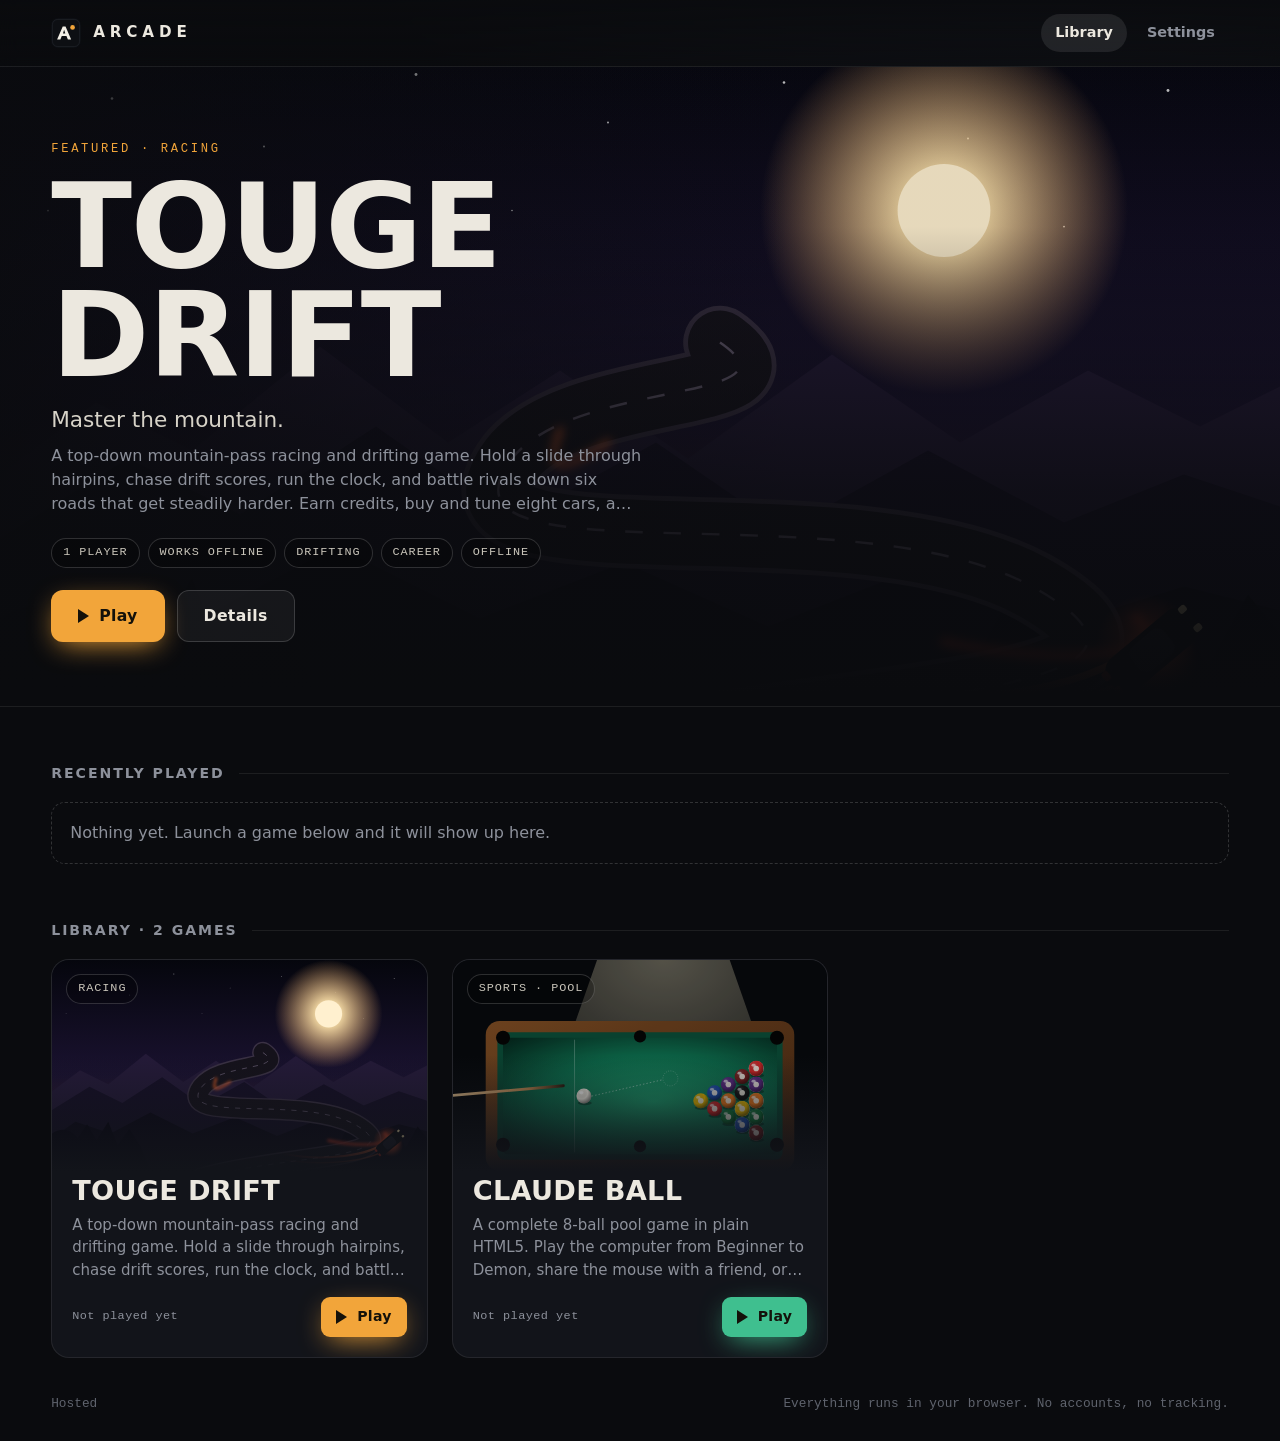
<file: index.html>
<!doctype html>
<html lang="en">
<head>
  <meta charset="utf-8">
  <title>Arcade</title>
  <meta name="viewport" content="width=device-width, initial-scale=1, viewport-fit=cover">
  <meta name="description" content="A personal arcade of browser games that work offline: Touge Drift and Claude Ball.">
  <meta name="theme-color" content="#0a0b0e">
  <meta name="color-scheme" content="dark">
  <link rel="manifest" href="manifest.webmanifest">
  <link rel="icon" type="image/svg+xml" href="assets/icons/arcade.svg">
  <link rel="apple-touch-icon" href="assets/icons/arcade-180.png">
  <link rel="stylesheet" href="launcher.css">
</head>
<body>
  <a class="skip" href="#main">Skip to content</a>
  <header class="bar">
    <a class="brand" href="#/" aria-label="Arcade home">
      <img src="assets/icons/arcade.svg" alt="" width="30" height="30">
      <span>ARCADE</span>
    </a>
    <nav aria-label="Main">
      <a href="#/" data-nav="home">Library</a>
      <a href="#/settings" data-nav="settings">Settings</a>
    </nav>
  </header>

  <main id="main" tabindex="-1"></main>

  <footer class="foot">
    <span id="foot-mode"></span>
    <span>Everything runs in your browser. No accounts, no tracking.</span>
  </footer>

  <dialog id="dlg"><form method="dialog"><h3 id="dlg-title"></h3><p id="dlg-text"></p><div class="dlg-actions"><button class="btn ghost" value="cancel" id="dlg-cancel">Cancel</button><button class="btn solid" value="ok" id="dlg-ok">OK</button></div></form></dialog>
  <div class="toast" id="toast" role="status" hidden></div>

  <script src="registry.js"></script>
  <script src="launcher.js"></script>
</body>
</html>
</file>
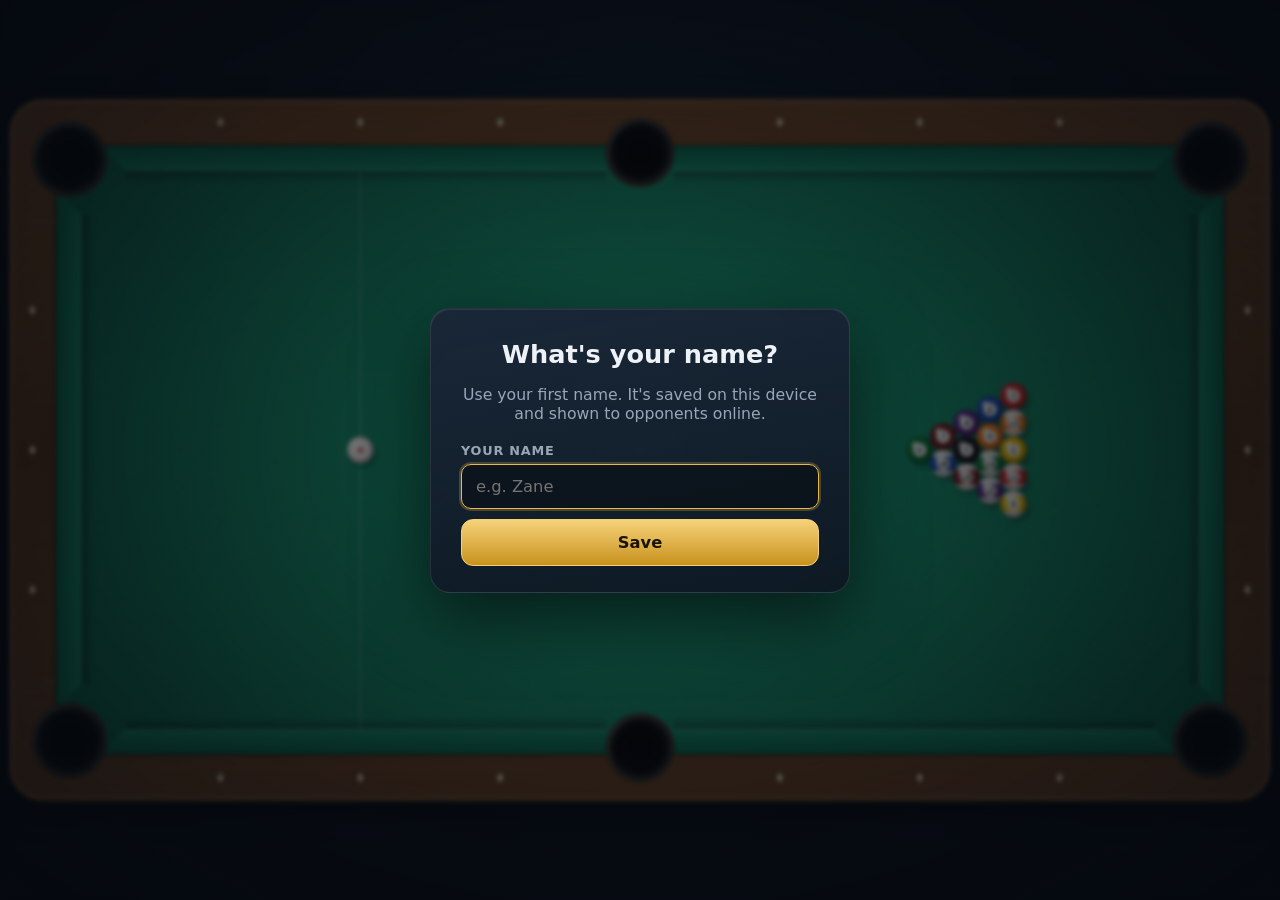
<file: games/claudeball/index.html>
<!DOCTYPE html>
<html lang="en">
<head>
<meta charset="UTF-8">
<meta name="viewport" content="width=device-width, initial-scale=1, maximum-scale=1, user-scalable=no, viewport-fit=cover">
<meta name="library-url" content="../../index.html">
<meta name="theme-color" content="#070b12">
<meta name="mobile-web-app-capable" content="yes">
<meta name="apple-mobile-web-app-capable" content="yes">
<meta name="apple-mobile-web-app-status-bar-style" content="black-translucent">
<meta name="apple-mobile-web-app-title" content="Claude Ball">
<meta name="format-detection" content="telephone=no">
<link rel="manifest" href="manifest.webmanifest">
<link rel="apple-touch-icon" href="icons/icon-180.png">
<link rel="icon" type="image/svg+xml" sizes="any" href="icons/favicon.svg">
<link rel="icon" type="image/png" sizes="32x32" href="icons/favicon-32.png">
<link rel="icon" type="image/png" sizes="64x64" href="icons/favicon-64.png">
<title>Claude Ball</title>
<style>
:root{--bg:#070b12;--panel:rgba(14,22,34,0.92);--line:rgba(255,255,255,0.1);--text:#eef2f7;--muted:#98a6b8;--gold:#e9b949;--gold-2:#c8921d;--green:#2fbf8a;--red:#ff6b5e;--font:"Segoe UI",system-ui,-apple-system,"Helvetica Neue",Roboto,Arial,sans-serif}*{box-sizing:border-box;margin:0;padding:0}[hidden]{display:none !important}html,body{height:100%;overscroll-behavior:none;-webkit-text-size-adjust:100%}html{overflow:hidden;position:fixed;inset:0;width:100%}body{-webkit-touch-callout:none;-webkit-tap-highlight-color:transparent;touch-action:manipulation;background:radial-gradient(ellipse at 50% 30%,#14202f 0%,#0a1018 55%,var(--bg) 100%);color:var(--text);font-family:var(--font);overflow:hidden;-webkit-user-select:none;user-select:none}#app{display:grid;grid-template-rows:auto minmax(0,1fr) auto;height:100vh;height:100dvh;height:var(--app-h,100dvh);padding:env(safe-area-inset-top) env(safe-area-inset-right) env(safe-area-inset-bottom) env(safe-area-inset-left)}#hud{grid-row:1;display:grid;grid-template-columns:minmax(0,1fr) minmax(0,1.1fr) minmax(0,1fr);gap:12px;align-items:stretch;padding:10px 14px 4px}.player-card{background:linear-gradient(160deg,rgba(255,255,255,0.07),rgba(255,255,255,0.02));border:1px solid var(--line);border-radius:12px;padding:8px 12px;min-width:0;transition:border-color .25s,box-shadow .25s,background .25s,opacity .25s;opacity:0.7}.player-card.active{opacity:1;border-color:var(--gold);box-shadow:0 0 0 1px var(--gold),0 6px 22px rgba(233,185,73,0.22);background:linear-gradient(160deg,rgba(233,185,73,0.16),rgba(255,255,255,0.03))}#card-1{text-align:right}#card-1 .mini-balls{justify-content:flex-end}.pname{font-weight:700;font-size:1.02rem;display:flex;gap:8px;align-items:center}#card-1 .pname{justify-content:flex-end}.badge{font-size:.68rem;text-transform:uppercase;letter-spacing:.08em;color:#0c1119;background:var(--gold);border-radius:999px;padding:1px 8px;font-weight:700}.badge:empty{display:none}.pgroup{color:var(--muted);font-size:.82rem;margin:2px 0 6px;white-space:nowrap;overflow:hidden;text-overflow:ellipsis}.mini-balls{display:flex;gap:4px;flex-wrap:wrap;min-height:20px}.mini-ball{width:20px;height:20px;border-radius:50%;position:relative;flex:none;font-size:10px;font-weight:800;line-height:20px;text-align:center;color:#111;box-shadow:inset -2px -3px 4px rgba(0,0,0,.35),inset 2px 2px 3px rgba(255,255,255,.4),0 1px 3px rgba(0,0,0,.5);transition:opacity .3s,transform .3s}.mini-ball span{display:inline-block;width:11px;height:11px;line-height:11px;border-radius:50%;background:#fbfaf3}.mini-ball.pocketed{opacity:0.18;transform:scale(.8)}.mini-ball.unknown{background:rgba(255,255,255,0.12);box-shadow:none;color:transparent}#status{display:flex;align-items:center;justify-content:center;text-align:center;font-size:1.05rem;font-weight:600;padding:6px 10px;line-height:1.25;border-radius:12px;background:rgba(0,0,0,0.28);border:1px solid var(--line)}#stage{grid-row:2;position:relative;min-height:0;min-width:0;overflow:hidden}#table{position:absolute;inset:0;display:block;cursor:crosshair;touch-action:none}#stage-info{position:absolute;top:6px;right:8px;z-index:5;display:flex;gap:6px;pointer-events:none}#stage-info span{padding:3px 10px;border-radius:999px;font-size:.85rem;font-weight:700;background:rgba(0,0,0,0.45);border:1px solid var(--line);font-variant-numeric:tabular-nums}#turn-timer.warn{color:#fff;background:rgba(150,28,20,0.9);border-color:var(--red)}#net-ping{font-weight:600;opacity:.75}#toast{position:absolute;left:50%;top:14px;transform:translateX(-50%);max-width:min(92%,640px);text-align:center;pointer-events:none;padding:10px 20px;border-radius:10px;font-weight:700;font-size:1.02rem;background:rgba(12,18,28,0.92);border:1px solid var(--gold);color:var(--text);box-shadow:0 8px 28px rgba(0,0,0,.5);animation:toast-in .25s ease}#toast.foul{border-color:var(--red);background:rgba(70,18,14,0.94)}#toast.good{border-color:var(--green)}@keyframes toast-in{from{opacity:0;transform:translate(-50%,-10px)}to{opacity:1;transform:translate(-50%,0)}}.overlay{position:absolute;inset:0;display:flex;align-items:center;justify-content:center;background:radial-gradient(ellipse at center,rgba(5,9,15,.45),rgba(5,9,15,.82));backdrop-filter:blur(2px);padding:16px;overflow-y:auto;animation:fade .3s ease}@keyframes fade{from{opacity:0}to{opacity:1}}.panel{width:min(420px,100%);margin:auto;padding:30px 30px 26px;text-align:center;background:linear-gradient(170deg,rgba(26,38,56,.97),var(--panel));border:1px solid var(--line);border-radius:20px;box-shadow:0 24px 70px rgba(0,0,0,.6),inset 0 1px 0 rgba(255,255,255,.08)}.panel.wide{width:min(760px,100%);text-align:left}.panel.wide h2{text-align:center}.logo{display:block;width:88px;height:88px;margin:0 auto 10px;border-radius:22%;box-shadow:0 10px 26px rgba(0,0,0,.55)}.logo-ball{width:74px;height:74px;border-radius:50%;margin:0 auto 10px;display:grid;place-items:center;font-size:2.1rem;font-weight:900;color:#111;background:radial-gradient(circle at 34% 30%,#4a4a4a 0%,#151515 45%,#000 100%);box-shadow:0 10px 26px rgba(0,0,0,.6),inset -4px -6px 10px rgba(0,0,0,.6);position:relative}.logo-ball::before{content:"8";position:absolute;inset:22px;border-radius:50%;background:#fbfaf3;display:grid;place-items:center;font-size:1.55rem;font-weight:900;color:#111}.logo-ball{color:transparent}h1{font-size:2.3rem;letter-spacing:.02em;font-weight:800;background:linear-gradient(180deg,#fff,#cfd8e6);-webkit-background-clip:text;background-clip:text;color:transparent}h2{font-size:1.6rem;font-weight:800;margin-bottom:16px}h3{color:var(--gold);font-size:.95rem;text-transform:uppercase;letter-spacing:.08em;margin-bottom:8px}.tagline{color:var(--muted);margin:6px 0 20px;font-size:.98rem}#over-reason{margin-top:-6px}.help-grid{display:grid;grid-template-columns:1fr 1fr;gap:22px;margin-bottom:18px}.help-grid ul{padding-left:18px;color:#d3dbe6;font-size:.93rem;line-height:1.5}.help-grid li{margin-bottom:5px}.btn{display:block;width:100%;padding:13px 18px;margin:10px 0 0;font:inherit;font-weight:700;font-size:1.02rem;color:var(--text);background:linear-gradient(180deg,rgba(255,255,255,.11),rgba(255,255,255,.04));border:1px solid rgba(255,255,255,.16);border-radius:12px;cursor:pointer;transition:transform .12s ease,box-shadow .2s,background .2s,border-color .2s}.btn:hover{transform:translateY(-2px);border-color:rgba(255,255,255,.4);box-shadow:0 8px 20px rgba(0,0,0,.4)}.btn:active{transform:translateY(0)}.btn:focus-visible{outline:2px solid var(--gold);outline-offset:2px}.btn.primary{color:#1a1204;border-color:#f4cf7a;background:linear-gradient(180deg,#f6d27a,var(--gold-2))}.btn.primary:hover{box-shadow:0 8px 24px rgba(233,185,73,.35)}.btn.ghost{background:transparent;color:var(--muted);font-weight:600;font-size:.92rem}.btn.diff{display:flex;flex-direction:column;gap:2px;text-align:left;padding:12px 18px}.btn.diff b{font-size:1.1rem}.btn.diff span{font-weight:500;font-size:.85rem;color:var(--muted)}.btn.diff[data-diff="easy"]:hover{border-color:#5fd39a}.btn.diff[data-diff="medium"]:hover{border-color:var(--gold)}.btn.diff[data-diff="hard"]:hover{border-color:var(--red)}.btn.diff[data-diff="beginner"]:hover{border-color:#8fd3ff}.btn.diff[data-diff="professional"]:hover{border-color:#ff4d3d}.btn.diff.demon{background:linear-gradient(180deg,rgba(120,10,10,.55),rgba(40,0,0,.65));border-color:rgba(255,60,50,.55)}.btn.diff.demon b{color:#ff6b5e;letter-spacing:.12em;text-transform:uppercase}.btn.diff.demon:hover{border-color:#ff2d1f;box-shadow:0 8px 26px rgba(255,45,31,.35)}#menu-diff .panel{padding-top:22px;padding-bottom:20px}#menu-diff .btn.diff{padding:9px 16px;margin-top:8px}#controls{grid-row:3;display:flex;align-items:center;gap:16px;padding:8px 14px 12px;flex-wrap:wrap;justify-content:space-between}.power-wrap{display:flex;align-items:center;gap:10px;flex:1 1 280px;min-width:220px;max-width:460px}.power-label{font-weight:700;color:var(--muted);font-size:.85rem;text-transform:uppercase;letter-spacing:.08em}#power-slider{touch-action:none;--thumb-w:26px;--thumb-h:30px;-webkit-appearance:none;appearance:none;flex:1;height:20px;border-radius:10px;margin:0;cursor:pointer;--fill:0%;background:linear-gradient(90deg,#2fbf8a,#e9d34a 60%,#ff5a45) 0 0 / 100% 100% no-repeat;-webkit-mask:none;border:1px solid var(--line);box-shadow:inset 0 2px 4px rgba(0,0,0,.5);position:relative;opacity:.95}#power-slider:disabled{cursor:not-allowed;filter:grayscale(1) brightness(.55);opacity:.7}#power-slider::-webkit-slider-thumb{-webkit-appearance:none;appearance:none;width:var(--thumb-w);height:var(--thumb-h);border-radius:8px;cursor:grab;background:linear-gradient(180deg,#fff,#cfd6e0);border:2px solid var(--gold);box-shadow:0 3px 10px rgba(0,0,0,.6)}#power-slider:active::-webkit-slider-thumb{cursor:grabbing}#power-slider::-moz-range-thumb{width:22px;height:28px;border-radius:8px;background:#fff;border:2px solid var(--gold)}.power-wrap.armed .power-label{color:var(--gold)}#power-pct{width:3.2em;text-align:right;font-variant-numeric:tabular-nums;font-weight:700}.hint{color:var(--muted);font-size:.85rem;flex:1 1 260px;text-align:center}.buttons{display:flex;gap:8px}.btn.small{width:auto;margin:0;padding:8px 14px;font-size:.88rem;border-radius:9px}@media (max-width:760px){#hud{grid-template-columns:1fr 1fr;gap:8px;padding:8px 10px 2px}#status{grid-column:1 / -1;grid-row:1;font-size:.95rem;padding:4px 8px}.mini-ball{width:17px;height:17px;line-height:17px;font-size:9px}.mini-ball span{width:10px;height:10px;line-height:10px}.hint{display:none}#controls{padding:6px 10px 10px}.help-grid{grid-template-columns:1fr}h1{font-size:1.9rem}.panel{padding:22px 18px}}@media (max-height:560px){.logo,.logo-ball{display:none}.tagline{margin-bottom:8px}.btn{padding:9px 14px;margin-top:7px}.panel{padding:16px 20px}}.nudge{display:none;gap:8px}@media (pointer:coarse){.nudge{display:flex}.hint{display:none}#power-slider{height:28px;border-radius:14px;--thumb-w:40px;--thumb-h:46px}.btn.small{padding:11px 14px;min-height:44px;font-size:.95rem}.btn{min-height:46px}#table{cursor:default}}@media (max-width:520px),(max-height:500px){#stage-info{top:3px;right:5px;gap:4px}#stage-info span{padding:1px 8px;font-size:.74rem}}@media (max-width:520px){#hud{grid-template-columns:1fr 1fr;gap:6px;padding:6px 8px 2px}#status{grid-column:1 / -1;grid-row:1;font-size:.88rem;padding:3px 8px;min-height:28px;line-height:1.2}.player-card{padding:4px 8px}.pname{font-size:.92rem}.pgroup{font-size:.7rem;margin:0 0 3px}.mini-ball{width:15px;height:15px;line-height:15px;font-size:8px}.mini-ball span{width:9px;height:9px;line-height:9px}.mini-balls{gap:3px;min-height:15px}#controls{padding:4px 8px 6px;gap:6px}.power-wrap{flex:1 1 100%;max-width:none}.power-label{display:none}.nudge{flex:1}.nudge .btn.small{flex:1;min-height:40px;padding:6px 10px}.btn.small{min-height:40px;padding:6px 10px}.buttons{gap:6px}#toast{top:6px;font-size:.92rem;padding:8px 14px}.panel{padding:22px 18px}.btn.diff span{font-size:.8rem}}@media (max-height:500px) and (orientation:landscape){#app{grid-template-columns:138px minmax(0,1fr);grid-template-rows:minmax(0,1fr) auto}#hud{grid-row:1;grid-column:1;display:flex;flex-direction:column;gap:6px;padding:6px 0 0 8px;overflow:hidden}#hud[hidden] + #stage{grid-column:1 / -1;grid-row:1}#stage{grid-row:1;grid-column:2}#controls{grid-row:2;grid-column:1 / -1;padding:2px 10px 4px;gap:8px;flex-wrap:nowrap}#status{order:-1;font-size:.78rem;padding:4px 6px;line-height:1.2;min-height:0}#card-1{text-align:left}#card-1 .pname,#card-1 .mini-balls{justify-content:flex-start}.player-card{padding:5px 7px}.pname{font-size:.82rem;flex-wrap:wrap;gap:4px}.badge{font-size:.58rem;padding:0 6px}.pgroup{font-size:.68rem;margin:1px 0 3px}.mini-balls{gap:2px;min-height:12px}.mini-ball{width:13px;height:13px;line-height:13px;font-size:7px}.mini-ball span{width:8px;height:8px;line-height:8px}.power-wrap{flex:1 1 auto;max-width:none}.power-label{display:none}#power-slider{height:24px;--thumb-w:36px;--thumb-h:34px}.btn.small{padding:4px 10px;min-height:34px;font-size:.8rem}#toast{top:4px;padding:5px 12px;font-size:.85rem}.overlay{align-items:flex-start}}.btn.ghost{text-align:center;text-decoration:none}.install-tip{margin-top:14px;color:var(--gold);font-size:.85rem}.panel.wide-ish{width:min(520px,100%)}.field{display:block;text-align:left;margin:10px 0 0}.field>span{display:block;font-size:.8rem;font-weight:700;letter-spacing:.06em;text-transform:uppercase;color:var(--muted);margin-bottom:6px}.field>span i{text-transform:none;letter-spacing:0;font-weight:500}input[type="text"]{width:100%;padding:12px 14px;font:inherit;font-size:1.02rem;color:var(--text);background:rgba(0,0,0,.35);border:1px solid rgba(255,255,255,.18);border-radius:10px;outline:none;-webkit-user-select:text;user-select:text}input[type="text"]:focus{border-color:var(--gold);box-shadow:0 0 0 2px rgba(233,185,73,.25)}.err{color:var(--red);font-size:.88rem;margin-top:8px;text-align:left}.fineprint{margin-top:14px;color:var(--muted);font-size:.78rem}.btn.online{background:linear-gradient(180deg,#e9906f,#c4623f);border-color:#f0a98d;color:#fff}.btn.online:hover{box-shadow:0 8px 24px rgba(217,119,87,.4)}.switch-row{display:flex;align-items:center;justify-content:space-between;gap:12px;margin:14px 0 4px;padding:10px 12px;border-radius:10px;background:rgba(255,255,255,.05);border:1px solid var(--line);cursor:pointer;text-align:left}.switch-text b{display:block;font-size:1rem}.switch-text small{color:var(--muted);font-size:.8rem}.switch{position:relative;width:50px;height:28px;flex:none}.switch input{position:absolute;inset:0;opacity:0;width:100%;height:100%;margin:0;cursor:pointer;z-index:2}.switch .slider{position:absolute;inset:0;border-radius:999px;background:#3b4452;transition:background .2s}.switch .slider::after{content:"";position:absolute;top:3px;left:3px;width:22px;height:22px;border-radius:50%;background:#fff;transition:transform .2s;box-shadow:0 2px 6px rgba(0,0,0,.4)}.switch input:checked + .slider{background:#d97757}.switch input:checked + .slider::after{transform:translateX(22px)}.switch input:focus-visible + .slider{outline:2px solid var(--gold);outline-offset:2px}.pin{font-size:3.4rem;font-weight:800;letter-spacing:.18em;padding-left:.18em;margin:2px 0 6px;color:#f6d27a;text-shadow:0 4px 18px rgba(233,185,73,.35);font-variant-numeric:tabular-nums}.join-row{display:flex;gap:10px;align-items:stretch}.join-row input{flex:1;text-align:center;font-size:1.4rem;letter-spacing:.3em;font-variant-numeric:tabular-nums}.join-row .btn{width:120px;margin:0}.list-head{display:flex;align-items:center;justify-content:space-between;margin:18px 0 8px}.list-head h3{margin:0}.table-list{display:flex;flex-direction:column;gap:8px;max-height:36vh;overflow-y:auto;text-align:left}.list-note{color:var(--muted);font-size:.92rem;padding:10px 2px}.table-row{display:grid;grid-template-columns:1fr auto;grid-template-areas:"n s" "h s";gap:2px 12px;align-items:center;width:100%;padding:10px 14px;font:inherit;text-align:left;color:var(--text);background:rgba(255,255,255,.06);border:1px solid var(--line);border-radius:10px;cursor:pointer}.table-row:hover:not(:disabled){border-color:#d97757;background:rgba(217,119,87,.12)}.table-row:disabled{opacity:.5;cursor:not-allowed}.tr-name{grid-area:n;font-weight:700}.tr-sub{grid-area:h;color:var(--muted);font-size:.8rem}.tr-seats{grid-area:s;font-weight:700;color:#f6d27a}@media (max-width:520px){.pin{font-size:2.8rem}.join-row .btn{width:96px}}@media (max-height:500px) and (orientation:landscape){.pin{font-size:2.2rem}.table-list{max-height:28vh}}.diag{margin-top:10px;padding:10px 12px;border-radius:10px;font-size:.88rem;line-height:1.4;text-align:left;background:rgba(255,255,255,.06);border:1px solid var(--line)}.diag.ok{border-color:var(--green)}.diag.bad{border-color:var(--red)}.flip{background:radial-gradient(ellipse at center,rgba(5,9,15,.55),rgba(5,9,15,.9))}.flip-panel{padding-top:26px}.coin-wrap{perspective:700px;height:130px;display:grid;place-items:center;margin-bottom:8px}.coin{position:relative;width:104px;height:104px;transform-style:preserve-3d;animation:coin-spin 2.4s cubic-bezier(.2,.7,.25,1) forwards}.coin .face{position:absolute;inset:0;border-radius:50%;display:grid;place-items:center;font-weight:900;letter-spacing:.08em;font-size:.95rem;color:#3a2a05;backface-visibility:hidden;background:radial-gradient(circle at 35% 30%,#fff3bf,#e9b949 55%,#a8730f);border:4px solid #f6d27a;box-shadow:0 10px 24px rgba(0,0,0,.55),inset 0 0 14px rgba(120,80,0,.5)}.coin .back{transform:rotateY(180deg)}@keyframes coin-spin{from{transform:translateY(40px) rotateY(0deg) scale(.8)}35%{transform:translateY(-34px) rotateY(calc(var(--end) * .5)) scale(1.1)}to{transform:translateY(0) rotateY(var(--end)) scale(1)}}@media (prefers-reduced-motion:reduce){.coin{animation-duration:.01s}}.btn.danger{border-color:rgba(255,107,94,.55);color:#ffb3ab}.btn.danger:hover{border-color:var(--red);box-shadow:0 8px 22px rgba(255,107,94,.25)}.qr-box{display:block;width:100%;margin:6px 0 4px;padding:12px;cursor:pointer;font:inherit;color:var(--text);background:rgba(255,255,255,.05);border:1px dashed rgba(255,255,255,.28);border-radius:14px}.qr-box:hover{border-color:var(--gold)}.qr-box svg{width:168px;height:168px;display:block;margin:0 auto 6px;border-radius:10px;background:#fff}.qr-box small,.qr-big small{display:block;color:var(--muted);font-size:.82rem}.qr-full{background:rgba(5,9,15,.96)}.qr-big{all:unset;display:flex;flex-direction:column;align-items:center;gap:12px;cursor:pointer;width:100%;height:100%;justify-content:center;text-align:center;color:var(--text)}.qr-big svg{width:min(88vw,78vh);height:min(88vw,78vh);border-radius:18px;background:#fff;box-shadow:0 20px 60px rgba(0,0,0,.6)}.qr-big small{font-size:1rem}@media (max-height:500px) and (orientation:landscape){.qr-box svg{width:120px;height:120px}}.name-chip{display:inline-flex;align-items:center;gap:8px;margin:0 auto 14px;padding:7px 14px;font:inherit;font-weight:700;color:var(--text);cursor:pointer;background:rgba(255,255,255,.07);border:1px solid var(--line);border-radius:999px;max-width:100%}.name-chip:hover{border-color:var(--gold);background:rgba(233,185,73,.12)}.name-chip .who{overflow:hidden;text-overflow:ellipsis;white-space:nowrap;max-width:14em}.name-chip .who::before{content:"\1F464 "}.name-chip .edit{font-size:.72rem;font-weight:600;color:var(--muted);text-transform:uppercase;letter-spacing:.08em}.name-chip.empty .who{color:var(--gold)}#menu-online .name-chip{display:flex;justify-content:center;margin-bottom:8px}#coach{position:absolute;left:50%;top:10px;transform:translateX(-50%);z-index:6;width:min(94%,520px);padding:12px 16px 14px;text-align:left;background:rgba(12,18,28,.94);border:1px solid var(--gold);border-radius:14px;box-shadow:0 12px 34px rgba(0,0,0,.55);animation:toast-in .25s ease}.coach-top{display:flex;align-items:center;justify-content:space-between;gap:10px;margin-bottom:6px}#coach-step{font-size:.74rem;font-weight:800;letter-spacing:.1em;text-transform:uppercase;color:var(--gold)}.coach-skip{font:inherit;font-size:.82rem;font-weight:700;color:var(--muted);background:none;border:1px solid var(--line);border-radius:999px;padding:4px 12px;cursor:pointer}.coach-skip:hover{color:var(--text);border-color:var(--gold)}#coach-text{font-size:1.04rem;font-weight:600;line-height:1.35}#coach .btn.small{margin-top:10px}#power-slider.pulse{animation:slider-pulse 1.1s ease-in-out infinite}.power-wrap.pulse{border-radius:12px;animation:wrap-pulse 1.1s ease-in-out infinite}@keyframes wrap-pulse{0%,100%{box-shadow:0 0 0 0 rgba(233,185,73,0)}50%{box-shadow:0 0 0 5px rgba(233,185,73,.55)}}@media (max-width:520px){#coach{top:6px;padding:9px 12px 11px}#coach-text{font-size:.94rem}}@media (max-height:500px) and (orientation:landscape){#coach{top:4px;padding:6px 12px 8px}#coach-text{font-size:.85rem}.coach-top{margin-bottom:2px}}.field.vol{margin:14px 0 10px}.field.vol span{display:block;margin-bottom:8px}#vol{width:100%;height:34px;-webkit-appearance:none;appearance:none;background:transparent;touch-action:none}#vol::-webkit-slider-runnable-track{height:12px;border-radius:6px;background:linear-gradient(to right,var(--gold) var(--fill,70%),rgba(255,255,255,.16) var(--fill,70%))}#vol::-moz-range-track{height:12px;border-radius:6px;background:rgba(255,255,255,.16)}#vol::-moz-range-progress{height:12px;border-radius:6px;background:var(--gold)}#vol::-webkit-slider-thumb{-webkit-appearance:none;width:28px;height:28px;margin-top:-8px;border-radius:50%;background:#fff;border:3px solid var(--gold)}#vol::-moz-range-thumb{width:22px;height:22px;border-radius:50%;background:#fff;border:3px solid var(--gold)}#menu-settings .name-chip{display:flex;justify-content:center;margin-bottom:6px}.name-chip.static{cursor:default}.name-chip.static:hover{border-color:inherit;background:inherit}
</style>
</head>
<body>
<div id="app">
<header id="hud" hidden>
<div class="player-card" id="card-0">
<div class="pname"><span class="name"></span><span class="badge"></span></div>
<div class="pgroup"></div>
<div class="mini-balls"></div>
</div>
<div id="status" aria-live="polite"></div>
<div class="player-card" id="card-1">
<div class="pname"><span class="name"></span><span class="badge"></span></div>
<div class="pgroup"></div>
<div class="mini-balls"></div>
</div>
</header>
<main id="stage">
<canvas id="table" aria-label="Pool table"></canvas>
<div id="stage-info"><span id="turn-timer" hidden></span><span id="net-ping" hidden title="Round trip to your opponent"></span></div>
<div id="toast" role="status" hidden></div>
<div id="coach" hidden role="dialog" aria-live="polite">
<div class="coach-top"><span id="coach-step">Step 1 of 3</span><button class="coach-skip" id="btn-coach-skip" type="button">Skip tutorial</button></div>
<p id="coach-text"></p>
<button class="btn small primary" id="btn-coach-done" type="button" hidden>Start playing</button>
</div>
<section class="overlay" id="menu-main">
<div class="panel">
<img class="logo" src="icons/icon.svg" alt="" width="96" height="96">
<h1>Claude Ball</h1>
<p class="tagline">Offline 8-ball pool for one or two players</p>
<button class="btn primary" id="btn-play">Play</button>
<button class="btn" id="btn-help">How to Play</button>
<button class="btn" id="btn-settings">Settings</button>
<a class="btn ghost" id="btn-library" href="#" hidden>&larr; Back to Library</a>
<p class="install-tip" id="install-tip" hidden>Install: tap <b>Share</b> &rarr; <b>Add to Home Screen</b></p>
</div>
</section>
<section class="overlay" id="menu-play" hidden>
<div class="panel">
<h2>Play</h2>
<button class="btn primary" id="btn-single">Single Player</button>
<button class="btn primary" id="btn-two">Local Two Player</button>
<button class="btn primary online" id="btn-online">Online</button>
<button class="btn ghost" id="btn-play-back">Back</button>
</div>
</section>
<section class="overlay" id="menu-settings" hidden>
<div class="panel">
<h2>Settings</h2>
<button class="name-chip" id="name-chip" type="button" title="Change your name"><span class="who">Set your name</span><span class="edit">edit</span></button>
<label class="field vol"><span>Sound volume: <b id="vol-pct">70%</b></span>
<input id="vol" type="range" min="0" max="100" step="1" value="70"></label>
<button class="btn ghost" id="btn-settings-back">Back</button>
</div>
</section>
<section class="overlay" id="menu-diff" hidden>
<div class="panel">
<h2>Choose Difficulty</h2>
<button class="btn diff" data-diff="beginner"><b>Beginner</b><span>Barely knows what it's doing</span></button>
<button class="btn diff" data-diff="easy"><b>Easy</b><span>Wobbly aim, frequent mistakes</span></button>
<button class="btn diff" data-diff="medium"><b>Medium</b><span>Decent shots, beatable</span></button>
<button class="btn diff" data-diff="hard"><b>Hard</b><span>Plans shots, avoids fouls</span></button>
<button class="btn diff" data-diff="professional"><b>Professional</b><span>Near-perfect aim, plays for position</span></button>
<button class="btn diff demon" data-diff="demon"><b>Demon</b><span>Flawless. You are not meant to win.</span></button>
<button class="btn ghost" id="btn-diff-back">Back</button>
</div>
</section>
<section class="overlay" id="menu-help" hidden>
<div class="panel wide">
<h2>How to Play</h2>
<div class="help-grid">
<div>
<h3>Controls</h3>
<ul>
<li><b>Move the mouse</b> to aim the cue.</li>
<li><b>Click the table</b> to lock the aim (click again, right-click or <b>Esc</b> to unlock).</li>
<li><b>Drag the Power slider</b> at the bottom, then <b>release</b> to shoot.</li>
<li><b>Arrow keys</b> (or the on-screen &#9664; &#9654; on touch screens) fine-tune aim.</li>
<li><b>Touch:</b> drag on the table to aim, lift your finger to lock, then drag the slider.</li>
<li>With <b>ball in hand</b>, click to place the cue ball behind the head string (left two diamonds).</li>
<li><b>M</b> toggles sound.</li>
</ul>
</div>
<div>
<h3>Rules (simplified WPA)</h3>
<ul>
<li>Break: pocket a ball, or drive at least 4 balls to a rail. An 8-ball pocketed on the break is re-spotted.</li>
<li>The first ball legally pocketed after the break decides who plays <b>solids (1-7)</b> and who plays <b>stripes (9-15)</b>.</li>
<li>Keep shooting while you pocket your own balls.</li>
<li>Fouls (a scratch, hitting the wrong ball first, or hitting no ball) give your opponent <b>ball in hand</b> behind the head string.</li>
<li>Clear your group, then pocket the <b>8-ball</b> to win. Sinking it early, or fouling while you sink it, loses.</li>
</ul>
</div>
</div>
<button class="btn" id="btn-help-tutorial">Replay the tutorial</button>
<button class="btn primary" id="btn-help-back">Back</button>
</div>
</section>
<section class="overlay" id="menu-online" hidden>
<div class="panel">
<h2>Play Online</h2>
<div class="name-chip static" id="name-chip-online"><span class="who">Set your name</span></div>
<button class="btn primary" id="btn-join-invite" hidden>Join table <b id="invite-pin"></b></button>
<button class="btn primary" id="btn-host-table">Host a Table</button>
<button class="btn primary" id="btn-find-table">Find a Table</button>
<button class="btn" id="btn-diag">Test my connection</button>
<p class="diag" id="diag-out" hidden></p>
<button class="btn ghost" id="btn-online-back">Back</button>
<p class="fineprint">&#128274; Games are end-to-end encrypted. Online play needs an internet connection; local and computer games stay fully offline.</p>
</div>
</section>
<section class="overlay" id="menu-host" hidden>
<div class="panel">
<h2>Host a Table</h2>
<label class="field"><span>Table name</span>
<input id="host-name" type="text" maxlength="24" autocomplete="off" spellcheck="false"></label>
<label class="field"><span>Password <i>(optional)</i></span>
<input id="host-pass" type="text" maxlength="20" autocomplete="off" spellcheck="false" placeholder="Leave empty for none"></label>
<label class="switch-row">
<span class="switch-text"><b id="vis-label">Public</b><small id="vis-hint">Listed in Find a Table</small></span>
<span class="switch"><input type="checkbox" id="host-public" checked><span class="slider"></span></span>
</label>
<p class="err" id="host-err" hidden></p>
<button class="btn primary" id="btn-create-table">Create Table</button>
<button class="btn ghost" id="btn-host-back">Back</button>
</div>
</section>
<section class="overlay" id="menu-wait" hidden>
<div class="panel">
<h2 id="wait-name">Your table</h2>
<p class="tagline">Table number</p>
<div class="pin" id="wait-pin">----</div>
<p class="tagline" id="wait-status">Waiting for an opponent&hellip;</p>
<button class="qr-box" id="qr-box" type="button" hidden aria-label="Show the QR code larger"><span id="qr-svg"></span><small>Scan to join &middot; tap to enlarge</small></button>
<button class="btn" id="btn-copy-pin">Copy invite</button>
<button class="btn ghost" id="btn-wait-cancel">Close table</button>
</div>
</section>
<section class="overlay" id="menu-find" hidden>
<div class="panel wide-ish">
<h2>Find a Table</h2>
<div class="join-row">
<input id="find-pin" type="text" inputmode="numeric" pattern="[0-9]*" maxlength="4" autocomplete="off" placeholder="Table #">
<button class="btn primary" id="btn-join-pin">Join</button>
</div>
<p class="err" id="find-err" hidden></p>
<div class="list-head"><h3>Public tables</h3><button class="btn small" id="btn-refresh">Refresh</button></div>
<div id="table-list" class="table-list"></div>
<button class="btn ghost" id="btn-find-back">Back</button>
</div>
</section>
<section class="overlay" id="menu-pass" hidden>
<div class="panel">
<h2 id="pass-title">Password needed</h2>
<label class="field"><span>Password</span>
<input id="pass-input" type="text" maxlength="20" autocomplete="off" spellcheck="false"></label>
<p class="err" id="pass-err" hidden></p>
<button class="btn primary" id="btn-pass-join">Join</button>
<button class="btn ghost" id="btn-pass-cancel">Cancel</button>
</div>
</section>
<section class="overlay" id="menu-name" hidden>
<div class="panel">
<h2 id="name-title">What's your name?</h2>
<p class="tagline" id="name-sub">Use your first name. It's saved on this device and shown to opponents online.</p>
<label class="field"><span>Your name</span>
<input id="nick" type="text" maxlength="16" autocomplete="off" autocapitalize="words" spellcheck="false" placeholder="e.g. Zane"></label>
<p class="err" id="nick-err" hidden></p>
<button class="btn primary" id="btn-name-save">Save</button>
<button class="btn ghost" id="btn-name-cancel">Cancel</button>
</div>
</section>
<section class="overlay" id="menu-pause" hidden>
<div class="panel">
<h2>Menu</h2>
<button class="btn primary" id="btn-resume">Resume</button>
<button class="btn" id="btn-pause-restart">Restart game</button>
<button class="btn" id="btn-sound-pause">Sound: On</button>
<button class="btn" id="btn-pause-library" hidden>Back to Library</button>
<button class="btn danger" id="btn-pause-main">Return to main menu</button>
</div>
</section>
<section class="overlay" id="menu-confirm" hidden>
<div class="panel">
<h2 id="confirm-title">Leave this match?</h2>
<p class="tagline" id="confirm-text">Your opponent will be told you left and the game will end.</p>
<button class="btn danger" id="btn-leave-yes">Leave match</button>
<button class="btn primary" id="btn-leave-no">Stay</button>
</div>
</section>
<section class="overlay qr-full" id="menu-qr" hidden>
<button class="qr-big" id="qr-big" type="button" aria-label="Close the QR code"><span id="qr-svg-big"></span><small>Tap anywhere to go back</small></button>
</section>
<section class="overlay flip" id="flip" hidden>
<div class="panel flip-panel">
<div class="coin-wrap"><div class="coin" id="coin"><span class="face front">HEADS</span><span class="face back">TAILS</span></div></div>
<h2 id="flip-title">Coin toss</h2>
<p class="tagline" id="flip-sub"></p>
</div>
</section>
<section class="overlay" id="menu-over" hidden>
<div class="panel">
<h2 id="over-title">Game Over</h2>
<p id="over-reason" class="tagline"></p>
<button class="btn primary" id="btn-again">Play Again</button>
<button class="btn" id="btn-over-menu">Main Menu</button>
</div>
</section>
</main>
<footer id="controls" hidden>
<div class="power-wrap">
<span class="power-label">Power</span>
<input type="range" id="power-slider" min="0" max="1000" value="0" step="1" disabled
aria-label="Shot power: drag, then release to shoot" tabindex="-1">
<span id="power-pct">0%</span>
</div>
<div class="hint" id="hint">Move the mouse to aim &middot; click the table to lock the aim</div>
<div class="nudge" aria-label="Fine-tune aim">
<button class="btn small" id="btn-nudge-l" aria-label="Rotate aim left">&#9664;</button>
<button class="btn small" id="btn-nudge-r" aria-label="Rotate aim right">&#9654;</button>
</div>
<div class="buttons">
<button class="btn small" id="btn-menu">Menu</button>
</div>
</footer>
</div>
<noscript><p style="color:#fff;padding:2em">This game needs JavaScript enabled.</p></noscript>
<script>
!function(){"use strict";const x=globalThis.Pool=globalThis.Pool||{},y=1e3,n=500,a=Math.SQRT1_2,E=[{x:-10,y:-10,r:27,kind:"corner",ax:a,ay:a},{x:1010,y:-10,r:27,kind:"corner",ax:-a,ay:a},{x:-10,y:510,r:27,kind:"corner",ax:a,ay:-a},{x:1010,y:510,r:27,kind:"corner",ax:-a,ay:-a},{x:500,y:-16,r:24,kind:"side",ax:0,ay:1},{x:500,y:516,r:24,kind:"side",ax:0,ay:-1}],r=[{x1:40,y1:0,x2:470,y2:0,nx:0,ny:-1},{x1:530,y1:0,x2:960,y2:0,nx:0,ny:-1},{x1:40,y1:n,x2:470,y2:n,nx:0,ny:1},{x1:530,y1:n,x2:960,y2:n,nx:0,ny:1},{x1:0,y1:40,x2:0,y2:460,nx:-1,ny:0},{x1:y,y1:40,x2:y,y2:460,nx:1,ny:0}];x.CONFIG={W:y,H:n,R:12,RAIL:64,CUSHION:22,HEAD_X:250,FOOT_X:750,POCKETS:E,SEGMENTS:r,DT:1/300,MAX_SPEED:2300,DECEL:110,DRAG:.55,STOP_SPEED:4,BALL_E:.95,CUSHION_E:.74,CUSHION_FRICTION:.98,POWER_EXPONENT:1.5,CHARGE_TIME:1.7,MIN_POWER:.04,TURN_SECONDS:30,TURN_GRACE:1.5,BALL_COLORS:{1:"#f2c200",2:"#1b4fb5",3:"#d62828",4:"#5b2a86",5:"#f07a1a",6:"#0f7a3a",7:"#7a1f1f",8:"#141414"}}}();
</script>
<script>
!function(){"use strict";const t=globalThis.Pool=globalThis.Pool||{},o=t.CONFIG,n=o.R,e=2*n;function c(t,o,n){return{id:t,x:o,y:n,vx:0,vy:0,pocketed:!1,pocketIdx:-1,pocketTime:0}}function i(t,o){for(let n=t.length-1;n>0;n--){const e=Math.floor(o()*(n+1));[t[n],t[e]]=[t[e],t[n]]}return t}function r(t){return t.balls[0]}function s(t,o){return t.balls.find(t=>t.id===o)}function l(t,o,n,e,c){t.events&&t.events.push({type:o,speed:n,a:e,b:c})}function f(t,o,n){o.pocketed=!0,o.pocketIdx=n,o.pocketTime=t.time,o.vx=o.vy=0,0===o.id?t.shot.cuePocketed=!0:t.shot.pocketed.push(o.id),l(t,"pocket",0,o.id)}function u(t){const n=t.balls,c=t.shot;for(let i=0;i<n.length;i++){const r=n[i];if(!r.pocketed)for(let s=i+1;s<n.length;s++){const i=n[s];if(i.pocketed)continue;let f=i.x-r.x,u=i.y-r.y;const a=f*f+u*u;if(a>=e*e)continue;let h=Math.sqrt(a);h<1e-6&&(f=1,u=0,h=1e-6);const x=f/h,y=u/h,d=(e-h)/2+1e-4;r.x-=x*d,r.y-=y*d,i.x+=x*d,i.y+=y*d;const p=(i.vx-r.vx)*x+(i.vy-r.vy)*y;if(p>=0)continue;const v=-(1+o.BALL_E)*p/2;r.vx-=v*x,r.vy-=v*y,i.vx+=v*x,i.vy+=v*y,null!==c.firstContact||0!==r.id&&0!==i.id||(c.firstContact=0===r.id?i.id:r.id),l(t,"ball",-p,r.id,i.id)}}}function a(t){const e=t.shot;for(const c of t.balls)if(!c.pocketed)for(const i of o.SEGMENTS){const r=i.x2-i.x1,s=i.y2-i.y1,f=r*r+s*s;let u=((c.x-i.x1)*r+(c.y-i.y1)*s)/f;u=u<0?0:u>1?1:u;const a=i.x1+r*u,h=i.y1+s*u;let x=c.x-a,y=c.y-h;const d=x*x+y*y;if(d>=n*n)continue;let p,v,E=Math.sqrt(d);E<1e-6?(p=-i.nx,v=-i.ny,E=0):(p=x/E,v=y/E),c.x+=p*(n-E),c.y+=v*(n-E);const M=c.vx*p+c.vy*v;if(M>=0)continue;const k=c.vx-M*p,C=c.vy-M*v;c.vx=k*o.CUSHION_FRICTION-M*o.CUSHION_E*p,c.vy=C*o.CUSHION_FRICTION-M*o.CUSHION_E*v,e.cushionBalls.indexOf(c.id)<0&&e.cushionBalls.push(c.id),null!==e.firstContact&&(e.cushionAfterContact=!0),l(t,"cushion",-M,c.id)}}function h(t,e){e=e||o.DT,t.time+=e;for(const n of t.balls){if(n.pocketed)continue;n.x+=n.vx*e,n.y+=n.vy*e;const c=Math.hypot(n.vx,n.vy);if(c>0){const i=c-(o.DECEL+o.DRAG*c)*e;if(i<=o.STOP_SPEED){n.vx=n.vy=0;for(let e=0;e<o.POCKETS.length;e++){const c=o.POCKETS[e];if(Math.hypot(n.x-c.x,n.y-c.y)<c.r+20){f(t,n,e);break}}}else{const t=i/c;n.vx*=t,n.vy*=t}}}u(t),u(t),a(t),u(t),a(t),function(t){for(const e of t.balls){if(e.pocketed)continue;let c=-1,i=1/0;for(let n=0;n<o.POCKETS.length;n++){const r=o.POCKETS[n],s=e.x-r.x,l=e.y-r.y,u=Math.sqrt(s*s+l*l);if(u<r.r){f(t,e,n),c=-2;break}u<i&&(i=u,c=n)}if(-2!==c&&!e.pocketed&&(e.x<0||e.x>o.W||e.y<0||e.y>o.H)){if(i<70){f(t,e,c);continue}const r=Math.min(o.W-n,Math.max(n,e.x)),s=Math.min(o.H-n,Math.max(n,e.y));r!==e.x&&(e.vx=Math.abs(e.vx)*(r>e.x?1:-1)*o.CUSHION_E),s!==e.y&&(e.vy=Math.abs(e.vy)*(s>e.y?1:-1)*o.CUSHION_E),e.x=r,e.y=s}}}(t)}function x(t){for(const o of t.balls)if(!o.pocketed&&(0!==o.vx||0!==o.vy))return!0;return!1}function y(t){return o.MAX_SPEED*Math.pow(Math.max(0,Math.min(1,t)),o.POWER_EXPONENT)}function d(t){let n=t,e=0;for(;n>o.STOP_SPEED;)e+=.002*n,n-=.002*(o.DECEL+o.DRAG*n);return e}function p(t){let n=0,e=2*o.MAX_SPEED;for(let o=0;o<40;o++){const o=(n+e)/2;d(o)<t?n=o:e=o}return(n+e)/2}function v(t,c,i,r){if(c<n||c>o.W-n||i<n||i>o.H-n)return!1;if("head"===r&&c>o.HEAD_X)return!1;for(const t of o.POCKETS)if(Math.hypot(c-t.x,i-t.y)<t.r+n)return!1;for(const o of t.balls)if(0!==o.id&&!o.pocketed&&Math.hypot(c-o.x,i-o.y)<e+.5)return!1;return!0}t.Physics={newShotInfo:function(){return{firstContact:null,cushionAfterContact:!1,cushionBalls:[],pocketed:[],cuePocketed:!1}},createBall:c,createWorld:function(t){const r=t||Math.random,s=function(){const t=Math.sqrt(3)*n+.15,c=e+.15,i=[];for(let n=0;n<5;n++)for(let e=0;e<=n;e++)i.push({row:n,j:e,x:o.FOOT_X+n*t,y:o.H/2+(e-n/2)*c});return i}(),l=i([1,2,3,4,5,6,7],r),f=i([9,10,11,12,13,14,15],r),u=new Array(15).fill(null),a=s.findIndex(t=>2===t.row&&1===t.j),h=s.findIndex(t=>4===t.row&&0===t.j),x=s.findIndex(t=>4===t.row&&4===t.j);u[a]=8;const y=r()<.5;u[h]=y?l.pop():f.pop(),u[x]=y?f.pop():l.pop();const d=i(l.concat(f),r);for(let t=0;t<15;t++)null===u[t]&&(u[t]=d.pop());const p=[c(0,o.HEAD_X,o.H/2)];return s.forEach((t,o)=>p.push(c(u[o],t.x,t.y))),{balls:p,time:0,shot:{firstContact:null,cushionAfterContact:!1,cushionBalls:[],pocketed:[],cuePocketed:!1},events:null}},cloneWorld:function(t){return JSON.parse(JSON.stringify(t))},cue:r,ball:s,step:h,isMoving:x,simulate:function(t,n){let e=0;for(n=n||40;e<n&&(h(t,o.DT),e+=o.DT,x(t)););return e},shoot:function(t,o,n){t.shot={firstContact:null,cushionAfterContact:!1,cushionBalls:[],pocketed:[],cuePocketed:!1};const e=r(t),c=y(n);e.vx=Math.cos(o)*c,e.vy=Math.sin(o)*c},castRay:function(t,c,i,r,s,l){let f={type:"none",t:1/0,gx:c,gy:i};for(const o of t.balls){if(o.pocketed||0===o.id||o.id===l)continue;const t=c-o.x,n=i-o.y,u=t*r+n*s,a=u*u-(t*t+n*n-e*e);if(a<0)continue;const h=-u-Math.sqrt(a);h>=0&&h<f.t&&(f={type:"ball",t:h,ball:o,gx:c+r*h,gy:i+s*h})}let u=1/0;return r>1e-9?u=Math.min(u,(o.W-n-c)/r):r<-1e-9&&(u=Math.min(u,(n-c)/r)),s>1e-9?u=Math.min(u,(o.H-n-i)/s):s<-1e-9&&(u=Math.min(u,(n-i)/s)),u<f.t&&(f={type:"cushion",t:Math.max(0,u),gx:c+r*Math.max(0,u),gy:i+s*Math.max(0,u)}),f},powerToSpeed:y,speedToPower:function(t){return Math.min(1,Math.pow(Math.max(0,t)/o.MAX_SPEED,1/o.POWER_EXPONENT))},travelDistance:d,speedForTravel:p,speedBeforeTravel:function(t,o){return p(d(t)+o)},validCuePosition:v,findCueSpot:function(t,e){const c="head"===e?o.HEAD_X:o.W-n;for(let c=o.HEAD_X-40;c>=n;c-=10)for(let i=o.H/2;i<o.H-n;i+=10)for(const n of[i,o.H-i])if(v(t,c,n,e))return{x:c,y:n};for(let i=o.HEAD_X;i<=c;i+=10)for(let c=n;c<=o.H-n;c+=10)if(v(t,i,c,e))return{x:i,y:c};return null},placeCue:function(t,o,n){const e=r(t);e.x=o,e.y=n,e.vx=e.vy=0,e.pocketed=!1,e.pocketIdx=-1},respot8:function(t){const c=s(t,8);let i=o.FOOT_X;const r=n=>t.balls.every(t=>t===c||t.pocketed||Math.hypot(t.x-n,t.y-o.H/2)>=e+.5);for(;!r(i)&&i<o.W-n;)i+=2;c.pocketed=!1,c.pocketIdx=-1,c.x=i,c.y=o.H/2,c.vx=c.vy=0}}}();
</script>
<script>
!function(){"use strict";const e=globalThis.Pool=globalThis.Pool||{},n=e.Physics;function o(e){return 0===e?"cue":8===e?"eight":e<8?"solid":"stripe"}function t(e){return"solid"===e?"stripe":"solid"}e.CONFIG;const l=e=>"You"===e?"are":"is";function r(e){return"solid"===e?"solids":"stripe"===e?"stripes":e}function a(e,n){return e.balls.filter(e=>!e.pocketed&&0!==e.id&&8!==e.id&&o(e.id)===n).length}e.Rules={timeoutFoul:function(e){const o=e.world;return e.breakShot=!1,e.current=1-e.current,e.ballInHand=!0,e.handZone=n.findCueSpot(o,"head")?"head":"any",{fouls:["Out of time"],notes:[],continueTurn:!1,gameOver:!1,winner:null,ownPocketed:0,oppPocketed:0,scratch:!1,assigned:null}},be:l,groupOf:o,other:t,groupName:r,newGame:function(e){const o="single"===(e=e||{}).mode,t="online"===e.mode,l=e.names||["Player 1","Player 2"];return{mode:o?"single":t?"online":"two",difficulty:e.difficulty||"medium",world:n.createWorld(e.rng),players:[{name:o?"You":l[0],group:null,ai:!1},{name:o?"Computer":l[1],group:null,ai:o}],current:1===e.breaker?1:0,openTable:!0,breakShot:!0,ballInHand:!0,handZone:"head",state:"placing",over:!1,winner:null,endReason:""}},cloneGame:function(e){const n=JSON.parse(JSON.stringify(e));return n.world.events=null,n},remaining:a,legalTargetIds:function(e,n){const t=e.players[void 0===n?e.current:n],l=e.world,r=l.balls.filter(e=>!e.pocketed&&0!==e.id);return e.breakShot?r.map(e=>e.id):null===t.group?r.filter(e=>8!==e.id).map(e=>e.id):0===a(l,t.group)?l.balls.some(e=>8===e.id&&!e.pocketed)?[8]:[]:r.filter(e=>o(e.id)===t.group).map(e=>e.id)},targetLabel:function(e,n){const o=e.players[n];return e.breakShot?"Break":null===o.group?"Open table":0===a(e.world,o.group)?"Shoot the 8-ball":"solid"===o.group?"Solids (1-7)":"Stripes (9-15)"},resolveShot:function(e){const u=e.world,s=u.shot,i=e.current,c=1-i,d=e.players[i],p=e.players[c],h={fouls:[],notes:[],continueTurn:!1,gameOver:!1,winner:null,ownPocketed:0,oppPocketed:0,scratch:s.cuePocketed,assigned:null},g=s.pocketed.slice(),f=g.indexOf(8)>=0,b=g.filter(e=>8!==e),k=null===d.group?-1:a(u,d.group)+b.filter(e=>o(e)===d.group).length;var m;if(e.breakShot?(s.cuePocketed&&h.fouls.push("Scratch on the break"),b.length>0||f||s.cushionBalls.length>=4||h.fouls.push("Illegal break (a ball must be pocketed, or at least 4 balls must reach a rail)"),f&&(n.respot8(u),h.notes.push("The 8-ball was re-spotted"))):(null===s.firstContact?h.fouls.push("No ball was hit"):(m=s.firstContact,(null===d.group?8!==m:0===k?8===m:o(m)===d.group)||(null===d.group?h.fouls.push("The 8-ball was hit first on an open table"):0===k?h.fouls.push("The 8-ball must be hit first"):h.fouls.push("Wrong ball hit first (must hit "+r(d.group)+")"))),s.cuePocketed&&h.fouls.push("Scratch (cue ball pocketed)")),f&&!e.breakShot){const n=0===k;return h.gameOver=!0,n&&0===h.fouls.length?(h.winner=i,e.endReason=d.name+" legally pocketed the 8-ball"):(h.winner=c,e.endReason=n?d.name+" fouled while pocketing the 8-ball":d.name+" pocketed the 8-ball too early"),e.over=!0,e.winner=h.winner,e.state="over",e.breakShot=!1,h}if(!e.breakShot&&null===d.group&&0===h.fouls.length&&b.length>0){const n=o(b[0]);d.group=n,p.group=t(n),e.openTable=!1,h.assigned=n,h.notes.push(d.name+" "+l(d.name)+" "+r(n)+", and "+p.name+" "+l(p.name)+" "+r(p.group))}return d.group?(h.ownPocketed=b.filter(e=>o(e)===d.group).length,h.oppPocketed=b.length-h.ownPocketed):h.ownPocketed=b.length,e.breakShot&&f&&(h.ownPocketed+=1),e.breakShot=!1,h.fouls.length?(e.current=c,e.ballInHand=!0,e.handZone=n.findCueSpot(u,"head")?"head":"any"):h.ownPocketed>0?h.continueTurn=!0:(e.current=c,e.ballInHand=!1),h}}}();
</script>
<script>
!function(){"use strict";const e=globalThis.Pool=globalThis.Pool||{},o=e.CONFIG,n=e.Physics,t=e.Rules,r=o.R,a=2*r,l={beginner:{angleSigma:.085,powerSigma:.4,randomShot:.8},easy:{angleSigma:.04,powerSigma:.2,randomShot:.35},medium:{angleSigma:.014,powerSigma:.09,randomShot:0},hard:{angleSigma:.003,powerSigma:.03,randomShot:0},professional:{angleSigma:.0012,powerSigma:.01,randomShot:0},demon:{angleSigma:0,powerSigma:0,randomShot:0}};function s(e){const o=Math.max(1e-9,e()),n=e();return Math.sqrt(-2*Math.log(o))*Math.cos(2*Math.PI*n)}function c(e,o,n,t,r,a){const l=r-n,s=a-t,c=l*l+s*s;let i=c?((e-n)*l+(o-t)*s)/c:0;return i=Math.max(0,Math.min(1,i)),Math.hypot(e-(n+l*i),o-(t+s*i))}function i(e,l,s){const i=e.world,u=t.legalTargetIds(e,l),h=[];for(const e of u){const t=n.ball(i,e);t&&!t.pocketed&&o.POCKETS.forEach((l,u)=>{const f=l.x+.03*(o.W/2-l.x)+6*l.ax,g=l.y+.03*(o.H/2-l.y)+6*l.ay,d=f-t.x,p=g-t.y,m=Math.hypot(d,p);if(m<1)return;const w=d/m,y=p/m,x=-(w*l.ax+y*l.ay);if(x<("side"===l.kind?.5:.35))return;const M=t.x-w*a,b=t.y-y*a;if(M<r||M>o.W-r||b<r||b>o.H-r)return;const S=M-s.x,H=b-s.y,I=Math.hypot(S,H);if(I<1)return;const T=(S*w+H*y)/I;if(T<.25)return;for(const o of i.balls)if(!o.pocketed&&0!==o.id&&o.id!==e){if(c(o.x,o.y,s.x,s.y,M,b)<a-.5)return;if(c(o.x,o.y,t.x,t.y,f,g)<a-.5)return}const P=180*Math.acos(Math.min(1,T))/Math.PI,k=100-.03*I-.05*m-.7*P+20*x,E=n.speedForTravel(m+90)/(Math.max(.3,T)*(1+o.BALL_E)/2),_=n.speedBeforeTravel(E,I);h.push({targetId:e,pocket:u,angle:Math.atan2(H,S),power:Math.min(1,Math.max(.12,n.speedToPower(_))),score:k,cut:P})})}return h.sort((e,o)=>o.score-e.score),h}function u(e,o,n){const t=i(e,o,n);return t.length?t[0].score:0}function h(e){const t=n.cue(e.world);return t.pocketed?{x:o.HEAD_X,y:o.H/2}:{x:t.x,y:t.y}}function f(e,t){const a=[],l=e.handZone,s=e.world,c="head"===l?o.HEAD_X:o.W-r-8;t=t||36;for(let e=r+8;e<=c;e+=t)for(let c=r+8;c<=o.H-r-8;c+=t)n.validCuePosition(s,e,c,l)&&a.push({x:e,y:c});return a}function g(e,o){return Math.atan2(o.y-e.y,o.x-e.x)}function d(e,o,r,a){const l=a||h(e),s=e.world,c=t.legalTargetIds(e);let i=null,u=1/0;for(const e of c){const o=n.ball(s,e),t=Math.hypot(o.x-l.x,o.y-l.y);t<u&&(u=t,i=o)}const f=i?g(l,i):o()*Math.PI*2,d=n.speedToPower(n.speedForTravel((i?u:400)+500*(r||.45)));return{angle:f,power:Math.max(r||.45,Math.min(1,d))}}function p(e,r,a,l){const{g:s,res:c}=function(e,o,r,a){const l=t.cloneGame(e);return o&&n.placeCue(l.world,o.x,o.y),n.shoot(l.world,r,a),n.simulate(l.world,30),{g:l,res:t.resolveShot(l)}}(e,a.cue,a.angle,a.power);if(s.over)return{score:s.winner===r?1e6:-1e6,g:s,res:c};let h=400*-c.fouls.length+120*c.ownPocketed-80*c.oppPocketed;const f=n.cue(s.world),g=f.pocketed?{x:o.HEAD_X,y:o.H/2}:{x:f.x,y:f.y};if(s.current===r)if(h+=60,l){const e=i(s,r,g);h+=.6*(e.length?e[0].score:0)+6*Math.min(5,e.filter(e=>e.score>55).length)}else h+=.6*u(s,r,g);else h-=s.ballInHand?250:.5*u(s,s.current,g);return{score:h,g:s,res:c}}function m(e,o,n){return p(e,o,n,!1).score}function w(e,t,r){const a=o.H/2+60*(r()-.5),l={x:o.HEAD_X-20*r(),y:a},s=n.ball(e.world,e.world.balls[1].id),c="hard"===t||"professional"===t||"demon"===t?1:"medium"===t?.93:"easy"===t?.7:.5;return{cue:l,angle:g(l,{x:o.FOOT_X,y:o.H/2}),power:c,exact:!1,apex:s}}function y(e){const n=f(e);return n.length?n[0]:{x:o.HEAD_X,y:o.H/2}}e.AI={plan:function(e,r,a,c){const x=a||Math.random,M=l[r]||l.medium;let b;try{b=function(e,r,a,s){const c=e.current,x=l[r]||l.medium;if("professional"===r||"demon"===r)return function(e,r,a){const l=e.current,s="demon"===r,c=Date.now(),d=()=>a>0&&Date.now()-c>a;if(e.breakShot)return function(e,t,r,a){const l=r?[-70,-45,-20,0,20,45,70]:[-40,0,40],s=r?[-9,-5,-2,0,2,5,9]:[-5,0,5];let c=null,i=-1/0;for(const r of l)for(const l of s){if(c&&a())return c;const s={x:o.HEAD_X-4,y:o.H/2+r};if(!n.validCuePosition(e.world,s.x,s.y,"head"))continue;const u={cue:s,angle:g(s,{x:o.FOOT_X,y:o.H/2+l}),power:1},h=p(e,t,u,!0).score;h>i&&(i=h,c=u)}return c||w(e,"hard",Math.random)}(e,l,s,d);let m;e.ballInHand?(m=f(e,s?22:30).map(o=>({p:o,s:u(e,l,o)})).sort((e,o)=>o.s-e.s).slice(0,s?8:5).map(e=>e.p),m.length||(m=[y(e)])):m=[h(e)];const x=s?[.8,.9,1,1.1,1.2]:[.88,1,1.12];let M=[];for(const n of m){const t=i(e,l,n).slice(0,m.length>1?3:s?10:8);for(const r of t)for(const t of x)M.push({cue:e.ballInHand?n:null,angle:r.angle,power:Math.min(1,Math.max(3*o.MIN_POWER,r.power*t)),geo:r.score-10*Math.abs(t-1)})}M.sort((e,o)=>o.geo-e.geo),M=M.slice(0,s?60:36);const b=m[0];for(const o of t.legalTargetIds(e,l)){const t=n.ball(e.world,o);if(!t)continue;const r=Math.hypot(t.x-b.x,t.y-b.y);for(const o of s?[90,200,340,520]:[120,320])M.push({cue:e.ballInHand?b:null,angle:g(b,t),power:Math.min(1,n.speedToPower(n.speedForTravel(r+o))),geo:0})}const S=[];for(const o of M){if(S.length&&d())break;const n=p(e,l,o,!0);S.push({c:o,e:n,score:n.score})}if(S.sort((e,o)=>o.score-e.score),s){for(const e of S.slice(0,4)){if(d())break;const o=e.e.g;if(o.over||o.current!==l||o.ballInHand)continue;let n=-1/0;for(const e of i(o,l,h(o)).slice(0,6))if(n=Math.max(n,p(o,l,{cue:null,angle:e.angle,power:e.power},!0).score),d())break;n>-1/0&&(e.score+=.7*n)}S.sort((e,o)=>o.score-e.score)}return S.length?S[0].c:null}(e,r,s);if(e.breakShot)return w(e,r,a);const M="easy"===r||"beginner"===r;let b;if(e.ballInHand){const o=f(e);M?b=[o[Math.floor(a()*o.length)]||y(e)]:(b=o.map(o=>({p:o,s:u(e,c,o)})).sort((e,o)=>o.s-e.s).slice(0,"hard"===r?4:1).map(e=>e.p),b.length||(b=[y(e)]))}else b=[h(e)];let S=[];for(const o of b){const n=i(e,c,o),t="hard"===r?b.length>1?3:8:"medium"===r?1:n.length;n.slice(0,t).forEach(n=>S.push({cue:e.ballInHand?o:null,angle:n.angle,power:n.power,geo:n.score}))}if(M){if(!S.length||a()<x.randomShot){const o=b[0],l=t.legalTargetIds(e,c),s=e.world,i=l[Math.floor(a()*l.length)],u=n.ball(s,i);return{cue:e.ballInHand?o:null,angle:u?g(o,u):6.28*a(),power:("beginner"===r?.1:.25)+a()*("beginner"===r?.9:.7)}}return S[Math.floor(a()*Math.min(S.length,4))]}if("medium"===r){if(S.length)return S[0];const o=d(e,a,.4,b[0]);return{cue:e.ballInHand?b[0]:null,angle:o.angle,power:o.power}}const H=b[0];for(const o of t.legalTargetIds(e,c)){const t=n.ball(e.world,o);if(!t)continue;const r=Math.hypot(t.x-H.x,t.y-H.y);for(const o of[120,320])S.push({cue:e.ballInHand?H:null,angle:g(H,t),power:Math.min(1,n.speedToPower(n.speedForTravel(r+o))),geo:0})}S=S.slice(0,20);let I=null,T=-1/0;for(const o of S){const n=m(e,c,o);n>T&&(T=n,I=o)}return I}(e,r,x,c||0)}catch(e){b=null}if(!b){const o=e.ballInHand?y(e):null,n=d(e,x,.45,o);b={cue:o,angle:n.angle,power:n.power}}return{cue:b.cue||null,angle:b.angle+s(x)*M.angleSigma,power:Math.max(2*o.MIN_POWER,Math.min(1,b.power*(1+s(x)*M.powerSigma)))}},generateShots:i,handCandidates:f,SETTINGS:l}}();
</script>
<script>
!function(){"use strict";const e=globalThis.Pool=globalThis.Pool||{},a=["fuck","shit","bitch","cunt","pussy","whore","slut","bastard","asshole","nigg","fagg","retard","nazi","hitler","porn","dickhead","cocksuck","cumshot","jizz","wank","twat","blowjob","handjob"],n=["ass","sex","fag","gay","kkk","tit","tits","nig","cum","cock","rape","rapist","penis","vagina","boob","boobs","anus","nipple"];function r(e){return e.toLowerCase().replace(/[@4^]/g,"a").replace(/[3]/g,"e").replace(/[1!|]/g,"i").replace(/[0]/g,"o").replace(/[$5]/g,"s").replace(/[7+]/g,"t").replace(/[8]/g,"b").replace(/[9]/g,"g").replace(/[^a-z]/g,"").replace(/(.)\1{2,}/g,"$1$1")}e.Names={validate:function(e){const t=String(null==e?"":e).replace(/\s+/g," ").trim();if(t.length<2)return{ok:!1,reason:"Name must be at least 2 characters."};if(t.length>16)return{ok:!1,reason:"Name can be at most 16 characters."};if(!/^[A-Za-z0-9 ._'-]+$/.test(t))return{ok:!1,reason:"Use only letters, numbers, spaces and . _ - '"};const s=r(t),o=s.replace(/(.)\1/g,"$1");return n.indexOf(s)>=0||n.indexOf(o)>=0||a.some(e=>s.indexOf(e)>=0||o.indexOf(e)>=0)?{ok:!1,reason:"Please choose a friendlier name (try your first name)."}:{ok:!0,name:t}},validateTable:function(e){const t=String(null==e?"":e).replace(/\s+/g," ").trim();if(t.length<2)return{ok:!1,reason:"Table name must be at least 2 characters."};if(t.length>24)return{ok:!1,reason:"Table name can be at most 24 characters."};if(!/^[A-Za-z0-9 ._'!?-]+$/.test(t))return{ok:!1,reason:"Use only letters, numbers, spaces and . _ - ' ! ?"};const s=r(t),o=s.replace(/(.)\1/g,"$1");return n.indexOf(s)>=0||a.some(e=>s.indexOf(e)>=0||o.indexOf(e)>=0)?{ok:!1,reason:"Please choose a friendlier table name."}:{ok:!0,name:t}},normalise:r}}();
</script>
<script>
!function(){"use strict";const e=globalThis.Pool=globalThis.Pool||{};let t=null,n=null,a=null,o=!1,l=.7;try{const e=parseFloat(localStorage.getItem("pool-volume"));e>=0&&e<=1&&(l=e)}catch(e){}try{o="1"===localStorage.getItem("pool-muted")}catch(e){}function c(){if(t)return"suspended"===t.state&&t.resume(),!0;const e=globalThis.AudioContext||globalThis.webkitAudioContext;if(!e)return!1;try{t=new e,n=t.createGain(),n.gain.value=l,n.connect(t.destination),a=t.createBuffer(1,.5*t.sampleRate,t.sampleRate);const o=a.getChannelData(0);for(let e=0;e<o.length;e++)o[e]=2*Math.random()-1}catch(e){return t=null,!1}return!0}function i(e,a,o,l,c,i){const u=t.currentTime+(i||0),r=t.createOscillator(),s=t.createGain();r.type=c||"sine",r.frequency.setValueAtTime(e,u),a&&r.frequency.exponentialRampToValueAtTime(a,u+o),s.gain.setValueAtTime(l,u),s.gain.exponentialRampToValueAtTime(1e-4,u+o),r.connect(s),s.connect(n),r.start(u),r.stop(u+o+.02)}function u(e,o,l,c){const i=t.currentTime+(c||0),u=t.createBufferSource();u.buffer=a;const r=t.createBiquadFilter();r.type="lowpass",r.frequency.value=l;const s=t.createGain();s.gain.setValueAtTime(o,i),s.gain.exponentialRampToValueAtTime(1e-4,i+e),u.connect(r),r.connect(s),s.connect(n),u.start(i),u.stop(i+e+.02)}const r=e=>Math.max(0,Math.min(1,e)),s={cue(e){u(.05,.25+.35*e,3e3),i(180+120*e,90,.08,.3,"triangle")},ball(e){const t=r(e/900);i(1900+500*t,1200,.07,.05+.3*t,"sine"),u(.03,.05+.2*t,6e3)},cushion(e){const t=r(e/700);i(140,70,.12,.08+.3*t,"sine"),u(.06,.04+.12*t,900)},pocket(){i(260,90,.28,.35,"triangle"),u(.18,.18,700,.03),i(120,70,.2,.2,"sine",.2)},foul(){i(220,110,.35,.18,"sawtooth")},win(){[523.25,659.25,783.99,1046.5].forEach((e,t)=>i(e,null,.5,.18,"triangle",.14*t))},lose(){[392,329.6,261.6].forEach((e,t)=>i(e,null,.45,.16,"triangle",.2*t))},click(){i(900,700,.04,.08,"square")}};e.Audio={play:function(e,t){if(!o&&c())try{s[e](t)}catch(e){}},unlock(){c()},isMuted:()=>o,getVolume:()=>l,setVolume(e){l=Math.max(0,Math.min(1,+e||0)),l>0&&o&&this.setMuted(!1),n&&(n.gain.value=l);try{localStorage.setItem("pool-volume",String(l))}catch(e){}},setMuted(e){o=!!e;try{localStorage.setItem("pool-muted",o?"1":"0")}catch(e){}}}}();
</script>
<script>
!function(){"use strict";const t=globalThis.Pool=globalThis.Pool||{},e=t.CONFIG,o=t.Physics,a=e.R,l=e.W,n=e.H,r=e.RAIL,i=l+2*r,s=n+2*r;function c(t){let e=t>>>0;return function(){e=e+1831565813>>>0;let t=e;return t=Math.imul(t^t>>>15,1|t),t^=t+Math.imul(t^t>>>7,61|t),((t^t>>>14)>>>0)/4294967296}}function d(t,e,o,a,l,n){t.beginPath(),t.moveTo(e+n,o),t.arcTo(e+a,o,e+a,o+l,n),t.arcTo(e+a,o+l,e,o+l,n),t.arcTo(e,o+l,e,o,n),t.arcTo(e,o,e+a,o,n),t.closePath()}const h=.47,f=t=>[parseInt(t.slice(1,3),16),parseInt(t.slice(3,5),16),parseInt(t.slice(5,7),16)],y=f("#f6f3ea"),g=f("#fbfaf3"),x=[17,17,17],p=f("#c82828"),b=new Map,S=(t,e,o)=>{const a=Math.max(0,Math.min(1,(o-t)/(e-t)));return a*a*(3-2*a)};const m=[1,0,0,0,1,0,0,0,1];function u(t,e){const o=Math.cos(e),a=Math.sin(e),l=t.slice();for(let e=0;e<3;e++)l[e]=o*t[e]-a*t[3+e],l[3+e]=a*t[e]+o*t[3+e];return l}function T(t,e,o,l){const n=e.x,r=e.y;t.save(),t.globalAlpha=void 0===l?1:l;const i=t.createRadialGradient(n+3,r+4,.3*a,n+3,r+4,1.25*a);i.addColorStop(0,"rgba(0,0,0,0.45)"),i.addColorStop(1,"rgba(0,0,0,0)"),t.fillStyle=i,t.beginPath(),t.arc(n+3,r+4,1.3*a,0,2*Math.PI),t.fill(),t.translate(n,r),t.beginPath(),t.arc(0,0,a,0,2*Math.PI),t.clip();const s=a*o.size/o.pxR/2;t.drawImage(o.canvas,-s,-s,2*s,2*s);const c=t.createRadialGradient(.35*-a,.4*-a,.1*a,0,0,1.05*a);c.addColorStop(0,"rgba(255,255,255,0.55)"),c.addColorStop(.35,"rgba(255,255,255,0)"),c.addColorStop(.75,"rgba(0,0,0,0.12)"),c.addColorStop(1,"rgba(0,0,0,0.5)"),t.fillStyle=c,t.fillRect(-a,-a,2*a,2*a),t.restore(),t.save(),t.globalAlpha=.9*(void 0===l?1:l),t.fillStyle="rgba(255,255,255,0.85)",t.beginPath(),t.ellipse(n-.38*a,r-.42*a,.2*a,.12*a,-.7,0,2*Math.PI),t.fill(),t.restore()}t.Render={create:function(t){const M=t.getContext("2d"),P=document.createElement("canvas"),C={canvas:t,scale:1,ox:0,oy:0,dpr:1,cssW:0,cssH:0},k=new Map;function v(t){let o=k.get(t.id);o||(o={m:C.rot?u(m,-Math.PI/2):m.slice(),x:t.x,y:t.y,sprite:null,sm:null,px:0},k.set(t.id,o));const l=t.x-o.x,n=t.y-o.y,r=Math.hypot(l,n);r>0&&r<60&&(o.m=function(t,e,o,a){const l=Math.cos(a),n=Math.sin(a),r=1-l,i=[r*e*e+l,r*e*o,o*n,r*e*o,r*o*o+l,-e*n,-o*n,e*n,l],s=new Array(9);for(let e=0;e<3;e++)for(let o=0;o<3;o++)s[3*e+o]=i[3*e]*t[o]+i[3*e+1]*t[3+o]+i[3*e+2]*t[6+o];const c=(t,e,o)=>{const a=Math.hypot(t,e,o)||1;return[t/a,e/a,o/a]};let d=c(s[0],s[1],s[2]),h=[s[3],s[4],s[5]];const f=d[0]*h[0]+d[1]*h[1]+d[2]*h[2];h=c(h[0]-f*d[0],h[1]-f*d[1],h[2]-f*d[2]);const y=[d[1]*h[2]-d[2]*h[1],d[2]*h[0]-d[0]*h[2],d[0]*h[1]-d[1]*h[0]];return[d[0],d[1],d[2],h[0],h[1],h[2],y[0],y[1],y[2]]}(o.m,-n/r,l/r,r/a)),o.x=t.x,o.y=t.y;const i=Math.max(4,Math.round(a*C.scale*C.dpr));let s=!o.sprite||o.px!==i;if(!s)for(let t=0;t<9;t++)if(Math.abs(o.m[t]-o.sm[t])>.004){s=!0;break}return s&&(o.sprite=function(t,o,a,l){const n=Math.ceil(2*a)+2;l||(l={canvas:document.createElement("canvas"),size:n});const r=l.canvas;r.width!==n&&(r.width=r.height=n),l.size=n,l.pxR=a;const i=r.getContext("2d"),s=i.createImageData(n,n),c=s.data,d=0===t||t>8?y:f(e.BALL_COLORS[t]),m=t>8?f(e.BALL_COLORS[t-8]):null,u=t>0?function(t){if(b.has(t))return b.get(t);const e=document.createElement("canvas");e.width=e.height=64;const o=e.getContext("2d");o.fillStyle="#000",o.font='bold 44px "Segoe UI", Arial, sans-serif',o.textAlign="center",o.textBaseline="middle",o.fillText(String(t),32,35);const a=o.getImageData(0,0,64,64).data,l=new Uint8Array(4096);for(let t=0;t<l.length;t++)l[t]=a[4*t+3];return b.set(t,l),l}(t):null,T=o[0],M=o[1],P=o[2],C=o[3],k=o[4],v=o[5],I=o[6],w=o[7],R=o[8],W=n/2,L=1.5/a;for(let t=0;t<n;t++)for(let e=0;e<n;e++){const o=(e+.5-W)/a,l=(t+.5-W)/a,r=o*o+l*l;if(r>=1+2*L)continue;const i=Math.sqrt(Math.max(0,1-r)),s=T*o+C*l+I*i,f=M*o+k*l+w*i,y=P*o+v*l+R*i;let b=d[0],A=d[1],E=d[2];if(m){const t=1-S(.49,.55,Math.abs(f));b+=(m[0]-b)*t,A+=(m[1]-A)*t,E+=(m[2]-E)*t}if(u){const t=y>=0?s:-s,e=f,o=Math.sqrt(t*t+e*e);if(Math.abs(y)>.5&&o<.5){const a=1-S(h-.03,.5,o);b+=(g[0]-b)*a,A+=(g[1]-A)*a,E+=(g[2]-E)*a;const l=Math.floor(63.99*(t/h*.5+.5)),n=Math.floor(63.99*(e/h*.5+.5));if(l>=0&&l<64&&n>=0&&n<64){const t=u[64*n+l]/255*a;b+=(x[0]-b)*t,A+=(x[1]-A)*t,E+=(x[2]-E)*t}}}else if(y>.97){const t=S(.97,.985,y);b+=(p[0]-b)*t*.85,A+=(p[1]-A)*t*.85,E+=(p[2]-E)*t*.85}const D=4*(t*n+e),H=r>1?Math.max(0,1-(Math.sqrt(r)-1)/L):1;c[D]=b,c[D+1]=A,c[D+2]=E,c[D+3]=255*H}return i.putImageData(s,0,0),l}(t.id,o.m,i,o.sprite),o.sm=o.m.slice(),o.px=i),o.sprite}return C.resetBalls=function(){k.clear()},C.orientation=t=>(k.get(t)||{}).m||null,C.rot=0,C.setTransform=function(t,e){const o=C.dpr*C.scale;C.rot?t.setTransform(0,o,-o,0,C.dpr*C.ox,C.dpr*C.oy):t.setTransform(o,0,0,o,C.dpr*C.ox,C.dpr*C.oy)},C.resize=function(){const o=t.parentElement,a=Math.max(200,o.clientWidth),h=Math.max(150,o.clientHeight),f=Math.min(globalThis.devicePixelRatio||1,3);C.dpr=f,C.cssW=a,C.cssH=h,t.style.width=a+"px",t.style.height=h+"px",t.width=Math.round(a*f),t.height=Math.round(h*f);const y=C.rot;C.rot=h>1.1*a?1:0,C.rot!==y&&k.forEach(t=>{t.m=u(t.m,C.rot?-Math.PI/2:Math.PI/2)}),C.rot?(C.scale=Math.min(a/(s+16),h/(i+16)),C.ox=(a+n*C.scale)/2,C.oy=(h-l*C.scale)/2):(C.scale=Math.min(a/(i+16),h/(s+16)),C.ox=(a-l*C.scale)/2,C.oy=(h-n*C.scale)/2),P.width=t.width,P.height=t.height;const g=P.getContext("2d");C.setTransform(g),function(t){t.save(),t.shadowColor="rgba(0,0,0,0.55)",t.shadowBlur=28,t.shadowOffsetY=10,d(t,-r,-r,i,s,30);const o=t.createLinearGradient(0,-r,0,n+r);o.addColorStop(0,"#7a4a24"),o.addColorStop(.5,"#5b3516"),o.addColorStop(1,"#6d4220"),t.fillStyle=o,t.fill(),t.restore(),t.save(),d(t,-r,-r,i,s,30),t.clip();const a=c(7);for(let e=0;e<90;e++){const e=-r+a()*s,o=-r+a()*i*.7;t.strokeStyle="rgba("+(a()<.5?"255,220,170":"30,12,0")+","+(.04+.06*a())+")",t.lineWidth=.6+1.4*a(),t.beginPath(),t.moveTo(o,e),t.bezierCurveTo(o+100,e+3,o+220,e-3,o+200+400*a(),e+1),t.stroke()}t.restore(),d(t,3-r,3-r,i-6,s-6,27),t.strokeStyle="rgba(255,230,190,0.22)",t.lineWidth=1.5,t.stroke();const h=e.CUSHION,f=t.createRadialGradient(l/2,n/2,40,l/2,n/2,.62*l);f.addColorStop(0,"#1a9770"),f.addColorStop(.55,"#13805c"),f.addColorStop(1,"#0c6347"),t.fillStyle=f,t.fillRect(-h,-h,l+2*h,n+2*h),t.strokeStyle="rgba(0,0,0,0.5)",t.lineWidth=2,t.strokeRect(-h,-h,l+2*h,n+2*h);const y=c(99);for(let e=0;e<5e3;e++)t.fillStyle=y()<.5?"rgba(255,255,255,0.035)":"rgba(0,0,0,0.05)",t.fillRect(y()*l,y()*n,1+1.5*y(),1+1.5*y());for(const o of e.SEGMENTS){const e=o.x2-o.x1,a=o.y2-o.y1,l=Math.hypot(e,a),n=e/l,r=a/l,i=h,s=o.nx,c=o.ny,d=t.createLinearGradient(o.x1,o.y1,o.x1-12*s,o.y1-12*c);d.addColorStop(0,"rgba(0,0,0,0.32)"),d.addColorStop(1,"rgba(0,0,0,0)"),t.fillStyle=d,t.beginPath(),t.moveTo(o.x1,o.y1),t.lineTo(o.x2,o.y2),t.lineTo(o.x2-12*s,o.y2-12*c),t.lineTo(o.x1-12*s,o.y1-12*c),t.closePath(),t.fill();const f=t.createLinearGradient(o.x1,o.y1,o.x1+s*h,o.y1+c*h);f.addColorStop(0,"#12906a"),f.addColorStop(1,"#0a6b4b"),t.fillStyle=f,t.beginPath(),t.moveTo(o.x1,o.y1),t.lineTo(o.x2,o.y2),t.lineTo(o.x2+n*i+s*h,o.y2+r*i+c*h),t.lineTo(o.x1-n*i+s*h,o.y1-r*i+c*h),t.closePath(),t.fill(),t.strokeStyle="rgba(255,255,255,0.22)",t.lineWidth=1.2,t.beginPath(),t.moveTo(o.x1,o.y1),t.lineTo(o.x2,o.y2),t.stroke(),t.strokeStyle="rgba(0,0,0,0.35)",t.lineWidth=1,t.beginPath(),t.moveTo(o.x1-n*i+s*h,o.y1-r*i+c*h),t.lineTo(o.x2+n*i+s*h,o.y2+r*i+c*h),t.stroke()}for(const o of e.POCKETS){const e=o.r+3;t.save(),t.beginPath(),t.arc(o.x,o.y,e+4,0,2*Math.PI);const a=t.createRadialGradient(o.x-6,o.y-6,.6*e,o.x,o.y,e+5);a.addColorStop(0,"#6b6256"),a.addColorStop(1,"#2b251e"),t.fillStyle=a,t.fill(),t.beginPath(),t.arc(o.x,o.y,e,0,2*Math.PI);const l=t.createRadialGradient(o.x,o.y,2,o.x,o.y,e);l.addColorStop(0,"#000"),l.addColorStop(.75,"#050505"),l.addColorStop(1,"#1a1a1a"),t.fillStyle=l,t.fill(),t.restore()}const g=h+(r-h)/2;t.fillStyle="#efe3c2";const x=(e,o)=>{t.beginPath(),t.moveTo(e,o-4.5),t.lineTo(e+3,o),t.lineTo(e,o+4.5),t.lineTo(e-3,o),t.closePath(),t.fill()};for(let t=1;t<=7;t++)4!==t&&(x(l*t/8,-g),x(l*t/8,n+g));for(let t=1;t<=3;t++)x(-g,n*t/4),x(l+g,n*t/4);t.strokeStyle="rgba(255,255,255,0.22)",t.lineWidth=1.2,t.beginPath(),t.moveTo(e.HEAD_X,0),t.lineTo(e.HEAD_X,n),t.stroke(),t.fillStyle="rgba(255,255,255,0.45)";for(const o of[e.HEAD_X,l/2,e.FOOT_X])t.beginPath(),t.arc(o,n/2,2.4,0,2*Math.PI),t.fill()}(g)},C.toTable=function(e,o){const a=t.getBoundingClientRect(),l=a.width?C.cssW/a.width:1,n=a.height?C.cssH/a.height:1,r=(e-a.left)*l-C.ox,i=(o-a.top)*n-C.oy;return C.rot?{x:i/C.scale,y:-r/C.scale}:{x:r/C.scale,y:i/C.scale}},C.toScreen=function(t,e){return C.rot?{x:C.ox-e*C.scale,y:C.oy+t*C.scale}:{x:C.ox+t*C.scale,y:C.oy+e*C.scale}},C.draw=function(r,i){i=i||{};const s=M;if(C.dpr,s.setTransform(1,0,0,1,0,0),s.clearRect(0,0,t.width,t.height),s.drawImage(P,0,0),!r)return;C.setTransform(s);const c=r.world,d=c.balls;for(const t of d){if(!t.pocketed)continue;const o=(c.time-t.pocketTime)/.3;if(o>=1||o<0)continue;const a=e.POCKETS[t.pocketIdx];if(!a)continue;const l=o*o;T(s,{id:t.id,x:t.x+(a.x-t.x)*l,y:t.y+(a.y-t.y)*l},v({id:t.id,x:t.x,y:t.y}),1-o)}i.hand&&"head"===r.handZone&&(s.fillStyle="rgba(255,255,255,0.06)",s.fillRect(0,0,e.HEAD_X,n),s.strokeStyle="rgba(255,255,255,0.5)",s.lineWidth=1.5,s.setLineDash([6,6]),s.beginPath(),s.moveTo(e.HEAD_X,0),s.lineTo(e.HEAD_X,n),s.stroke(),s.setLineDash([]));for(const t of d)t.pocketed||0===t.id&&i.hand||T(s,t,v(t),1);if(i.hand){const t=i.hand;T(s,{id:0,x:t.x,y:t.y},v({id:0,x:o.cue(c).x,y:o.cue(c).y}),t.valid?.8:.35),s.strokeStyle=t.valid?"rgba(120,255,160,0.95)":"rgba(255,90,90,0.95)",s.lineWidth=2.2,s.beginPath(),s.arc(t.x,t.y,a+3,0,2*Math.PI),s.stroke()}i.aim&&i.aim.show&&!o.cue(c).pocketed&&(i.aim.guide&&function(t,e,n){const r=o.cue(e),i=Math.cos(n.angle),s=Math.sin(n.angle),c=o.castRay(e,r.x,r.y,i,s);if(t.save(),t.lineWidth=n.locked?2.2:1.6,t.setLineDash(n.locked?[]:[7,6]),t.strokeStyle=n.locked?"rgba(255,215,110,0.95)":"rgba(255,255,255,0.8)",t.beginPath(),t.moveTo(r.x+i*a,r.y+s*a),t.lineTo(c.gx,c.gy),t.stroke(),t.setLineDash([]),t.strokeStyle="rgba(255,255,255,0.9)",t.beginPath(),t.arc(c.gx,c.gy,a,0,2*Math.PI),t.stroke(),"ball"===c.type){const e=c.ball,o=(e.x-c.gx)/(2*a),l=(e.y-c.gy)/(2*a);t.strokeStyle="rgba(255,230,120,0.95)",t.lineWidth=2,t.beginPath(),t.moveTo(e.x,e.y),t.lineTo(e.x+90*o,e.y+90*l),t.stroke();const n=i*o+s*l,r=i-n*o,d=s-n*l;t.strokeStyle="rgba(255,255,255,0.55)",t.lineWidth=1.4,t.beginPath(),t.moveTo(c.gx,c.gy),t.lineTo(c.gx+60*r,c.gy+60*d),t.stroke()}else if("cushion"===c.type){let e=i,o=s;c.gx<=a+.01||c.gx>=l-a-.01?e=-i:o=-s,t.setLineDash([4,6]),t.strokeStyle="rgba(255,255,255,0.4)",t.beginPath(),t.moveTo(c.gx,c.gy),t.lineTo(c.gx+70*e,c.gy+70*o),t.stroke()}t.restore()}(s,c,i.aim),function(t,e,o){const l=o.angle+Math.PI,n=a+4+(o.pull||0),r=400;t.save(),t.translate(e.x,e.y),t.rotate(l);const i=e=>{t.beginPath(),t.moveTo(n,-2.3+e),t.lineTo(n+r,-5.4+e),t.lineTo(n+r,5.4+e),t.lineTo(n,2.3+e),t.closePath()};i(7),t.fillStyle="rgba(0,0,0,0.28)",t.fill();const s=t.createLinearGradient(n,0,n+r,0);s.addColorStop(0,"#8fd0e8"),s.addColorStop(.012,"#8fd0e8"),s.addColorStop(.014,"#f2f0e8"),s.addColorStop(.05,"#f2f0e8"),s.addColorStop(.052,"#e6c88e"),s.addColorStop(.6,"#c99a55"),s.addColorStop(.62,"#2a1d14"),s.addColorStop(.7,"#2a1d14"),s.addColorStop(.72,"#5a3a1e"),s.addColorStop(1,"#3a2312"),i(0),t.fillStyle=s,t.fill(),t.strokeStyle="rgba(255,255,255,0.25)",t.lineWidth=.8,t.beginPath(),t.moveTo(n,-1.2),t.lineTo(n+r,-2.6),t.stroke(),t.restore()}(s,o.cue(c),i.aim))},C},TW:i,TH:s}}();
</script>
<script>
//---------------------------------------------------------------------
//
// QR Code Generator for JavaScript
//
// Copyright (c) 2009 Kazuhiko Arase
//
// URL: http://www.d-project.com/
//
// Licensed under the MIT license:
//  http://www.opensource.org/licenses/mit-license.php
//
// The word 'QR Code' is registered trademark of
// DENSO WAVE INCORPORATED
//  http://www.denso-wave.com/qrcode/faqpatent-e.html
//
//---------------------------------------------------------------------
var qrcode = function() {
//---------------------------------------------------------------------
// qrcode
//---------------------------------------------------------------------
/**
* qrcode
* @param typeNumber 1 to 40
* @param errorCorrectionLevel 'L','M','Q','H'
*/
var qrcode = function(typeNumber, errorCorrectionLevel) {
var PAD0 = 0xEC;
var PAD1 = 0x11;
var _typeNumber = typeNumber;
var _errorCorrectionLevel = QRErrorCorrectionLevel[errorCorrectionLevel];
var _modules = null;
var _moduleCount = 0;
var _dataCache = null;
var _dataList = [];
var _this = {};
var makeImpl = function(test, maskPattern) {
_moduleCount = _typeNumber * 4 + 17;
_modules = function(moduleCount) {
var modules = new Array(moduleCount);
for (var row = 0; row < moduleCount; row += 1) {
modules[row] = new Array(moduleCount);
for (var col = 0; col < moduleCount; col += 1) {
modules[row][col] = null;
}
}
return modules;
}(_moduleCount);
setupPositionProbePattern(0, 0);
setupPositionProbePattern(_moduleCount - 7, 0);
setupPositionProbePattern(0, _moduleCount - 7);
setupPositionAdjustPattern();
setupTimingPattern();
setupTypeInfo(test, maskPattern);
if (_typeNumber >= 7) {
setupTypeNumber(test);
}
if (_dataCache == null) {
_dataCache = createData(_typeNumber, _errorCorrectionLevel, _dataList);
}
mapData(_dataCache, maskPattern);
};
var setupPositionProbePattern = function(row, col) {
for (var r = -1; r <= 7; r += 1) {
if (row + r <= -1 || _moduleCount <= row + r) continue;
for (var c = -1; c <= 7; c += 1) {
if (col + c <= -1 || _moduleCount <= col + c) continue;
if ( (0 <= r && r <= 6 && (c == 0 || c == 6) )
|| (0 <= c && c <= 6 && (r == 0 || r == 6) )
|| (2 <= r && r <= 4 && 2 <= c && c <= 4) ) {
_modules[row + r][col + c] = true;
} else {
_modules[row + r][col + c] = false;
}
}
}
};
var getBestMaskPattern = function() {
var minLostPoint = 0;
var pattern = 0;
for (var i = 0; i < 8; i += 1) {
makeImpl(true, i);
var lostPoint = QRUtil.getLostPoint(_this);
if (i == 0 || minLostPoint > lostPoint) {
minLostPoint = lostPoint;
pattern = i;
}
}
return pattern;
};
var setupTimingPattern = function() {
for (var r = 8; r < _moduleCount - 8; r += 1) {
if (_modules[r][6] != null) {
continue;
}
_modules[r][6] = (r % 2 == 0);
}
for (var c = 8; c < _moduleCount - 8; c += 1) {
if (_modules[6][c] != null) {
continue;
}
_modules[6][c] = (c % 2 == 0);
}
};
var setupPositionAdjustPattern = function() {
var pos = QRUtil.getPatternPosition(_typeNumber);
for (var i = 0; i < pos.length; i += 1) {
for (var j = 0; j < pos.length; j += 1) {
var row = pos[i];
var col = pos[j];
if (_modules[row][col] != null) {
continue;
}
for (var r = -2; r <= 2; r += 1) {
for (var c = -2; c <= 2; c += 1) {
if (r == -2 || r == 2 || c == -2 || c == 2
|| (r == 0 && c == 0) ) {
_modules[row + r][col + c] = true;
} else {
_modules[row + r][col + c] = false;
}
}
}
}
}
};
var setupTypeNumber = function(test) {
var bits = QRUtil.getBCHTypeNumber(_typeNumber);
for (var i = 0; i < 18; i += 1) {
var mod = (!test && ( (bits >> i) & 1) == 1);
_modules[Math.floor(i / 3)][i % 3 + _moduleCount - 8 - 3] = mod;
}
for (var i = 0; i < 18; i += 1) {
var mod = (!test && ( (bits >> i) & 1) == 1);
_modules[i % 3 + _moduleCount - 8 - 3][Math.floor(i / 3)] = mod;
}
};
var setupTypeInfo = function(test, maskPattern) {
var data = (_errorCorrectionLevel << 3) | maskPattern;
var bits = QRUtil.getBCHTypeInfo(data);
// vertical
for (var i = 0; i < 15; i += 1) {
var mod = (!test && ( (bits >> i) & 1) == 1);
if (i < 6) {
_modules[i][8] = mod;
} else if (i < 8) {
_modules[i + 1][8] = mod;
} else {
_modules[_moduleCount - 15 + i][8] = mod;
}
}
// horizontal
for (var i = 0; i < 15; i += 1) {
var mod = (!test && ( (bits >> i) & 1) == 1);
if (i < 8) {
_modules[8][_moduleCount - i - 1] = mod;
} else if (i < 9) {
_modules[8][15 - i - 1 + 1] = mod;
} else {
_modules[8][15 - i - 1] = mod;
}
}
// fixed module
_modules[_moduleCount - 8][8] = (!test);
};
var mapData = function(data, maskPattern) {
var inc = -1;
var row = _moduleCount - 1;
var bitIndex = 7;
var byteIndex = 0;
var maskFunc = QRUtil.getMaskFunction(maskPattern);
for (var col = _moduleCount - 1; col > 0; col -= 2) {
if (col == 6) col -= 1;
while (true) {
for (var c = 0; c < 2; c += 1) {
if (_modules[row][col - c] == null) {
var dark = false;
if (byteIndex < data.length) {
dark = ( ( (data[byteIndex] >>> bitIndex) & 1) == 1);
}
var mask = maskFunc(row, col - c);
if (mask) {
dark = !dark;
}
_modules[row][col - c] = dark;
bitIndex -= 1;
if (bitIndex == -1) {
byteIndex += 1;
bitIndex = 7;
}
}
}
row += inc;
if (row < 0 || _moduleCount <= row) {
row -= inc;
inc = -inc;
break;
}
}
}
};
var createBytes = function(buffer, rsBlocks) {
var offset = 0;
var maxDcCount = 0;
var maxEcCount = 0;
var dcdata = new Array(rsBlocks.length);
var ecdata = new Array(rsBlocks.length);
for (var r = 0; r < rsBlocks.length; r += 1) {
var dcCount = rsBlocks[r].dataCount;
var ecCount = rsBlocks[r].totalCount - dcCount;
maxDcCount = Math.max(maxDcCount, dcCount);
maxEcCount = Math.max(maxEcCount, ecCount);
dcdata[r] = new Array(dcCount);
for (var i = 0; i < dcdata[r].length; i += 1) {
dcdata[r][i] = 0xff & buffer.getBuffer()[i + offset];
}
offset += dcCount;
var rsPoly = QRUtil.getErrorCorrectPolynomial(ecCount);
var rawPoly = qrPolynomial(dcdata[r], rsPoly.getLength() - 1);
var modPoly = rawPoly.mod(rsPoly);
ecdata[r] = new Array(rsPoly.getLength() - 1);
for (var i = 0; i < ecdata[r].length; i += 1) {
var modIndex = i + modPoly.getLength() - ecdata[r].length;
ecdata[r][i] = (modIndex >= 0)? modPoly.getAt(modIndex) : 0;
}
}
var totalCodeCount = 0;
for (var i = 0; i < rsBlocks.length; i += 1) {
totalCodeCount += rsBlocks[i].totalCount;
}
var data = new Array(totalCodeCount);
var index = 0;
for (var i = 0; i < maxDcCount; i += 1) {
for (var r = 0; r < rsBlocks.length; r += 1) {
if (i < dcdata[r].length) {
data[index] = dcdata[r][i];
index += 1;
}
}
}
for (var i = 0; i < maxEcCount; i += 1) {
for (var r = 0; r < rsBlocks.length; r += 1) {
if (i < ecdata[r].length) {
data[index] = ecdata[r][i];
index += 1;
}
}
}
return data;
};
var createData = function(typeNumber, errorCorrectionLevel, dataList) {
var rsBlocks = QRRSBlock.getRSBlocks(typeNumber, errorCorrectionLevel);
var buffer = qrBitBuffer();
for (var i = 0; i < dataList.length; i += 1) {
var data = dataList[i];
buffer.put(data.getMode(), 4);
buffer.put(data.getLength(), QRUtil.getLengthInBits(data.getMode(), typeNumber) );
data.write(buffer);
}
// calc num max data.
var totalDataCount = 0;
for (var i = 0; i < rsBlocks.length; i += 1) {
totalDataCount += rsBlocks[i].dataCount;
}
if (buffer.getLengthInBits() > totalDataCount * 8) {
throw 'code length overflow. ('
+ buffer.getLengthInBits()
+ '>'
+ totalDataCount * 8
+ ')';
}
// end code
if (buffer.getLengthInBits() + 4 <= totalDataCount * 8) {
buffer.put(0, 4);
}
// padding
while (buffer.getLengthInBits() % 8 != 0) {
buffer.putBit(false);
}
// padding
while (true) {
if (buffer.getLengthInBits() >= totalDataCount * 8) {
break;
}
buffer.put(PAD0, 8);
if (buffer.getLengthInBits() >= totalDataCount * 8) {
break;
}
buffer.put(PAD1, 8);
}
return createBytes(buffer, rsBlocks);
};
_this.addData = function(data, mode) {
mode = mode || 'Byte';
var newData = null;
switch(mode) {
case 'Numeric' :
newData = qrNumber(data);
break;
case 'Alphanumeric' :
newData = qrAlphaNum(data);
break;
case 'Byte' :
newData = qr8BitByte(data);
break;
case 'Kanji' :
newData = qrKanji(data);
break;
default :
throw 'mode:' + mode;
}
_dataList.push(newData);
_dataCache = null;
};
_this.isDark = function(row, col) {
if (row < 0 || _moduleCount <= row || col < 0 || _moduleCount <= col) {
throw row + ',' + col;
}
return _modules[row][col];
};
_this.getModuleCount = function() {
return _moduleCount;
};
_this.make = function() {
if (_typeNumber < 1) {
var typeNumber = 1;
for (; typeNumber < 40; typeNumber++) {
var rsBlocks = QRRSBlock.getRSBlocks(typeNumber, _errorCorrectionLevel);
var buffer = qrBitBuffer();
for (var i = 0; i < _dataList.length; i++) {
var data = _dataList[i];
buffer.put(data.getMode(), 4);
buffer.put(data.getLength(), QRUtil.getLengthInBits(data.getMode(), typeNumber) );
data.write(buffer);
}
var totalDataCount = 0;
for (var i = 0; i < rsBlocks.length; i++) {
totalDataCount += rsBlocks[i].dataCount;
}
if (buffer.getLengthInBits() <= totalDataCount * 8) {
break;
}
}
_typeNumber = typeNumber;
}
makeImpl(false, getBestMaskPattern() );
};
_this.createTableTag = function(cellSize, margin) {
cellSize = cellSize || 2;
margin = (typeof margin == 'undefined')? cellSize * 4 : margin;
var qrHtml = '';
qrHtml += '<table style="';
qrHtml += ' border-width: 0px; border-style: none;';
qrHtml += ' border-collapse: collapse;';
qrHtml += ' padding: 0px; margin: ' + margin + 'px;';
qrHtml += '">';
qrHtml += '<tbody>';
for (var r = 0; r < _this.getModuleCount(); r += 1) {
qrHtml += '<tr>';
for (var c = 0; c < _this.getModuleCount(); c += 1) {
qrHtml += '<td style="';
qrHtml += ' border-width: 0px; border-style: none;';
qrHtml += ' border-collapse: collapse;';
qrHtml += ' padding: 0px; margin: 0px;';
qrHtml += ' width: ' + cellSize + 'px;';
qrHtml += ' height: ' + cellSize + 'px;';
qrHtml += ' background-color: ';
qrHtml += _this.isDark(r, c)? '#000000' : '#ffffff';
qrHtml += ';';
qrHtml += '"/>';
}
qrHtml += '</tr>';
}
qrHtml += '</tbody>';
qrHtml += '</table>';
return qrHtml;
};
_this.createSvgTag = function(cellSize, margin, alt, title) {
var opts = {};
if (typeof arguments[0] == 'object') {
// Called by options.
opts = arguments[0];
// overwrite cellSize and margin.
cellSize = opts.cellSize;
margin = opts.margin;
alt = opts.alt;
title = opts.title;
}
cellSize = cellSize || 2;
margin = (typeof margin == 'undefined')? cellSize * 4 : margin;
// Compose alt property surrogate
alt = (typeof alt === 'string') ? {text: alt} : alt || {};
alt.text = alt.text || null;
alt.id = (alt.text) ? alt.id || 'qrcode-description' : null;
// Compose title property surrogate
title = (typeof title === 'string') ? {text: title} : title || {};
title.text = title.text || null;
title.id = (title.text) ? title.id || 'qrcode-title' : null;
var size = _this.getModuleCount() * cellSize + margin * 2;
var c, mc, r, mr, qrSvg='', rect;
rect = 'l' + cellSize + ',0 0,' + cellSize +
' -' + cellSize + ',0 0,-' + cellSize + 'z ';
qrSvg += '<svg version="1.1" xmlns="http://www.w3.org/2000/svg"';
qrSvg += !opts.scalable ? ' width="' + size + 'px" height="' + size + 'px"' : '';
qrSvg += ' viewBox="0 0 ' + size + ' ' + size + '" ';
qrSvg += ' preserveAspectRatio="xMinYMin meet"';
qrSvg += (title.text || alt.text) ? ' role="img" aria-labelledby="' +
escapeXml([title.id, alt.id].join(' ').trim() ) + '"' : '';
qrSvg += '>';
qrSvg += (title.text) ? '<title id="' + escapeXml(title.id) + '">' +
escapeXml(title.text) + '</title>' : '';
qrSvg += (alt.text) ? '<description id="' + escapeXml(alt.id) + '">' +
escapeXml(alt.text) + '</description>' : '';
qrSvg += '<rect width="100%" height="100%" fill="white" cx="0" cy="0"/>';
qrSvg += '<path d="';
for (r = 0; r < _this.getModuleCount(); r += 1) {
mr = r * cellSize + margin;
for (c = 0; c < _this.getModuleCount(); c += 1) {
if (_this.isDark(r, c) ) {
mc = c*cellSize+margin;
qrSvg += 'M' + mc + ',' + mr + rect;
}
}
}
qrSvg += '" stroke="transparent" fill="black"/>';
qrSvg += '</svg>';
return qrSvg;
};
_this.createDataURL = function(cellSize, margin) {
cellSize = cellSize || 2;
margin = (typeof margin == 'undefined')? cellSize * 4 : margin;
var size = _this.getModuleCount() * cellSize + margin * 2;
var min = margin;
var max = size - margin;
return createDataURL(size, size, function(x, y) {
if (min <= x && x < max && min <= y && y < max) {
var c = Math.floor( (x - min) / cellSize);
var r = Math.floor( (y - min) / cellSize);
return _this.isDark(r, c)? 0 : 1;
} else {
return 1;
}
} );
};
_this.createImgTag = function(cellSize, margin, alt) {
cellSize = cellSize || 2;
margin = (typeof margin == 'undefined')? cellSize * 4 : margin;
var size = _this.getModuleCount() * cellSize + margin * 2;
var img = '';
img += '<img';
img += '\u0020src="';
img += _this.createDataURL(cellSize, margin);
img += '"';
img += '\u0020width="';
img += size;
img += '"';
img += '\u0020height="';
img += size;
img += '"';
if (alt) {
img += '\u0020alt="';
img += escapeXml(alt);
img += '"';
}
img += '/>';
return img;
};
var escapeXml = function(s) {
var escaped = '';
for (var i = 0; i < s.length; i += 1) {
var c = s.charAt(i);
switch(c) {
case '<': escaped += '&lt;'; break;
case '>': escaped += '&gt;'; break;
case '&': escaped += '&amp;'; break;
case '"': escaped += '&quot;'; break;
default : escaped += c; break;
}
}
return escaped;
};
var _createHalfASCII = function(margin) {
var cellSize = 1;
margin = (typeof margin == 'undefined')? cellSize * 2 : margin;
var size = _this.getModuleCount() * cellSize + margin * 2;
var min = margin;
var max = size - margin;
var y, x, r1, r2, p;
var blocks = {
'██': '█',
'█ ': '▀',
' █': '▄',
'  ': ' '
};
var blocksLastLineNoMargin = {
'██': '▀',
'█ ': '▀',
' █': ' ',
'  ': ' '
};
var ascii = '';
for (y = 0; y < size; y += 2) {
r1 = Math.floor((y - min) / cellSize);
r2 = Math.floor((y + 1 - min) / cellSize);
for (x = 0; x < size; x += 1) {
p = '█';
if (min <= x && x < max && min <= y && y < max && _this.isDark(r1, Math.floor((x - min) / cellSize))) {
p = ' ';
}
if (min <= x && x < max && min <= y+1 && y+1 < max && _this.isDark(r2, Math.floor((x - min) / cellSize))) {
p += ' ';
}
else {
p += '█';
}
// Output 2 characters per pixel, to create full square. 1 character per pixels gives only half width of square.
ascii += (margin < 1 && y+1 >= max) ? blocksLastLineNoMargin[p] : blocks[p];
}
ascii += '\n';
}
if (size % 2 && margin > 0) {
return ascii.substring(0, ascii.length - size - 1) + Array(size+1).join('▀');
}
return ascii.substring(0, ascii.length-1);
};
_this.createASCII = function(cellSize, margin) {
cellSize = cellSize || 1;
if (cellSize < 2) {
return _createHalfASCII(margin);
}
cellSize -= 1;
margin = (typeof margin == 'undefined')? cellSize * 2 : margin;
var size = _this.getModuleCount() * cellSize + margin * 2;
var min = margin;
var max = size - margin;
var y, x, r, p;
var white = Array(cellSize+1).join('██');
var black = Array(cellSize+1).join('  ');
var ascii = '';
var line = '';
for (y = 0; y < size; y += 1) {
r = Math.floor( (y - min) / cellSize);
line = '';
for (x = 0; x < size; x += 1) {
p = 1;
if (min <= x && x < max && min <= y && y < max && _this.isDark(r, Math.floor((x - min) / cellSize))) {
p = 0;
}
// Output 2 characters per pixel, to create full square. 1 character per pixels gives only half width of square.
line += p ? white : black;
}
for (r = 0; r < cellSize; r += 1) {
ascii += line + '\n';
}
}
return ascii.substring(0, ascii.length-1);
};
_this.renderTo2dContext = function(context, cellSize) {
cellSize = cellSize || 2;
var length = _this.getModuleCount();
for (var row = 0; row < length; row++) {
for (var col = 0; col < length; col++) {
context.fillStyle = _this.isDark(row, col) ? 'black' : 'white';
context.fillRect(row * cellSize, col * cellSize, cellSize, cellSize);
}
}
}
return _this;
};
//---------------------------------------------------------------------
// qrcode.stringToBytes
//---------------------------------------------------------------------
qrcode.stringToBytesFuncs = {
'default' : function(s) {
var bytes = [];
for (var i = 0; i < s.length; i += 1) {
var c = s.charCodeAt(i);
bytes.push(c & 0xff);
}
return bytes;
}
};
qrcode.stringToBytes = qrcode.stringToBytesFuncs['default'];
//---------------------------------------------------------------------
// qrcode.createStringToBytes
//---------------------------------------------------------------------
/**
* @param unicodeData base64 string of byte array.
* [16bit Unicode],[16bit Bytes], ...
* @param numChars
*/
qrcode.createStringToBytes = function(unicodeData, numChars) {
// create conversion map.
var unicodeMap = function() {
var bin = base64DecodeInputStream(unicodeData);
var read = function() {
var b = bin.read();
if (b == -1) throw 'eof';
return b;
};
var count = 0;
var unicodeMap = {};
while (true) {
var b0 = bin.read();
if (b0 == -1) break;
var b1 = read();
var b2 = read();
var b3 = read();
var k = String.fromCharCode( (b0 << 8) | b1);
var v = (b2 << 8) | b3;
unicodeMap[k] = v;
count += 1;
}
if (count != numChars) {
throw count + ' != ' + numChars;
}
return unicodeMap;
}();
var unknownChar = '?'.charCodeAt(0);
return function(s) {
var bytes = [];
for (var i = 0; i < s.length; i += 1) {
var c = s.charCodeAt(i);
if (c < 128) {
bytes.push(c);
} else {
var b = unicodeMap[s.charAt(i)];
if (typeof b == 'number') {
if ( (b & 0xff) == b) {
// 1byte
bytes.push(b);
} else {
// 2bytes
bytes.push(b >>> 8);
bytes.push(b & 0xff);
}
} else {
bytes.push(unknownChar);
}
}
}
return bytes;
};
};
//---------------------------------------------------------------------
// QRMode
//---------------------------------------------------------------------
var QRMode = {
MODE_NUMBER :    1 << 0,
MODE_ALPHA_NUM : 1 << 1,
MODE_8BIT_BYTE : 1 << 2,
MODE_KANJI :     1 << 3
};
//---------------------------------------------------------------------
// QRErrorCorrectionLevel
//---------------------------------------------------------------------
var QRErrorCorrectionLevel = {
L : 1,
M : 0,
Q : 3,
H : 2
};
//---------------------------------------------------------------------
// QRMaskPattern
//---------------------------------------------------------------------
var QRMaskPattern = {
PATTERN000 : 0,
PATTERN001 : 1,
PATTERN010 : 2,
PATTERN011 : 3,
PATTERN100 : 4,
PATTERN101 : 5,
PATTERN110 : 6,
PATTERN111 : 7
};
//---------------------------------------------------------------------
// QRUtil
//---------------------------------------------------------------------
var QRUtil = function() {
var PATTERN_POSITION_TABLE = [
[],
[6, 18],
[6, 22],
[6, 26],
[6, 30],
[6, 34],
[6, 22, 38],
[6, 24, 42],
[6, 26, 46],
[6, 28, 50],
[6, 30, 54],
[6, 32, 58],
[6, 34, 62],
[6, 26, 46, 66],
[6, 26, 48, 70],
[6, 26, 50, 74],
[6, 30, 54, 78],
[6, 30, 56, 82],
[6, 30, 58, 86],
[6, 34, 62, 90],
[6, 28, 50, 72, 94],
[6, 26, 50, 74, 98],
[6, 30, 54, 78, 102],
[6, 28, 54, 80, 106],
[6, 32, 58, 84, 110],
[6, 30, 58, 86, 114],
[6, 34, 62, 90, 118],
[6, 26, 50, 74, 98, 122],
[6, 30, 54, 78, 102, 126],
[6, 26, 52, 78, 104, 130],
[6, 30, 56, 82, 108, 134],
[6, 34, 60, 86, 112, 138],
[6, 30, 58, 86, 114, 142],
[6, 34, 62, 90, 118, 146],
[6, 30, 54, 78, 102, 126, 150],
[6, 24, 50, 76, 102, 128, 154],
[6, 28, 54, 80, 106, 132, 158],
[6, 32, 58, 84, 110, 136, 162],
[6, 26, 54, 82, 110, 138, 166],
[6, 30, 58, 86, 114, 142, 170]
];
var G15 = (1 << 10) | (1 << 8) | (1 << 5) | (1 << 4) | (1 << 2) | (1 << 1) | (1 << 0);
var G18 = (1 << 12) | (1 << 11) | (1 << 10) | (1 << 9) | (1 << 8) | (1 << 5) | (1 << 2) | (1 << 0);
var G15_MASK = (1 << 14) | (1 << 12) | (1 << 10) | (1 << 4) | (1 << 1);
var _this = {};
var getBCHDigit = function(data) {
var digit = 0;
while (data != 0) {
digit += 1;
data >>>= 1;
}
return digit;
};
_this.getBCHTypeInfo = function(data) {
var d = data << 10;
while (getBCHDigit(d) - getBCHDigit(G15) >= 0) {
d ^= (G15 << (getBCHDigit(d) - getBCHDigit(G15) ) );
}
return ( (data << 10) | d) ^ G15_MASK;
};
_this.getBCHTypeNumber = function(data) {
var d = data << 12;
while (getBCHDigit(d) - getBCHDigit(G18) >= 0) {
d ^= (G18 << (getBCHDigit(d) - getBCHDigit(G18) ) );
}
return (data << 12) | d;
};
_this.getPatternPosition = function(typeNumber) {
return PATTERN_POSITION_TABLE[typeNumber - 1];
};
_this.getMaskFunction = function(maskPattern) {
switch (maskPattern) {
case QRMaskPattern.PATTERN000 :
return function(i, j) { return (i + j) % 2 == 0; };
case QRMaskPattern.PATTERN001 :
return function(i, j) { return i % 2 == 0; };
case QRMaskPattern.PATTERN010 :
return function(i, j) { return j % 3 == 0; };
case QRMaskPattern.PATTERN011 :
return function(i, j) { return (i + j) % 3 == 0; };
case QRMaskPattern.PATTERN100 :
return function(i, j) { return (Math.floor(i / 2) + Math.floor(j / 3) ) % 2 == 0; };
case QRMaskPattern.PATTERN101 :
return function(i, j) { return (i * j) % 2 + (i * j) % 3 == 0; };
case QRMaskPattern.PATTERN110 :
return function(i, j) { return ( (i * j) % 2 + (i * j) % 3) % 2 == 0; };
case QRMaskPattern.PATTERN111 :
return function(i, j) { return ( (i * j) % 3 + (i + j) % 2) % 2 == 0; };
default :
throw 'bad maskPattern:' + maskPattern;
}
};
_this.getErrorCorrectPolynomial = function(errorCorrectLength) {
var a = qrPolynomial([1], 0);
for (var i = 0; i < errorCorrectLength; i += 1) {
a = a.multiply(qrPolynomial([1, QRMath.gexp(i)], 0) );
}
return a;
};
_this.getLengthInBits = function(mode, type) {
if (1 <= type && type < 10) {
// 1 - 9
switch(mode) {
case QRMode.MODE_NUMBER    : return 10;
case QRMode.MODE_ALPHA_NUM : return 9;
case QRMode.MODE_8BIT_BYTE : return 8;
case QRMode.MODE_KANJI     : return 8;
default :
throw 'mode:' + mode;
}
} else if (type < 27) {
// 10 - 26
switch(mode) {
case QRMode.MODE_NUMBER    : return 12;
case QRMode.MODE_ALPHA_NUM : return 11;
case QRMode.MODE_8BIT_BYTE : return 16;
case QRMode.MODE_KANJI     : return 10;
default :
throw 'mode:' + mode;
}
} else if (type < 41) {
// 27 - 40
switch(mode) {
case QRMode.MODE_NUMBER    : return 14;
case QRMode.MODE_ALPHA_NUM : return 13;
case QRMode.MODE_8BIT_BYTE : return 16;
case QRMode.MODE_KANJI     : return 12;
default :
throw 'mode:' + mode;
}
} else {
throw 'type:' + type;
}
};
_this.getLostPoint = function(qrcode) {
var moduleCount = qrcode.getModuleCount();
var lostPoint = 0;
// LEVEL1
for (var row = 0; row < moduleCount; row += 1) {
for (var col = 0; col < moduleCount; col += 1) {
var sameCount = 0;
var dark = qrcode.isDark(row, col);
for (var r = -1; r <= 1; r += 1) {
if (row + r < 0 || moduleCount <= row + r) {
continue;
}
for (var c = -1; c <= 1; c += 1) {
if (col + c < 0 || moduleCount <= col + c) {
continue;
}
if (r == 0 && c == 0) {
continue;
}
if (dark == qrcode.isDark(row + r, col + c) ) {
sameCount += 1;
}
}
}
if (sameCount > 5) {
lostPoint += (3 + sameCount - 5);
}
}
};
// LEVEL2
for (var row = 0; row < moduleCount - 1; row += 1) {
for (var col = 0; col < moduleCount - 1; col += 1) {
var count = 0;
if (qrcode.isDark(row, col) ) count += 1;
if (qrcode.isDark(row + 1, col) ) count += 1;
if (qrcode.isDark(row, col + 1) ) count += 1;
if (qrcode.isDark(row + 1, col + 1) ) count += 1;
if (count == 0 || count == 4) {
lostPoint += 3;
}
}
}
// LEVEL3
for (var row = 0; row < moduleCount; row += 1) {
for (var col = 0; col < moduleCount - 6; col += 1) {
if (qrcode.isDark(row, col)
&& !qrcode.isDark(row, col + 1)
&&  qrcode.isDark(row, col + 2)
&&  qrcode.isDark(row, col + 3)
&&  qrcode.isDark(row, col + 4)
&& !qrcode.isDark(row, col + 5)
&&  qrcode.isDark(row, col + 6) ) {
lostPoint += 40;
}
}
}
for (var col = 0; col < moduleCount; col += 1) {
for (var row = 0; row < moduleCount - 6; row += 1) {
if (qrcode.isDark(row, col)
&& !qrcode.isDark(row + 1, col)
&&  qrcode.isDark(row + 2, col)
&&  qrcode.isDark(row + 3, col)
&&  qrcode.isDark(row + 4, col)
&& !qrcode.isDark(row + 5, col)
&&  qrcode.isDark(row + 6, col) ) {
lostPoint += 40;
}
}
}
// LEVEL4
var darkCount = 0;
for (var col = 0; col < moduleCount; col += 1) {
for (var row = 0; row < moduleCount; row += 1) {
if (qrcode.isDark(row, col) ) {
darkCount += 1;
}
}
}
var ratio = Math.abs(100 * darkCount / moduleCount / moduleCount - 50) / 5;
lostPoint += ratio * 10;
return lostPoint;
};
return _this;
}();
//---------------------------------------------------------------------
// QRMath
//---------------------------------------------------------------------
var QRMath = function() {
var EXP_TABLE = new Array(256);
var LOG_TABLE = new Array(256);
// initialize tables
for (var i = 0; i < 8; i += 1) {
EXP_TABLE[i] = 1 << i;
}
for (var i = 8; i < 256; i += 1) {
EXP_TABLE[i] = EXP_TABLE[i - 4]
^ EXP_TABLE[i - 5]
^ EXP_TABLE[i - 6]
^ EXP_TABLE[i - 8];
}
for (var i = 0; i < 255; i += 1) {
LOG_TABLE[EXP_TABLE[i] ] = i;
}
var _this = {};
_this.glog = function(n) {
if (n < 1) {
throw 'glog(' + n + ')';
}
return LOG_TABLE[n];
};
_this.gexp = function(n) {
while (n < 0) {
n += 255;
}
while (n >= 256) {
n -= 255;
}
return EXP_TABLE[n];
};
return _this;
}();
//---------------------------------------------------------------------
// qrPolynomial
//---------------------------------------------------------------------
function qrPolynomial(num, shift) {
if (typeof num.length == 'undefined') {
throw num.length + '/' + shift;
}
var _num = function() {
var offset = 0;
while (offset < num.length && num[offset] == 0) {
offset += 1;
}
var _num = new Array(num.length - offset + shift);
for (var i = 0; i < num.length - offset; i += 1) {
_num[i] = num[i + offset];
}
return _num;
}();
var _this = {};
_this.getAt = function(index) {
return _num[index];
};
_this.getLength = function() {
return _num.length;
};
_this.multiply = function(e) {
var num = new Array(_this.getLength() + e.getLength() - 1);
for (var i = 0; i < _this.getLength(); i += 1) {
for (var j = 0; j < e.getLength(); j += 1) {
num[i + j] ^= QRMath.gexp(QRMath.glog(_this.getAt(i) ) + QRMath.glog(e.getAt(j) ) );
}
}
return qrPolynomial(num, 0);
};
_this.mod = function(e) {
if (_this.getLength() - e.getLength() < 0) {
return _this;
}
var ratio = QRMath.glog(_this.getAt(0) ) - QRMath.glog(e.getAt(0) );
var num = new Array(_this.getLength() );
for (var i = 0; i < _this.getLength(); i += 1) {
num[i] = _this.getAt(i);
}
for (var i = 0; i < e.getLength(); i += 1) {
num[i] ^= QRMath.gexp(QRMath.glog(e.getAt(i) ) + ratio);
}
// recursive call
return qrPolynomial(num, 0).mod(e);
};
return _this;
};
//---------------------------------------------------------------------
// QRRSBlock
//---------------------------------------------------------------------
var QRRSBlock = function() {
var RS_BLOCK_TABLE = [
// L
// M
// Q
// H
// 1
[1, 26, 19],
[1, 26, 16],
[1, 26, 13],
[1, 26, 9],
// 2
[1, 44, 34],
[1, 44, 28],
[1, 44, 22],
[1, 44, 16],
// 3
[1, 70, 55],
[1, 70, 44],
[2, 35, 17],
[2, 35, 13],
// 4
[1, 100, 80],
[2, 50, 32],
[2, 50, 24],
[4, 25, 9],
// 5
[1, 134, 108],
[2, 67, 43],
[2, 33, 15, 2, 34, 16],
[2, 33, 11, 2, 34, 12],
// 6
[2, 86, 68],
[4, 43, 27],
[4, 43, 19],
[4, 43, 15],
// 7
[2, 98, 78],
[4, 49, 31],
[2, 32, 14, 4, 33, 15],
[4, 39, 13, 1, 40, 14],
// 8
[2, 121, 97],
[2, 60, 38, 2, 61, 39],
[4, 40, 18, 2, 41, 19],
[4, 40, 14, 2, 41, 15],
// 9
[2, 146, 116],
[3, 58, 36, 2, 59, 37],
[4, 36, 16, 4, 37, 17],
[4, 36, 12, 4, 37, 13],
// 10
[2, 86, 68, 2, 87, 69],
[4, 69, 43, 1, 70, 44],
[6, 43, 19, 2, 44, 20],
[6, 43, 15, 2, 44, 16],
// 11
[4, 101, 81],
[1, 80, 50, 4, 81, 51],
[4, 50, 22, 4, 51, 23],
[3, 36, 12, 8, 37, 13],
// 12
[2, 116, 92, 2, 117, 93],
[6, 58, 36, 2, 59, 37],
[4, 46, 20, 6, 47, 21],
[7, 42, 14, 4, 43, 15],
// 13
[4, 133, 107],
[8, 59, 37, 1, 60, 38],
[8, 44, 20, 4, 45, 21],
[12, 33, 11, 4, 34, 12],
// 14
[3, 145, 115, 1, 146, 116],
[4, 64, 40, 5, 65, 41],
[11, 36, 16, 5, 37, 17],
[11, 36, 12, 5, 37, 13],
// 15
[5, 109, 87, 1, 110, 88],
[5, 65, 41, 5, 66, 42],
[5, 54, 24, 7, 55, 25],
[11, 36, 12, 7, 37, 13],
// 16
[5, 122, 98, 1, 123, 99],
[7, 73, 45, 3, 74, 46],
[15, 43, 19, 2, 44, 20],
[3, 45, 15, 13, 46, 16],
// 17
[1, 135, 107, 5, 136, 108],
[10, 74, 46, 1, 75, 47],
[1, 50, 22, 15, 51, 23],
[2, 42, 14, 17, 43, 15],
// 18
[5, 150, 120, 1, 151, 121],
[9, 69, 43, 4, 70, 44],
[17, 50, 22, 1, 51, 23],
[2, 42, 14, 19, 43, 15],
// 19
[3, 141, 113, 4, 142, 114],
[3, 70, 44, 11, 71, 45],
[17, 47, 21, 4, 48, 22],
[9, 39, 13, 16, 40, 14],
// 20
[3, 135, 107, 5, 136, 108],
[3, 67, 41, 13, 68, 42],
[15, 54, 24, 5, 55, 25],
[15, 43, 15, 10, 44, 16],
// 21
[4, 144, 116, 4, 145, 117],
[17, 68, 42],
[17, 50, 22, 6, 51, 23],
[19, 46, 16, 6, 47, 17],
// 22
[2, 139, 111, 7, 140, 112],
[17, 74, 46],
[7, 54, 24, 16, 55, 25],
[34, 37, 13],
// 23
[4, 151, 121, 5, 152, 122],
[4, 75, 47, 14, 76, 48],
[11, 54, 24, 14, 55, 25],
[16, 45, 15, 14, 46, 16],
// 24
[6, 147, 117, 4, 148, 118],
[6, 73, 45, 14, 74, 46],
[11, 54, 24, 16, 55, 25],
[30, 46, 16, 2, 47, 17],
// 25
[8, 132, 106, 4, 133, 107],
[8, 75, 47, 13, 76, 48],
[7, 54, 24, 22, 55, 25],
[22, 45, 15, 13, 46, 16],
// 26
[10, 142, 114, 2, 143, 115],
[19, 74, 46, 4, 75, 47],
[28, 50, 22, 6, 51, 23],
[33, 46, 16, 4, 47, 17],
// 27
[8, 152, 122, 4, 153, 123],
[22, 73, 45, 3, 74, 46],
[8, 53, 23, 26, 54, 24],
[12, 45, 15, 28, 46, 16],
// 28
[3, 147, 117, 10, 148, 118],
[3, 73, 45, 23, 74, 46],
[4, 54, 24, 31, 55, 25],
[11, 45, 15, 31, 46, 16],
// 29
[7, 146, 116, 7, 147, 117],
[21, 73, 45, 7, 74, 46],
[1, 53, 23, 37, 54, 24],
[19, 45, 15, 26, 46, 16],
// 30
[5, 145, 115, 10, 146, 116],
[19, 75, 47, 10, 76, 48],
[15, 54, 24, 25, 55, 25],
[23, 45, 15, 25, 46, 16],
// 31
[13, 145, 115, 3, 146, 116],
[2, 74, 46, 29, 75, 47],
[42, 54, 24, 1, 55, 25],
[23, 45, 15, 28, 46, 16],
// 32
[17, 145, 115],
[10, 74, 46, 23, 75, 47],
[10, 54, 24, 35, 55, 25],
[19, 45, 15, 35, 46, 16],
// 33
[17, 145, 115, 1, 146, 116],
[14, 74, 46, 21, 75, 47],
[29, 54, 24, 19, 55, 25],
[11, 45, 15, 46, 46, 16],
// 34
[13, 145, 115, 6, 146, 116],
[14, 74, 46, 23, 75, 47],
[44, 54, 24, 7, 55, 25],
[59, 46, 16, 1, 47, 17],
// 35
[12, 151, 121, 7, 152, 122],
[12, 75, 47, 26, 76, 48],
[39, 54, 24, 14, 55, 25],
[22, 45, 15, 41, 46, 16],
// 36
[6, 151, 121, 14, 152, 122],
[6, 75, 47, 34, 76, 48],
[46, 54, 24, 10, 55, 25],
[2, 45, 15, 64, 46, 16],
// 37
[17, 152, 122, 4, 153, 123],
[29, 74, 46, 14, 75, 47],
[49, 54, 24, 10, 55, 25],
[24, 45, 15, 46, 46, 16],
// 38
[4, 152, 122, 18, 153, 123],
[13, 74, 46, 32, 75, 47],
[48, 54, 24, 14, 55, 25],
[42, 45, 15, 32, 46, 16],
// 39
[20, 147, 117, 4, 148, 118],
[40, 75, 47, 7, 76, 48],
[43, 54, 24, 22, 55, 25],
[10, 45, 15, 67, 46, 16],
// 40
[19, 148, 118, 6, 149, 119],
[18, 75, 47, 31, 76, 48],
[34, 54, 24, 34, 55, 25],
[20, 45, 15, 61, 46, 16]
];
var qrRSBlock = function(totalCount, dataCount) {
var _this = {};
_this.totalCount = totalCount;
_this.dataCount = dataCount;
return _this;
};
var _this = {};
var getRsBlockTable = function(typeNumber, errorCorrectionLevel) {
switch(errorCorrectionLevel) {
case QRErrorCorrectionLevel.L :
return RS_BLOCK_TABLE[(typeNumber - 1) * 4 + 0];
case QRErrorCorrectionLevel.M :
return RS_BLOCK_TABLE[(typeNumber - 1) * 4 + 1];
case QRErrorCorrectionLevel.Q :
return RS_BLOCK_TABLE[(typeNumber - 1) * 4 + 2];
case QRErrorCorrectionLevel.H :
return RS_BLOCK_TABLE[(typeNumber - 1) * 4 + 3];
default :
return undefined;
}
};
_this.getRSBlocks = function(typeNumber, errorCorrectionLevel) {
var rsBlock = getRsBlockTable(typeNumber, errorCorrectionLevel);
if (typeof rsBlock == 'undefined') {
throw 'bad rs block @ typeNumber:' + typeNumber +
'/errorCorrectionLevel:' + errorCorrectionLevel;
}
var length = rsBlock.length / 3;
var list = [];
for (var i = 0; i < length; i += 1) {
var count = rsBlock[i * 3 + 0];
var totalCount = rsBlock[i * 3 + 1];
var dataCount = rsBlock[i * 3 + 2];
for (var j = 0; j < count; j += 1) {
list.push(qrRSBlock(totalCount, dataCount) );
}
}
return list;
};
return _this;
}();
//---------------------------------------------------------------------
// qrBitBuffer
//---------------------------------------------------------------------
var qrBitBuffer = function() {
var _buffer = [];
var _length = 0;
var _this = {};
_this.getBuffer = function() {
return _buffer;
};
_this.getAt = function(index) {
var bufIndex = Math.floor(index / 8);
return ( (_buffer[bufIndex] >>> (7 - index % 8) ) & 1) == 1;
};
_this.put = function(num, length) {
for (var i = 0; i < length; i += 1) {
_this.putBit( ( (num >>> (length - i - 1) ) & 1) == 1);
}
};
_this.getLengthInBits = function() {
return _length;
};
_this.putBit = function(bit) {
var bufIndex = Math.floor(_length / 8);
if (_buffer.length <= bufIndex) {
_buffer.push(0);
}
if (bit) {
_buffer[bufIndex] |= (0x80 >>> (_length % 8) );
}
_length += 1;
};
return _this;
};
//---------------------------------------------------------------------
// qrNumber
//---------------------------------------------------------------------
var qrNumber = function(data) {
var _mode = QRMode.MODE_NUMBER;
var _data = data;
var _this = {};
_this.getMode = function() {
return _mode;
};
_this.getLength = function(buffer) {
return _data.length;
};
_this.write = function(buffer) {
var data = _data;
var i = 0;
while (i + 2 < data.length) {
buffer.put(strToNum(data.substring(i, i + 3) ), 10);
i += 3;
}
if (i < data.length) {
if (data.length - i == 1) {
buffer.put(strToNum(data.substring(i, i + 1) ), 4);
} else if (data.length - i == 2) {
buffer.put(strToNum(data.substring(i, i + 2) ), 7);
}
}
};
var strToNum = function(s) {
var num = 0;
for (var i = 0; i < s.length; i += 1) {
num = num * 10 + chatToNum(s.charAt(i) );
}
return num;
};
var chatToNum = function(c) {
if ('0' <= c && c <= '9') {
return c.charCodeAt(0) - '0'.charCodeAt(0);
}
throw 'illegal char :' + c;
};
return _this;
};
//---------------------------------------------------------------------
// qrAlphaNum
//---------------------------------------------------------------------
var qrAlphaNum = function(data) {
var _mode = QRMode.MODE_ALPHA_NUM;
var _data = data;
var _this = {};
_this.getMode = function() {
return _mode;
};
_this.getLength = function(buffer) {
return _data.length;
};
_this.write = function(buffer) {
var s = _data;
var i = 0;
while (i + 1 < s.length) {
buffer.put(
getCode(s.charAt(i) ) * 45 +
getCode(s.charAt(i + 1) ), 11);
i += 2;
}
if (i < s.length) {
buffer.put(getCode(s.charAt(i) ), 6);
}
};
var getCode = function(c) {
if ('0' <= c && c <= '9') {
return c.charCodeAt(0) - '0'.charCodeAt(0);
} else if ('A' <= c && c <= 'Z') {
return c.charCodeAt(0) - 'A'.charCodeAt(0) + 10;
} else {
switch (c) {
case ' ' : return 36;
case '$' : return 37;
case '%' : return 38;
case '*' : return 39;
case '+' : return 40;
case '-' : return 41;
case '.' : return 42;
case '/' : return 43;
case ':' : return 44;
default :
throw 'illegal char :' + c;
}
}
};
return _this;
};
//---------------------------------------------------------------------
// qr8BitByte
//---------------------------------------------------------------------
var qr8BitByte = function(data) {
var _mode = QRMode.MODE_8BIT_BYTE;
var _data = data;
var _bytes = qrcode.stringToBytes(data);
var _this = {};
_this.getMode = function() {
return _mode;
};
_this.getLength = function(buffer) {
return _bytes.length;
};
_this.write = function(buffer) {
for (var i = 0; i < _bytes.length; i += 1) {
buffer.put(_bytes[i], 8);
}
};
return _this;
};
//---------------------------------------------------------------------
// qrKanji
//---------------------------------------------------------------------
var qrKanji = function(data) {
var _mode = QRMode.MODE_KANJI;
var _data = data;
var stringToBytes = qrcode.stringToBytesFuncs['SJIS'];
if (!stringToBytes) {
throw 'sjis not supported.';
}
!function(c, code) {
// self test for sjis support.
var test = stringToBytes(c);
if (test.length != 2 || ( (test[0] << 8) | test[1]) != code) {
throw 'sjis not supported.';
}
}('\u53cb', 0x9746);
var _bytes = stringToBytes(data);
var _this = {};
_this.getMode = function() {
return _mode;
};
_this.getLength = function(buffer) {
return ~~(_bytes.length / 2);
};
_this.write = function(buffer) {
var data = _bytes;
var i = 0;
while (i + 1 < data.length) {
var c = ( (0xff & data[i]) << 8) | (0xff & data[i + 1]);
if (0x8140 <= c && c <= 0x9FFC) {
c -= 0x8140;
} else if (0xE040 <= c && c <= 0xEBBF) {
c -= 0xC140;
} else {
throw 'illegal char at ' + (i + 1) + '/' + c;
}
c = ( (c >>> 8) & 0xff) * 0xC0 + (c & 0xff);
buffer.put(c, 13);
i += 2;
}
if (i < data.length) {
throw 'illegal char at ' + (i + 1);
}
};
return _this;
};
//=====================================================================
// GIF Support etc.
//
//---------------------------------------------------------------------
// byteArrayOutputStream
//---------------------------------------------------------------------
var byteArrayOutputStream = function() {
var _bytes = [];
var _this = {};
_this.writeByte = function(b) {
_bytes.push(b & 0xff);
};
_this.writeShort = function(i) {
_this.writeByte(i);
_this.writeByte(i >>> 8);
};
_this.writeBytes = function(b, off, len) {
off = off || 0;
len = len || b.length;
for (var i = 0; i < len; i += 1) {
_this.writeByte(b[i + off]);
}
};
_this.writeString = function(s) {
for (var i = 0; i < s.length; i += 1) {
_this.writeByte(s.charCodeAt(i) );
}
};
_this.toByteArray = function() {
return _bytes;
};
_this.toString = function() {
var s = '';
s += '[';
for (var i = 0; i < _bytes.length; i += 1) {
if (i > 0) {
s += ',';
}
s += _bytes[i];
}
s += ']';
return s;
};
return _this;
};
//---------------------------------------------------------------------
// base64EncodeOutputStream
//---------------------------------------------------------------------
var base64EncodeOutputStream = function() {
var _buffer = 0;
var _buflen = 0;
var _length = 0;
var _base64 = '';
var _this = {};
var writeEncoded = function(b) {
_base64 += String.fromCharCode(encode(b & 0x3f) );
};
var encode = function(n) {
if (n < 0) {
// error.
} else if (n < 26) {
return 0x41 + n;
} else if (n < 52) {
return 0x61 + (n - 26);
} else if (n < 62) {
return 0x30 + (n - 52);
} else if (n == 62) {
return 0x2b;
} else if (n == 63) {
return 0x2f;
}
throw 'n:' + n;
};
_this.writeByte = function(n) {
_buffer = (_buffer << 8) | (n & 0xff);
_buflen += 8;
_length += 1;
while (_buflen >= 6) {
writeEncoded(_buffer >>> (_buflen - 6) );
_buflen -= 6;
}
};
_this.flush = function() {
if (_buflen > 0) {
writeEncoded(_buffer << (6 - _buflen) );
_buffer = 0;
_buflen = 0;
}
if (_length % 3 != 0) {
// padding
var padlen = 3 - _length % 3;
for (var i = 0; i < padlen; i += 1) {
_base64 += '=';
}
}
};
_this.toString = function() {
return _base64;
};
return _this;
};
//---------------------------------------------------------------------
// base64DecodeInputStream
//---------------------------------------------------------------------
var base64DecodeInputStream = function(str) {
var _str = str;
var _pos = 0;
var _buffer = 0;
var _buflen = 0;
var _this = {};
_this.read = function() {
while (_buflen < 8) {
if (_pos >= _str.length) {
if (_buflen == 0) {
return -1;
}
throw 'unexpected end of file./' + _buflen;
}
var c = _str.charAt(_pos);
_pos += 1;
if (c == '=') {
_buflen = 0;
return -1;
} else if (c.match(/^\s$/) ) {
// ignore if whitespace.
continue;
}
_buffer = (_buffer << 6) | decode(c.charCodeAt(0) );
_buflen += 6;
}
var n = (_buffer >>> (_buflen - 8) ) & 0xff;
_buflen -= 8;
return n;
};
var decode = function(c) {
if (0x41 <= c && c <= 0x5a) {
return c - 0x41;
} else if (0x61 <= c && c <= 0x7a) {
return c - 0x61 + 26;
} else if (0x30 <= c && c <= 0x39) {
return c - 0x30 + 52;
} else if (c == 0x2b) {
return 62;
} else if (c == 0x2f) {
return 63;
} else {
throw 'c:' + c;
}
};
return _this;
};
//---------------------------------------------------------------------
// gifImage (B/W)
//---------------------------------------------------------------------
var gifImage = function(width, height) {
var _width = width;
var _height = height;
var _data = new Array(width * height);
var _this = {};
_this.setPixel = function(x, y, pixel) {
_data[y * _width + x] = pixel;
};
_this.write = function(out) {
//---------------------------------
// GIF Signature
out.writeString('GIF87a');
//---------------------------------
// Screen Descriptor
out.writeShort(_width);
out.writeShort(_height);
out.writeByte(0x80); // 2bit
out.writeByte(0);
out.writeByte(0);
//---------------------------------
// Global Color Map
// black
out.writeByte(0x00);
out.writeByte(0x00);
out.writeByte(0x00);
// white
out.writeByte(0xff);
out.writeByte(0xff);
out.writeByte(0xff);
//---------------------------------
// Image Descriptor
out.writeString(',');
out.writeShort(0);
out.writeShort(0);
out.writeShort(_width);
out.writeShort(_height);
out.writeByte(0);
//---------------------------------
// Local Color Map
//---------------------------------
// Raster Data
var lzwMinCodeSize = 2;
var raster = getLZWRaster(lzwMinCodeSize);
out.writeByte(lzwMinCodeSize);
var offset = 0;
while (raster.length - offset > 255) {
out.writeByte(255);
out.writeBytes(raster, offset, 255);
offset += 255;
}
out.writeByte(raster.length - offset);
out.writeBytes(raster, offset, raster.length - offset);
out.writeByte(0x00);
//---------------------------------
// GIF Terminator
out.writeString(';');
};
var bitOutputStream = function(out) {
var _out = out;
var _bitLength = 0;
var _bitBuffer = 0;
var _this = {};
_this.write = function(data, length) {
if ( (data >>> length) != 0) {
throw 'length over';
}
while (_bitLength + length >= 8) {
_out.writeByte(0xff & ( (data << _bitLength) | _bitBuffer) );
length -= (8 - _bitLength);
data >>>= (8 - _bitLength);
_bitBuffer = 0;
_bitLength = 0;
}
_bitBuffer = (data << _bitLength) | _bitBuffer;
_bitLength = _bitLength + length;
};
_this.flush = function() {
if (_bitLength > 0) {
_out.writeByte(_bitBuffer);
}
};
return _this;
};
var getLZWRaster = function(lzwMinCodeSize) {
var clearCode = 1 << lzwMinCodeSize;
var endCode = (1 << lzwMinCodeSize) + 1;
var bitLength = lzwMinCodeSize + 1;
// Setup LZWTable
var table = lzwTable();
for (var i = 0; i < clearCode; i += 1) {
table.add(String.fromCharCode(i) );
}
table.add(String.fromCharCode(clearCode) );
table.add(String.fromCharCode(endCode) );
var byteOut = byteArrayOutputStream();
var bitOut = bitOutputStream(byteOut);
// clear code
bitOut.write(clearCode, bitLength);
var dataIndex = 0;
var s = String.fromCharCode(_data[dataIndex]);
dataIndex += 1;
while (dataIndex < _data.length) {
var c = String.fromCharCode(_data[dataIndex]);
dataIndex += 1;
if (table.contains(s + c) ) {
s = s + c;
} else {
bitOut.write(table.indexOf(s), bitLength);
if (table.size() < 0xfff) {
if (table.size() == (1 << bitLength) ) {
bitLength += 1;
}
table.add(s + c);
}
s = c;
}
}
bitOut.write(table.indexOf(s), bitLength);
// end code
bitOut.write(endCode, bitLength);
bitOut.flush();
return byteOut.toByteArray();
};
var lzwTable = function() {
var _map = {};
var _size = 0;
var _this = {};
_this.add = function(key) {
if (_this.contains(key) ) {
throw 'dup key:' + key;
}
_map[key] = _size;
_size += 1;
};
_this.size = function() {
return _size;
};
_this.indexOf = function(key) {
return _map[key];
};
_this.contains = function(key) {
return typeof _map[key] != 'undefined';
};
return _this;
};
return _this;
};
var createDataURL = function(width, height, getPixel) {
var gif = gifImage(width, height);
for (var y = 0; y < height; y += 1) {
for (var x = 0; x < width; x += 1) {
gif.setPixel(x, y, getPixel(x, y) );
}
}
var b = byteArrayOutputStream();
gif.write(b);
var base64 = base64EncodeOutputStream();
var bytes = b.toByteArray();
for (var i = 0; i < bytes.length; i += 1) {
base64.writeByte(bytes[i]);
}
base64.flush();
return 'data:image/gif;base64,' + base64;
};
//---------------------------------------------------------------------
// returns qrcode function.
return qrcode;
}();
// multibyte support
!function() {
qrcode.stringToBytesFuncs['UTF-8'] = function(s) {
// http://stackoverflow.com/questions/18729405/how-to-convert-utf8-string-to-byte-array
function toUTF8Array(str) {
var utf8 = [];
for (var i=0; i < str.length; i++) {
var charcode = str.charCodeAt(i);
if (charcode < 0x80) utf8.push(charcode);
else if (charcode < 0x800) {
utf8.push(0xc0 | (charcode >> 6),
0x80 | (charcode & 0x3f));
}
else if (charcode < 0xd800 || charcode >= 0xe000) {
utf8.push(0xe0 | (charcode >> 12),
0x80 | ((charcode>>6) & 0x3f),
0x80 | (charcode & 0x3f));
}
// surrogate pair
else {
i++;
// UTF-16 encodes 0x10000-0x10FFFF by
// subtracting 0x10000 and splitting the
// 20 bits of 0x0-0xFFFFF into two halves
charcode = 0x10000 + (((charcode & 0x3ff)<<10)
| (str.charCodeAt(i) & 0x3ff));
utf8.push(0xf0 | (charcode >>18),
0x80 | ((charcode>>12) & 0x3f),
0x80 | ((charcode>>6) & 0x3f),
0x80 | (charcode & 0x3f));
}
}
return utf8;
}
return toUTF8Array(s);
};
}();
(function (factory) {
if (typeof define === 'function' && define.amd) {
define([], factory);
} else if (typeof exports === 'object') {
module.exports = factory();
}
}(function () {
return qrcode;
}));
</script>
<script>
!function(){"use strict";const e=globalThis.Pool=globalThis.Pool||{},t="cbp-t-",n="cbp-l-",o=new TextEncoder,r=new TextDecoder,s=function(){try{return new URLSearchParams(globalThis.location?location.search:"")}catch(e){return new URLSearchParams("")}}(),i=()=>globalThis.crypto&&globalThis.crypto.subtle||null;function a(){return"function"==typeof globalThis.WebSocket}function c(){return!!i()}function l(e){return(e<10?"0":"")+e}function u(e,t){const n=new Error(t||e);return n.code=e,n}function h(){return a()?c()?null:u("insecure","Encrypted online play needs a secure connection (https)."):u("offline","Online play is not available in this browser.")}const d=e=>{let t="";for(let n=0;n<e.length;n++)t+=String.fromCharCode(e[n]);return btoa(t)},p=e=>{const t=atob(e),n=new Uint8Array(t.length);for(let e=0;e<t.length;e++)n[e]=t.charCodeAt(e);return n},f=e=>{const t=new Uint8Array(e);return globalThis.crypto.getRandomValues(t),t},y=e=>Array.from(e).map(e=>e.toString(16).padStart(2,"0")).join(""),w=(...e)=>{const t=e.reduce((e,t)=>e+t.length,0),n=new Uint8Array(t);let o=0;for(const t of e)n.set(t,o),o+=t.length;return n};async function m(){const e=await i().generateKey({name:"ECDH",namedCurve:"P-256"},!0,["deriveBits"]);return{priv:e.privateKey,pub:new Uint8Array(await i().exportKey("raw",e.publicKey))}}async function g(e,t){if(!e)return new Uint8Array(32);const n=await i().importKey("raw",o.encode(e),"PBKDF2",!1,["deriveBits"]);return new Uint8Array(await i().deriveBits({name:"PBKDF2",hash:"SHA-256",iterations:1e5,salt:o.encode("claude-ball|"+t)},n,256))}async function b(e,...t){const n=await i().importKey("raw",e,{name:"HMAC",hash:"SHA-256"},!1,["sign"]);return new Uint8Array(await i().sign("HMAC",n,w(...t)))}const k=(e,t)=>{if(e.length!==t.length)return!1;let n=0;for(let o=0;o<e.length;o++)n|=e[o]^t[o];return 0===n};async function v(e,t,n,r,s){const a=await i().importKey("raw",t,{name:"ECDH",namedCurve:"P-256"},!1,[]),c=new Uint8Array(await i().deriveBits({name:"ECDH",public:a},e,256)),l=await i().importKey("raw",c,"HKDF",!1,["deriveKey"]),u=await i().deriveKey({name:"HKDF",hash:"SHA-256",salt:n,info:o.encode("claude-ball-v1|"+r)},l,{name:"AES-GCM",length:256},!1,["encrypt","decrypt"]),h=new Uint8Array(await i().digest("SHA-256",w(c,s)));return{key:u,code:y(h.slice(0,2)).toUpperCase()}}let N=null;class S{constructor(e){this.id=e,this.token=y(f(8)),this.ws=null,this.open=!1,this.closed=!1,this.hb=null,this.tries=0,this.onmessage=null,this.onexpire=null,this.onclose=null,this.onreconnect=null}url(){const e=s.get("peerhost")?{host:s.get("peerhost"),port:+(s.get("peerport")||9e3),path:s.get("peerpath")||"/",secure:"1"===s.get("peersecure"),key:"peerjs"}:{host:"0.peerjs.com",port:443,path:"/",secure:!0,key:"peerjs"};return(e.secure?"wss://":"ws://")+e.host+":"+e.port+e.path+"peerjs?key="+e.key+"&id="+this.id+"&token="+this.token}connect(){return new Promise((e,t)=>{let n,o=!1;try{n=new WebSocket(this.url())}catch(e){return t(u("error",e.message))}this.ws=n;const r=r=>{if(o)return!1;if(o=!0,clearTimeout(s),r){this.closed=!0;try{n.close()}catch(e){}t(r)}else e(this);return!0},s=setTimeout(()=>r(u("timeout","Could not reach the online service.")),1e4);n.onmessage=e=>{let t;try{t=JSON.parse(e.data)}catch(e){return}if("OPEN"===t.type)this.open=!0,this.tries=0,this.startHeartbeat(),r(null);else if("ID-TAKEN"===t.type)r(u("taken","id taken"));else if("ERROR"===t.type||"INVALID-KEY"===t.type||"KEY-TAKEN"===t.type)r(u("error",t.payload&&t.payload.msg||t.type));else if("EXPIRE"===t.type)this.onexpire&&this.onexpire(t.src);else if("CANDIDATE"===t.type){const e=t.payload&&t.payload.candidate&&t.payload.candidate.candidate;if("string"!=typeof e||e.length>14200)return;let n;try{n=JSON.parse(e)}catch(e){return}this.onmessage&&n&&"object"==typeof n&&this.onmessage(t.src,n)}},n.onerror=()=>r(u("error","Connection error")),n.onclose=()=>{this.open=!1,clearInterval(this.hb),o?this.closed||this.reconnect():r(u("error","Connection closed"))}})}startHeartbeat(){clearInterval(this.hb),this.hb=setInterval(()=>{try{this.open&&this.ws.send('{"type":"HEARTBEAT"}')}catch(e){}},5e3)}reconnect(){if(!this.closed)return++this.tries>6?(this.closed=!0,void(this.onclose&&this.onclose())):void setTimeout(()=>{this.closed||this.connect().then(()=>{this.onreconnect&&this.onreconnect()},()=>{this.closed=!1,this.reconnect()})},700*this.tries)}send(e,t){if(!this.open)return!1;const n=JSON.stringify(t);if(n.length>14e3)return!1;N&&N(t);try{return this.ws.send(JSON.stringify({type:"CANDIDATE",dst:e,payload:{candidate:{candidate:n,sdpMid:"0",sdpMLineIndex:0},type:"data",connectionId:"cb"}})),!0}catch(e){return!1}}close(){this.closed=!0,this.open=!1,clearInterval(this.hb);try{this.ws.close()}catch(e){}}}async function C(e,t,n){for(let o=0;o<n;o++){if(e.closed)throw u("closed");const n=t(o);if(null===n)break;const r=new S(n);try{return await r.connect(),e.socks.push(r),{sock:r,id:n}}catch(e){if("taken"!==e.code)throw e}}throw u("full","no free id")}let T=null;function A(e,t){const n=T;n&&!n.closed&&(n.closed=!0,T=null,n.timers.forEach(clearInterval),n.timers.forEach(clearTimeout),n.socks.forEach(e=>e.close()),t&&n.handlers&&n.handlers.onClose&&n.handlers.onClose(e||"closed"))}function P(e,t,n){e.sock=t,e.peerId=n,e.lastRx=Date.now(),e.txSeq=0,e.rxSeq=0,e.rxChain=Promise.resolve(),e.txChain=Promise.resolve();const o=t.onmessage;t.onmessage=(t,s)=>{t===n?"string"==typeof s.e&&(e.rxChain=e.rxChain.then(async()=>{let t;try{t=await async function(e,t){const n=p(t.e),o=n.slice(0,12),s=n.slice(12),a=new Uint8Array(await i().decrypt({name:"AES-GCM",iv:o},e.key,s)),c=JSON.parse(r.decode(a));if(!(c.s>e.rxSeq))throw new Error("replay");return e.rxSeq=c.s,c.m}(e,s)}catch(e){return}if(e.lastRx=Date.now(),t)if("ping"!==t.t){if("pong"===t.t){const n=Date.now()-t.ts;return void(n>=0&&n<3e4&&(e.rtt=null==e.rtt?n:Math.round(.6*e.rtt+.4*n)))}e.internal&&e.internal(t)||e.handlers.onMessage&&e.handlers.onMessage(t)}else"number"==typeof t.ts&&x({t:"pong",ts:t.ts})})):o&&o(t,s)},t.onclose=()=>{T===e&&A("closed",!0)},t.onreconnect=()=>{T===e&&"guest"===e.role&&x({t:"resync"})},e.timers.push(setInterval(()=>{x({t:"ping",ts:Date.now()}),Date.now()-e.lastRx>2e4&&T===e&&A("timeout",!0)},4e3))}function x(e){const t=T;return!!(t&&t.key&&t.sock&&t.sock.open&&t.peerId)&&(t.txChain=t.txChain.then(async()=>{try{t.sock&&t.sock.open&&t.sock.send(t.peerId,await async function(e,t){const n=f(12),r=o.encode(JSON.stringify({s:++e.txSeq,m:t})),s=new Uint8Array(await i().encrypt({name:"AES-GCM",iv:n},e.key,r));return{e:d(w(n,s))}}(t,e))}catch(e){}}),!0)}e.Net={available:a,secureOk:c,host:function(e,r){const s=h();if(s)return Promise.reject(s);A("replaced",!1);const i=T={role:"host",socks:[],sock:null,peerId:null,timers:[],handlers:r,closed:!1,lastRx:0,guestNick:null,key:null,code:"",hs:{},internal:null},a={name:e.tableName,host:e.nick,locked:!!e.password,pin:null};return C(i,()=>t+String(1e3+Math.floor(9e3*Math.random())),25).then(({sock:t,id:s})=>{async function c(n,r){if(i.peerId)return void t.send(n,{t:"denied",reason:"full"});const s=await v(r.kp.priv,r.gPub,r.pw,a.pin,w(r.kp.pub,r.gPub));if(i.peerId)return void t.send(n,{t:"denied",reason:"full"});const c=e.password?d(await b(r.pw,o.encode("host"),r.gPub,r.kp.pub,r.gNonce,r.hNonce)):null;i.key=s.key,i.code=s.code,delete i.hs[n],t.send(n,{t:"welcome",proof:c}),P(i,t,n),x({t:"meta",tableName:e.tableName,hostNick:e.nick,v:2})}return a.pin=s.slice(6),i.tableId=s,i.table=t,i.internal=e=>"join"===e.t&&!i.guestNick&&(i.guestNick=String(e.nick||"Guest").slice(0,16),i.peerV=+e.v||1,r.onGuestJoin&&r.onGuestJoin(i.guestNick,i.peerV),!0),t.onmessage=async(n,r)=>{try{if(i.peerId)return void("hello"===r.t&&n!==i.peerId&&t.send(n,{t:"denied",reason:"full"}));if("hello"===r.t){const o=i.hs[n]={gPub:p(r.pub),gNonce:p(r.n)};if(65!==o.gPub.length||16!==o.gNonce.length)return;o.kp=await m(),o.hNonce=f(16),o.pw=await g(e.password,a.pin),t.send(n,{t:"challenge",pub:d(o.kp.pub),n:d(o.hNonce),locked:!!e.password}),e.password||await c(n,o)}else if("auth"===r.t&&e.password&&i.hs[n]){const e=i.hs[n],s=await b(e.pw,o.encode("guest"),e.gPub,e.kp.pub,e.gNonce,e.hNonce);if(!k(s,p(r.proof)))return void t.send(n,{t:"denied",reason:"password"});await c(n,e)}}catch(e){}},e.isPublic?C(i,e=>e<20?n+l(e+1):null,20).then(({sock:e})=>(e.onmessage=(t,n)=>{n&&"info?"===n.t&&e.send(t,{t:"info",pin:a.pin,name:a.name,host:a.host,locked:a.locked,seats:i.peerId?2:1})},{pin:a.pin,listed:!0}),()=>({pin:a.pin,listed:!1})):{pin:a.pin,listed:!1}})},join:function(e,n,r,s){const i=h();if(i)return Promise.reject(i);A("replaced",!1);const a=T={role:"guest",socks:[],sock:null,peerId:null,timers:[],handlers:s,closed:!1,lastRx:0,key:null,code:"",internal:null},c=t+e;return new Promise((t,s)=>{let i=!1;const l=(e,n)=>{i||(i=!0,clearTimeout(h),e?(A("failed",!1),s(e)):t(n))},h=setTimeout(()=>l(u("timeout","The table did not answer.")),15e3),N=new S("cbp-g-"+y(f(8)));a.socks.push(N),(async()=>{await N.connect();const t=await m(),s=f(16);let h=null,y=null,S=null;N.onexpire=e=>{e===c&&l(u("notfound","no such table"))},a.internal=e=>"meta"===e.t&&!i&&(l(null,{tableName:String(e.tableName||""),hostNick:String(e.hostNick||"Host"),code:a.code,v:+e.v||1}),!0),N.onmessage=async(f,m)=>{try{if(f!==c||i)return;if("challenge"===m.t){if(h=p(m.pub),y=p(m.n),S=await g(n,e),m.locked){if(!n)return l(u("password","needs password"));N.send(c,{t:"auth",proof:d(await b(S,o.encode("guest"),t.pub,h,s,y))})}}else if("welcome"===m.t){if(!h)return;if(n){const e=await b(S,o.encode("host"),t.pub,h,s,y);if(!m.proof||!k(e,p(m.proof)))return l(u("password","host failed authentication"))}const i=await v(t.priv,h,S,e,w(h,t.pub));a.key=i.key,a.code=i.code,P(a,N,c),x({t:"join",nick:r,v:2})}else"denied"===m.t&&l(u("full"===m.reason?"full":"password",m.reason))}catch(e){l(u("error",e.message))}},N.send(c,{t:"hello",pub:d(t.pub),n:d(s)})})().catch(e=>l(e.code?e:u("error",e.message)))})},listPublic:function(){const e=h();return e?Promise.reject(e):new Promise((e,t)=>{const o=new S("cbp-f-"+y(f(8))),r=[],s=new Set,i=new Set;let a=!1;const c=()=>{a||(a=!0,clearTimeout(h),o.close(),e({tables:r.sort((e,t)=>e.name.localeCompare(t.name)),unreachable:0}))},u=()=>{s.size+i.size>=20&&c()},h=setTimeout(c,3500);o.onmessage=(e,t)=>{t&&"info"===t.t&&/^cbp-l-\d+$/.test(e)&&!s.has(e)&&(s.add(e),r.push({pin:String(t.pin),name:String(t.name),host:String(t.host),locked:!!t.locked,seats:+t.seats||1}),u())},o.onexpire=e=>{i.add(e),u()},o.connect().then(()=>{for(let e=1;e<=20;e++)o.send(n+l(e),{t:"info?"})},e=>{clearTimeout(h),a=!0,t(e)})})},diagnose:function(){const e={secure:c(),broker:!1,brokerMs:null,rttMs:null,verdict:"",ok:!1,transport:"relay"},t=h();if(t)return e.verdict="insecure"===t.code?"This page is not on a secure connection (https), so encrypted online play is unavailable.":"Online play is not available in this browser.",Promise.resolve(e);const n=new S("cbp-d-"+y(f(8))),o=Date.now();return n.connect().then(()=>(e.broker=!0,e.brokerMs=Date.now()-o,new Promise(t=>{const o=Date.now(),r=setTimeout(()=>t(),4e3);n.onmessage=()=>{e.rttMs=Date.now()-o,clearTimeout(r),t()},n.send(n.id,{t:"echo"})}))).catch(()=>{}).then(()=>(n.close(),e.broker?null==e.rttMs?e.verdict="Connected, but messages are not being relayed. Try again in a minute, or use another network.":(e.ok=!0,e.verdict="Online play should work: one encrypted web connection (works with a VPN on). Round trip "+e.rttMs+" ms."):e.verdict="Can't reach the online service (0.peerjs.com, port 443). A school/work filter or firewall is probably blocking it - a VPN usually fixes this.",e))},send:x,close:function(){A("left",!1)},closeSoon:function(e){const t=T;t&&(T=null,t.handlers={},t.txChain=t.txChain||Promise.resolve(),t.txChain.then(()=>setTimeout(()=>{t.closed=!0,t.timers.forEach(clearInterval),t.timers.forEach(clearTimeout),t.socks.forEach(e=>e.close())},e||300)))},connected:function(){return!!(T&&T.key&&T.sock&&T.sock.open)},role:function(){return T?T.role:null},guestNick:function(){return T?T.guestNick:null},securityCode:function(){return T?T.code:""},rtt:function(){return T&&null!=T.rtt?T.rtt:null},PROTO:2,_setTap:e=>{N=e}}}();
</script>
<script>
!function(){"use strict";const e=globalThis.Pool,n=e.CONFIG,t=e.Physics,o=e.Rules,i=e.AI,a=e.Audio,l=e.Net,s=e.Names,r=e=>document.getElementById(e),c=function(){try{return new URLSearchParams(location.search)}catch(e){return new URLSearchParams("")}}(),u=c.get("breaker"),d=navigator.webdriver?60:6500,p={canvas:r("table"),stage:r("stage"),hud:r("hud"),controls:r("controls"),status:r("status"),toast:r("toast"),slider:r("power-slider"),powerPct:r("power-pct"),hint:r("hint"),powerWrap:document.querySelector(".power-wrap"),menus:{flip:r("flip"),name:r("menu-name"),pause:r("menu-pause"),confirm:r("menu-confirm"),qr:r("menu-qr"),main:r("menu-main"),play:r("menu-play"),settings:r("menu-settings"),diff:r("menu-diff"),help:r("menu-help"),over:r("menu-over"),online:r("menu-online"),host:r("menu-host"),wait:r("menu-wait"),find:r("menu-find"),pass:r("menu-pass")},cards:[r("card-0"),r("card-1")],clock:r("turn-timer"),ping:r("net-ping")},m=e.Render.create(p.canvas),h={mode:"two",difficulty:"medium",game:null,demo:null,aim:{angle:0,power:0,pull:0,show:!1,guide:!0},hand:null,locked:!1,sliderDrag:!1,strike:null,ai:null,mouse:{x:0,y:0,seen:!1},touchAim:!1,touchPlace:!1,touchLast:null,acc:0,last:0,hudSig:"",toastTimer:0,overTimer:0,shotCount:0,turnLeft:null,clockT:0,clockSig:"",tutorial:null,flipping:!1,paused:!1,online:null};function f(e){for(const n in p.menus)p.menus[n].hidden=n!==e}function g(){clearTimeout(h.overTimer),clearTimeout(h.flipT1),clearTimeout(h.flipT2),h.flipping=!1,function(){h.tutorial=null,r("coach").hidden=!0,r("btn-coach-skip").hidden=!1;const e=document.querySelector(".power-wrap");e&&e.classList.remove("pulse")}(),se(),r("btn-again").hidden=!1,h.paused=!1,h.game=null,h.ai=null,h.strike=null,h.locked=!1,h.sliderDrag=!1,h.hand=null,h.turnLeft=null,h.aim.show=!1,h.aim.power=0,m.resetBalls(),h.demo={world:t.createWorld(),handZone:"head"},p.hud.hidden=!0,p.controls.hidden=!0,p.toast.hidden=!0,f("main"),He()}function b(e,n){clearTimeout(h.overTimer),h.mode=e,h.difficulty=n||h.difficulty,y(o.newGame({mode:e,difficulty:h.difficulty,breaker:k()}))}function k(){return"0"===u||"1"===u?+u:Math.random()<.5?0:1}function y(e,n){if(clearTimeout(h.overTimer),e.world.events=[],m.resetBalls(),h.game=e,h.demo=null,h.ai=null,h.strike=null,h.locked=!1,h.sliderDrag=!1,h.aim.angle=0,h.aim.power=0,h.aim.pull=0,h.aim.show=!1,h.shotCount=0,h.turnLeft=null,h.online){const e=h.online;e.waitingState=!1,e.remoteLocked=!1,e.rematchAsked=!1,e.early=null,e.earlySent=!1,e.tAngle=null,e.tHand=null,e.sid=0,e.appliedSid=null}if(r("btn-again").hidden=!1,p.hud.hidden=!1,p.controls.hidden=!1,p.toast.hidden=!0,He(),n)return h.flipping=!1,f(null),void v();h.flipping=!0,e.state="placing",$(!0),function(e,n){const t=e.current,o=e.players[0].name,i=e.players[1].name,l=r("coin");r("flip-title").textContent="Coin toss",r("flip-sub").textContent="Heads: "+o+"   •   Tails: "+i,l.style.animation="none",l.offsetWidth,l.style.setProperty("--end",(0===t?1800:1980)+"deg"),l.style.animation="",f("flip");const s=Math.round(.4*d);clearTimeout(h.flipT1),clearTimeout(h.flipT2),h.flipT1=setTimeout(()=>{r("flip-title").textContent=(0===t?"Heads":"Tails")+"!",r("flip-sub").textContent=e.players[t].name+("You"===e.players[t].name?" win the toss and break":" wins the toss and breaks"),a.play("click")},s),h.flipT2=setTimeout(n,d)}(e,()=>{h.flipping=!1,f(null),v();const n=e.players[e.current];J(("You"===n.name?"You break":n.name+" breaks")+" — place the cue ball behind the head string"+(h.online&&l.securityCode()?"  •  🔒 encrypted, code "+l.securityCode():""),"",navigator.webdriver?3600:8e3)})}function w(){return h.game.players[h.game.current]}function v(){const e=h.game;if(h.locked=!1,h.sliderDrag=!1,h.strike=null,h.ai=null,h.aim.power=0,h.aim.pull=0,e.over)return void M();const i=t.cue(e.world);if(e.ballInHand){if(e.state="placing",i.pocketed){const o=function(e){return t.findCueSpot(e.world,e.handZone)||t.findCueSpot(e.world,"any")||{x:n.R+30,y:n.H/2}}(e);t.placeCue(e.world,o.x,o.y)}h.hand={x:i.x,y:i.y,valid:t.validCuePosition(e.world,i.x,i.y,e.handZone)},h.aim.show=!1}else e.state="aiming",h.hand=null,h.aim.show=!0,function(e){const n=t.cue(e.world);let i=null,a=1/0;for(const l of o.legalTargetIds(e)){const o=t.ball(e.world,l);if(!o)continue;const s=Math.hypot(o.x-n.x,o.y-n.y);s<a&&(a=s,i=o)}i&&(h.aim.angle=Math.atan2(i.y-n.y,i.x-n.x))}(e);h.turnLeft=h.tutorial||w().ai?null:n.TURN_SECONDS,h.online&&(h.online.tAngle=null,h.online.tHand=null),w().ai&&(h.ai={phase:"think",t:0,total:0,plan:null}),$(!0)}function x(e,i,l){const s=h.game;if(h.strike=null,h.locked=!1,h.sliderDrag=!1,h.aim.show=!1,h.aim.power=0,h.aim.pull=0,h.locked=!1,s.world.events.length=0,h.online&&!l){const n=t.cue(s.world);le({t:"shot",a:e,p:i,cx:n.x,cy:n.y})}t.shoot(s.world,e,i),s.state="moving",h.acc=0,h.shotCount++,h.turnLeft=null,h.online&&"host"===h.online.role&&(h.online.peerV||1)>=2&&function(){const e=h.online,i=h.game;e.earlySent=!1,e.sid=(e.sid||0)+1;try{const a=o.cloneGame(i),l=a.players[a.current].name;let s=0;for(;s++<6e4&&(t.step(a.world,n.DT),t.isMoving(a.world)););if(s>=6e4)return;const r=o.resolveShot(a);le({t:"state",g:a,res:{fouls:r.fouls,notes:r.notes,continueTurn:r.continueTurn},shooter:l,sid:e.sid}),e.earlySent=!0}catch(e){console.error(e)}}(),a.play("cue",i),$(!0)}function C(e,n,t){h.strike||(h.aim.angle=e,h.sliderDrag=!1,h.strike={t:0,dur:.1,angle:e,power:n,pull0:h.aim.pull,remote:!!t},h.locked=!1,h.sliderDrag=!1)}function T(e){return("You"===e?"Your":e+"'s")+" turn"}function L(e,n,t){const o=[];n.fouls.length&&o.push("Foul: "+n.fouls.join(" + ")),n.notes.forEach(e=>o.push(e));const i=e.players[e.current].name;n.fouls.length&&!e.over?o.push(i+("You"===i?" have":" has")+" ball in hand"):e.over||n.continueTurn?!e.over&&n.continueTurn&&o.push(t+("You"===t?" shoot again":" shoots again")):o.push(T(i)),o.length&&J(o.join("  •  "),n.fouls.length?"foul":"good",4200),n.fouls.length&&a.play("foul")}function S(){if(h.tutorial)return void function(){const e=h.tutorial;e&&(e.done=!0,h.aim.show=!1,h.locked=!1,h.game.state="over",te(4),$(!0))}();const e=h.game,n=e.players[e.current];if(h.online&&"guest"===h.online.role){if(h.online.early){const e=h.online.early;return h.online.early=null,void de(e)}return h.online.waitingState=!0,h.online.waitStart=performance.now(),void $(!0)}const t=h.online;t&&(t.earlySent=!1);const i=o.resolveShot(e);L(e,i,n.name),e.over?(e.state="over",h.aim.show=!1,$(!0),h.overTimer=setTimeout(M,1200)):v(),h.online&&le({t:"state",g:o.cloneGame(e),res:{fouls:i.fouls,notes:i.notes,continueTurn:i.continueTurn},shooter:n.name,sid:t.sid})}function M(){const e=h.game;if(!e)return;const n=e.players[e.winner];let t=!n.ai,o=n.name+" wins!";"single"===e.mode&&(o=t?"You win!":"Computer wins"),h.online?(t=e.winner===h.online.me,o=t?"You win!":n.name+" wins",r("btn-again").textContent="host"===h.online.role?"Rematch":"Ask for rematch"):r("btn-again").textContent="Play Again",r("over-title").textContent=o,r("over-reason").textContent=e.endReason+".",a.play(t?"win":"lose"),p.toast.hidden=!0,f("over"),$(!0)}function E(){return t.cue(h.game.world)}function P(){const e=h.game;return!(!e||e.over||h.strike||h.flipping||h.paused||null!=h.turnLeft&&h.turnLeft<=0||(h.online?e.current!==h.online.me||h.online.waitingState:w().ai))}function A(){const e=h.game;if(!e||"aiming"!==e.state||!P()||!h.mouse.seen||h.locked)return;const n=E(),t=h.mouse.x-n.x,o=h.mouse.y-n.y;t*t+o*o>16&&(h.aim.angle=Math.atan2(o,t))}function D(){const e=h.game;if(!e||"placing"!==e.state||!P())return;const o=n.R;let i=Math.max(o,Math.min(n.W-o,h.mouse.x)),a=Math.max(o,Math.min(n.H-o,h.mouse.y));if("head"===e.handZone&&(i=Math.min(i,n.HEAD_X)),h.hand={x:i,y:a,valid:t.validCuePosition(e.world,i,a,e.handZone)},h.online){const e=performance.now();e-(h.online.lastHand||0)>100&&(h.online.lastHand=e,le({t:"hand",x:i,y:a}))}}function I(e){const n=m.toTable(e.clientX,e.clientY);h.mouse.x=n.x,h.mouse.y=n.y,h.mouse.seen=!0,h.game&&("mouse"!==e.pointerType&&e.pointerType?h.touchAim&&P()&&function(e,n){const t=h.touchLast,o=h.game;if(!t||!o||"aiming"!==o.state)return void(h.touchLast={x:e,y:n});const i=E(),a=t.x-i.x,l=t.y-i.y,s=Math.max(120,Math.hypot(a,l)),r=e-t.x,c=(a*(n-t.y)-l*r)/Math.max(1e-6,Math.hypot(a,l));h.aim.angle+=c/s*.5,h.touchLast={x:e,y:n}}(n.x,n.y):A(),D())}function N(){const e=h.game;return!!e&&"aiming"===e.state&&P()}function H(){N()&&!h.locked&&(h.touchLift||A(),h.locked=!0,h.aim.power=0,h.aim.pull=0,a.play("click"))}function q(e){h.locked&&(h.locked=!1,h.sliderDrag=!1,h.aim.power=0,h.aim.pull=0,e||J("Aim unlocked","",800))}function R(){h.locked&&N()?(h.sliderDrag=!0,h.aim.power=p.slider.value/1e3,h.aim.pull=60*h.aim.power):p.slider.value=0}function F(){h.locked&&N()&&(h.sliderDrag=!0)}function Y(){if(!h.sliderDrag)return;h.sliderDrag=!1;const e=p.slider.value/1e3;if(h.locked&&N()){if(e<n.MIN_POWER)return h.aim.power=0,h.aim.pull=0,void(p.slider.value=0);h.aim.power=e,C(h.aim.angle,e)}}function j(e){a.unlock();const n=h.game;if(!n)return;if(2===e.button)return void q();if(0!==e.button)return;I(e);const t="touch"===e.pointerType||"pen"===e.pointerType;if("placing"===n.state&&P())if(D(),t){h.touchPlace=!0;try{p.canvas.setPointerCapture(e.pointerId)}catch(e){}}else O();else if("aiming"===n.state&&P())if(t){h.touchAim=!0,h.locked=!1,h.aim.power=0,h.aim.pull=0;try{p.canvas.setPointerCapture(e.pointerId)}catch(e){}h.touchLast={x:h.mouse.x,y:h.mouse.y}}else h.locked?q(!0):H()}function O(){const e=h.game;e&&"placing"===e.state&&P()&&(D(),h.hand&&h.hand.valid?(t.placeCue(e.world,h.hand.x,h.hand.y),h.online&&le({t:"place",x:h.hand.x,y:h.hand.y}),e.ballInHand=!1,e.state="aiming",h.hand=null,h.aim.show=!0,a.play("click"),A(),$(!0)):J("Cannot place the cue ball there","foul",1200))}function W(e){try{p.canvas.releasePointerCapture(e.pointerId)}catch(e){}h.touchPlace&&(h.touchPlace=!1,O()),h.touchAim&&(h.touchAim=!1,N()&&"pointerup"===e.type&&(h.touchLift=!0,H(),h.touchLift=!1))}function G(e){N()&&(h.aim.angle+=.004*e)}function B(e,n){let t=0;const o=()=>{clearInterval(t),t=0};e.addEventListener("pointerdown",e=>{e.preventDefault(),G(n),o(),t=setInterval(()=>G(n),45)}),["pointerup","pointercancel","pointerleave"].forEach(n=>e.addEventListener(n,o))}function V(e){if("m"!==e.key&&"M"!==e.key)if("Escape"!==e.key){if(N()&&("ArrowLeft"===e.key||"ArrowRight"===e.key)){const n=(e.shiftKey?.002:.012)*("ArrowLeft"===e.key?-1:1);h.aim.angle+=n,e.preventDefault()}}else p.menus.qr.hidden?p.menus.confirm.hidden?p.menus.pause.hidden?h.locked?q():p.menus.help.hidden&&p.menus.play.hidden&&p.menus.settings.hidden?p.menus.diff.hidden&&p.menus.online.hidden?h.game&&!h.flipping&&p.menus.over.hidden&&ie():f("play"):f("main"):ae():f("pause"):f("wait");else Ie()}function _(e){const n=e.events;if(!n||!n.length)return;let t=0,o=0,i=!1;for(const e of n)"ball"===e.type?t=Math.max(t,e.speed):"cushion"===e.type?o=Math.max(o,e.speed):"pocket"===e.type&&(i=!0);n.length=0,t>15&&a.play("ball",t),o>25&&a.play("cushion",o),i&&a.play("pocket")}function U(e){const a=h.game;if(a&&!h.paused){if(h.strike){const n=h.strike;n.t+=e;const t=Math.min(1,n.t/n.dur);h.aim.pull=n.pull0*(1-t*t),t>=1&&x(n.angle,n.power,n.remote)}if(w()&&w().ai&&function(e){const o=h.ai,a=h.game;if(o&&a&&!a.over&&"moving"!==a.state&&!h.strike)if(o.t+=e,o.total+=e,o.total>25&&o.plan)C(o.plan.angle,o.plan.power);else if("think"===o.phase){if(h.aim.show=!a.ballInHand,o.t<.8)return;o.plan=i.plan(a,a.difficulty,void 0,"professional"===a.difficulty||"demon"===a.difficulty?2200:0),o.t=0,a.ballInHand?(o.from={x:E().x,y:E().y},o.to=o.plan.cue||o.from,o.phase="place"):o.phase="aim"}else if("place"===o.phase){const e=Math.min(1,o.t/.6),n=e*e*(3-2*e),i=o.from.x+(o.to.x-o.from.x)*n,l=o.from.y+(o.to.y-o.from.y)*n;if(h.hand={x:i,y:l,valid:!0},e>=1){t.placeCue(a.world,o.to.x,o.to.y),a.ballInHand=!1,a.state="aiming",h.hand=null,h.aim.show=!0,o.phase="aim",o.t=0;const e=E();h.aim.angle=Math.atan2(a.world.balls[1].y-e.y,a.world.balls[1].x-e.x),$(!0)}}else if("aim"===o.phase){h.aim.show=!0;const n=function(e,n){let t=n-e;for(;t>Math.PI;)t-=2*Math.PI;for(;t<-Math.PI;)t+=2*Math.PI;return t}(h.aim.angle,o.plan.angle),t=2.6*e+Math.abs(n)*Math.min(1,6*e);h.aim.angle+=Math.abs(n)<=t?n:Math.sign(n)*t,Math.abs(n)<.002&&o.t>.7&&(o.phase="charge",o.t=0,h.aim.angle=o.plan.angle)}else"charge"===o.phase&&(h.aim.power=Math.min(o.plan.power,h.aim.power+e/n.CHARGE_TIME*1.6),h.aim.pull=60*h.aim.power,h.aim.power>=o.plan.power-1e-6&&C(o.plan.angle,o.plan.power))}(e),h.tutorial&&function(){const e=h.tutorial,n=h.game;e&&!e.done&&n&&("moving"===n.state||h.strike?e.shot||(e.shot=!0,document.querySelector(".power-wrap").classList.remove("pulse"),r("coach-text").textContent="Watch the balls roll…",r("coach-step").textContent="Step 3 of 3"):e.shot||(1===e.step&&Math.abs(h.aim.angle-e.a0)>.04?te(2):2===e.step&&h.locked?te(3):3!==e.step||h.locked||te(2)))}(),h.online&&function(e){const n=h.online,t=h.game;if(!n||n.gone)return;const o=performance.now();if(P()&&"aiming"===t.state&&o-(n.lastAim||0)>100){const e=h.aim.angle.toFixed(4)+"|"+h.locked+"|"+h.aim.power.toFixed(3);e!==n.lastAimKey&&(n.lastAim=o,n.lastAimKey=e,le({t:"aim",a:h.aim.angle,l:h.locked,p:h.aim.power}))}if(t.current!==n.me&&!h.strike){const o=1-Math.exp(18*-(e||.016));if("aiming"===t.state&&null!=n.tAngle){let e=n.tAngle-h.aim.angle;e=Math.atan2(Math.sin(e),Math.cos(e)),h.aim.angle+=e*o,h.aim.power+=(n.tPower-h.aim.power)*o,h.aim.pull=60*h.aim.power}else"placing"===t.state&&n.tHand&&h.hand&&(h.hand.x+=(n.tHand.x-h.hand.x)*o,h.hand.y+=(n.tHand.y-h.hand.y)*o)}if(n.waitingState&&!n.gone){const e=o-n.waitStart;e>8e3&&o-(n.lastResync||0)>6e3&&(n.lastResync=o,le({t:"resync"})),e>9e4&&re("Connection lost")}}(e),function(){const e=h.game,t=performance.now(),i=h.clockT?(t-h.clockT)/1e3:0;if(h.clockT=t,null==h.turnLeft||h.flipping||h.strike||e.over||h.online&&h.online.gone||"aiming"!==e.state&&"placing"!==e.state)return;if(h.turnLeft-=i,h.turnLeft>0)return;const a=h.online;a&&"guest"===a.role?h.turnLeft=0:a&&e.current!==a.me&&h.turnLeft>-n.TURN_GRACE||function(){const e=h.game,n=e.players[e.current];h.strike=null,h.locked=!1,h.sliderDrag=!1,h.aim.power=0,h.aim.pull=0;const t=o.timeoutFoul(e);L(e,t,n.name),v(),h.online&&le({t:"state",g:o.cloneGame(e),res:{fouls:t.fouls,notes:t.notes,continueTurn:!1},shooter:n.name})}()}(),!("moving"!==a.state||h.online&&h.online.waitingState)){h.acc+=e;let o=0;for(;h.acc>=n.DT&&o++<400;)if(t.step(a.world,n.DT),h.acc-=n.DT,!t.isMoving(a.world))return _(a.world),h.acc=0,void S();_(a.world)}}}function z(e){const n=Math.min(.05,h.last?(e-h.last)/1e3:.016);h.last=e;try{U(n),$(!1),function(){const e=h.game,n=h.online,t=!(!e||null==h.turnLeft||e.over||h.flipping||h.tutorial||"aiming"!==e.state&&"placing"!==e.state),o=t?Math.max(0,Math.ceil(h.turnLeft)):-1,i=e&&n&&!n.gone?l.rtt():null,s=o+"|"+i;if(s===h.clockSig)return;const r=+h.clockSig.split("|")[0];h.clockSig=s,p.clock.hidden=o<0,t&&(p.clock.textContent="⏱ "+o,p.clock.classList.toggle("warn",o<=5),!(o>0&&o<=5&&o!==r)||w().ai||n&&e.current!==n.me||a.play("click")),p.ping.hidden=null==i,null!=i&&(p.ping.textContent=i+" ms")}();const e=h.game||h.demo;h.aim.locked=h.locked||!(!h.online||!h.online.remoteLocked||P()),m.draw(e,{aim:h.game&&h.aim,hand:h.game&&h.hand})}catch(e){console.error(e)}requestAnimationFrame(z)}function J(e,n,t){p.toast.textContent=e,p.toast.className=n||"",p.toast.hidden=!1,clearTimeout(h.toastTimer),h.toastTimer=setTimeout(()=>{p.toast.hidden=!0},t||2500)}function Z(e,t,o){const i=document.createElement("div");if(i.className="mini-ball"+(t?" pocketed":"")+(o?" unknown":""),!o){const t=n.BALL_COLORS[e<=8?e:e-8];i.style.background=e>8?"linear-gradient(180deg,#f6f3ea 0 24%,"+t+" 24% 76%,#f6f3ea 76%)":t,i.innerHTML="<span>"+e+"</span>"}return i}function $(e){const n=h.game,t=n?h.aim.power:0;p.powerPct.textContent=Math.round(100*t)+"%";const i=!!n&&h.locked&&N();if(p.slider.disabled=!i,p.powerWrap.classList.toggle("armed",i),h.sliderDrag||(p.slider.value=Math.round(1e3*t)),n&&(p.hint.textContent=function(e){return e.over||h.flipping?"":h.online&&e.current!==h.online.me?"moving"===e.state?"":"Waiting for "+w().name+"…":"placing"===e.state?w().ai?"":"Click to place the cue ball behind the head string (left two diamonds)":w().ai?"Computer is playing…":"moving"===e.state||h.strike?"":h.locked?"Aim locked · drag the Power slider, release to shoot · click the table to unlock":"Move the mouse to aim · click the table to lock the aim"}(n)),!n)return;const a=[n.current,n.state,n.players[0].group,n.players[1].group,n.world.balls.map(e=>e.pocketed?1:0).join(""),h.ai&&h.ai.phase,n.over,h.locked,h.online&&h.online.waitingState].join("|");(e||a!==h.hudSig)&&(h.hudSig=a,p.status.textContent=function(e){const n=e.players[e.current];return e.over?e.endReason:h.tutorial?"Practice table":h.flipping?"Coin toss…":h.online&&h.online.waitingState?"Syncing the shot…":h.online&&e.current!==h.online.me&&"moving"!==e.state?"placing"===e.state?n.name+" is placing the cue ball…":T(n.name)+" — "+o.targetLabel(e,e.current):"moving"===e.state?"Balls in motion…":n.ai?"placing"===e.state||h.ai&&"place"===h.ai.phase?"Computer places the cue ball…":h.ai&&"think"===h.ai.phase?"Computer is thinking…":"Computer is lining up a shot…":"placing"===e.state?T(n.name)+" — "+(e.breakShot?"place the cue ball behind the line":"you have ball in hand: place the cue ball behind the line"):T(n.name)+" — "+o.targetLabel(e,e.current)+(h.locked?" (aim locked)":"")}(n),n.players.forEach((e,t)=>{const i=p.cards[t];i.classList.toggle("active",n.current===t&&!n.over),i.querySelector(".name").textContent=e.name,i.querySelector(".badge").textContent=e.ai?"CPU · "+n.difficulty:h.online&&t===h.online.me?"YOU":"";const a=i.querySelector(".pgroup"),l=i.querySelector(".mini-balls");if(l.textContent="",e.group)a.textContent=("solid"===e.group?"Solids":"Stripes")+" — "+o.remaining(n.world,e.group)+" left",function(e,n){const t="solid"===n?[1,2,3,4,5,6,7]:[9,10,11,12,13,14,15];return t.push(8),t.map(n=>{const t=e.world.balls.find(e=>e.id===n);return{id:n,pocketed:t.pocketed}})}(n,e.group).forEach(e=>l.appendChild(Z(e.id,e.pocketed,!1)));else{a.textContent=n.breakShot?"Breaking":"Open table";for(let e=0;e<7;e++)l.appendChild(Z(0,!1,!0))}}))}const K="cb-tut";function X(){try{localStorage.setItem(K,"1")}catch(e){}}const Q=()=>!(!globalThis.matchMedia||!matchMedia("(pointer: coarse)").matches);function ee(){se();const e=o.newGame({mode:"two",names:["You","Practice"],breaker:0}),n=e.world,t={0:[230,250],1:[620,232],9:[700,288],2:[785,235]};n.balls.forEach(e=>{t[e.id]?(e.x=t[e.id][0],e.y=t[e.id][1],e.pocketed=!1):e.pocketed=!0}),e.breakShot=!1,e.ballInHand=!1,e.state="aiming",h.mode="two",h.tutorial={step:1,a0:null,shot:!1,done:!1},y(e,!0),h.tutorial.a0=h.aim.angle,r("coach").hidden=!1,r("btn-coach-done").hidden=!0,te(1)}const ne={1:()=>"Aim: "+(Q()?"drag your finger over the table":"move the mouse over the table")+" to turn the cue.",2:()=>"Lock it in: "+(Q()?"lift your finger":"click")+" to lock the aim. (Tap again to change it.)",3:()=>"Shoot: drag the glowing Power slider to the right, then let go."};function te(e){const n=h.tutorial;n&&(n.step=e,r("coach-step").textContent=e<=3?"Step "+e+" of 3":"Done!",r("coach-text").textContent=e<=3?ne[e]():"Nice shot! Pot all of your balls (solids 1–7 or stripes 9–15), then sink the 8-ball to win. A scratch or hitting the wrong ball first gives your opponent ball in hand.",document.querySelector(".power-wrap").classList.toggle("pulse",3===e),r("btn-coach-done").hidden=e<=3,e>3&&(r("btn-coach-skip").hidden=!0))}function oe(){X(),g()}function ie(){h.game&&!h.flipping&&(h.paused=!h.online,r("btn-pause-restart").hidden=!!h.online,r("btn-pause-main").textContent=h.online&&!h.online.gone?"Leave match":"Return to main menu",Ae(),f("pause"))}function ae(){h.paused=!1,h.clockT=0,h.online&&h.online.waitingState&&!h.online.gone&&(h.online.waitStart=performance.now()),f(h.game&&h.game.over?"over":null)}function le(e){l.send(e)}function se(){if(h.online&&!h.online.gone)return l.send({t:"bye"}),h.online=null,void l.closeSoon(300);h.online=null,l.close()}function re(e){const n=h.online;n&&!n.gone&&(n.gone=!0,n.waitingState=!0,l.close(),clearTimeout(h.overTimer),h.strike=null,h.aim.show=!1,h.hand=null,r("over-title").textContent=e,r("over-reason").textContent="The online game has ended.",r("btn-again").hidden=!0,p.toast.hidden=!0,f("over"))}function ce(){const e=h.online;e&&!e.gone&&h.game&&re((e.opp||"Your opponent")+" disconnected")}function ue(){const e=h.online;if(!e||"host"!==e.role||!e.opp)return;const n=o.newGame({mode:"online",names:[e.nick,e.opp],breaker:k()});y(n),le({t:"start",g:o.cloneGame(n)})}function de(e){const n=h.online,t=e.g;t&&t.world&&(t.world.events=[],clearTimeout(h.overTimer),h.game=t,n.waitingState=!1,n.early=null,null!=e.sid&&(n.appliedSid=e.sid),h.strike=null,h.acc=0,n.remoteLocked=!1,e.res&&e.res.silent||L(t,e.res||{fouls:[],notes:[],continueTurn:!1},e.shooter||""),t.over?(t.state="over",h.aim.show=!1,$(!0),h.overTimer=setTimeout(M,1200)):v())}function pe(e){const i=h.online;if(!i||i.gone||!e)return;const a=h.game,l=!!a&&a.current!==i.me;switch(e.t){case"start":"guest"===i.role&&e.g&&e.g.world&&y(e.g);break;case"hand":a&&"placing"===a.state&&l&&isFinite(e.x)&&isFinite(e.y)&&(i.tHand={x:e.x,y:e.y},h.hand||(h.hand={x:e.x,y:e.y,valid:!0}),h.hand.valid=!0);break;case"place":if(a&&"placing"===a.state&&l&&isFinite(e.x)&&isFinite(e.y)){if("host"===i.role&&!t.validCuePosition(a.world,e.x,e.y,a.handZone))return;t.placeCue(a.world,e.x,e.y),a.ballInHand=!1,a.state="aiming",h.hand=null,h.aim.show=!0,i.remoteLocked=!1,$(!0)}break;case"aim":if(a&&"aiming"===a.state&&l&&isFinite(e.a)){const n=null==i.tAngle;i.tAngle=e.a,i.tPower=Math.max(0,Math.min(1,+e.p||0)),(n||e.l)&&(h.aim.angle=i.tAngle,h.aim.power=i.tPower,h.aim.pull=60*i.tPower),i.remoteLocked=!!e.l,h.aim.show=!0}break;case"shot":a&&"aiming"===a.state&&l&&isFinite(e.a)&&isFinite(e.p)&&(isFinite(e.cx)&&isFinite(e.cy)&&t.placeCue(a.world,e.cx,e.cy),h.aim.show=!0,i.remoteLocked=!1,C(e.a,Math.max(n.MIN_POWER,Math.min(1,+e.p)),!0));break;case"state":if("guest"===i.role){if(null!=e.sid&&e.sid===i.appliedSid)break;(a&&"moving"===a.state||h.strike)&&!i.waitingState?i.early=e:de(e)}break;case"resync":"host"===i.role&&a&&"moving"!==a.state&&!h.strike&&le({t:"state",g:o.cloneGame(a),res:{fouls:[],notes:[],continueTurn:!1,silent:!0},shooter:""});break;case"rematch":"host"===i.role&&(i.rematchAsked=!0,J((i.opp||"Your opponent")+" wants a rematch","good",3500),h.game&&h.game.over&&(r("btn-again").textContent="Rematch ("+(i.opp||"opponent")+" asked)"));break;case"bye":re((i.opp||"Your opponent")+" left the table")}}const me=(e,n)=>{const t=r(e);t.textContent=n||"",t.hidden=!n};let he="",fe="";try{he=localStorage.getItem("cb-nick")||""}catch(e){}let ge=null,be="main";function ke(){const e=he||"";document.querySelectorAll(".name-chip").forEach(n=>{n.querySelector(".who").textContent=e||"Set your name",n.classList.toggle("empty",!e)})}function ye(e,n,t){ge=e||null,be=t||"main",r("nick").value=he,me("nick-err",""),r("name-title").textContent=he?"Change your name":"What's your name?",r("btn-name-cancel").hidden=!n,f("name"),setTimeout(()=>r("nick").focus(),60)}function we(){const e=s.validate(r("nick").value);if(!e.ok)return me("nick-err",e.reason),void r("nick").focus();he=e.name;try{localStorage.setItem("cb-nick",e.name)}catch(e){}me("nick-err",""),ke();const n=ge;ge=null,n?n():f("main")}function ve(){return he||(ye(()=>f("online"),!1),null)}const xe={notfound:"No table with that number.",full:"That table is full.",timeout:"The table did not answer. It may have closed — check the number and try again.",offline:"Online play is not available in this browser.",insecure:"Encrypted online play needs a secure connection (https).",error:'Could not reach the online service. Tap "Test my connection" on the Online menu.'},Ce=Object.assign({},xe,{timeout:'Couldn\'t reach the online service. A school/work filter may be blocking it (a VPN usually fixes that) — tap "Test my connection" on the Online menu.',full:"No free table numbers right now — please try again."});function Te(e,n){return/^https?:$/.test(location.protocol)?location.origin+location.pathname+"?join="+e+(n?"#pw="+encodeURIComponent(n):""):""}let Le=null;function Se(){const e=ve();if(!e)return void f("online");const n=s.validateTable(r("host-name").value);if(!n.ok)return void me("host-err",n.reason);const t=r("host-pass").value.trim(),o=r("host-public").checked;me("host-err","");const i=r("btn-create-table");i.disabled=!0,i.textContent="Creating…",h.online={role:"host",me:0,nick:e,opp:null,tableName:n.name,password:t,isPublic:o,waitingState:!1},l.host({tableName:n.name,password:t,isPublic:o,nick:e},{onGuestJoin:(e,n)=>{h.online&&(h.online.opp=e,h.online.peerV=n||1,ue())},onMessage:pe,onClose:ce}).then(e=>{i.disabled=!1,i.textContent="Create Table",h.online.pin=e.pin,r("wait-name").textContent=n.name,r("wait-pin").textContent=e.pin,function(e,n){const t=r("qr-box"),o=Te(e,n);if(o&&"function"==typeof globalThis.qrcode)try{const e=globalThis.qrcode(0,"M");e.addData(o),e.make();const n=e.createSvgTag({cellSize:4,margin:3,scalable:!0});r("qr-svg").innerHTML=n,r("qr-svg-big").innerHTML=n,t.hidden=!1}catch(e){t.hidden=!0}else t.hidden=!0}(e.pin,t),r("wait-status").textContent=o?e.listed?"Public table — players can find it in the list. Waiting…":"Public list is full right now — share the number. Waiting…":"Private table — share the number"+(t?" and the password":"")+". Waiting…",f("wait")}).catch(e=>{i.disabled=!1,i.textContent="Create Table",h.online=null,me("host-err",Ce[e.code]||Ce.error)})}let Me=null;function Ee(e,n){const t=ve();if(!t)return void f("online");if(e=String(e||"").trim(),!/^\d{4}$/.test(e))return void me("find-err","Enter the 4-digit table number.");me("find-err",""),me("pass-err","");const o=r("btn-join-pin");o.disabled=!0,o.textContent="Joining…",h.online={role:"guest",me:1,nick:t,opp:null,waitingState:!1},l.join(e,n,t,{onMessage:pe,onClose:ce}).then(e=>{o.disabled=!1,o.textContent="Join",h.online.opp=e.hostNick,h.online.tableName=e.tableName,h.online.peerV=e.v||1,me("find-err",""),me("pass-err",""),h.online.code=e.code,J("Joined "+e.tableName+" — starting…","good",3e3)}).catch(n=>{o.disabled=!1,o.textContent="Join",h.online=null,"password"===n.code?(Me=e,r("pass-title").textContent="Password needed",me("pass-err","needs password"===n.message?"":"Wrong password — try again."),r("pass-input").value="",f("pass"),setTimeout(()=>r("pass-input").focus(),50)):(f("find"),me("find-err",xe[n.code]||xe.error))})}function Pe(){const e=r("table-list");e.textContent="";const n=document.createElement("p");n.className="list-note",n.textContent="Searching…",e.appendChild(n),r("btn-refresh").disabled=!0,l.listPublic().then(n=>{const t=n.tables;if(e.textContent="",r("btn-refresh").disabled=!1,!t.length){const n=document.createElement("p");return n.className="list-note",n.textContent="No public tables right now. Host one!",void e.appendChild(n)}t.forEach(n=>{const t=document.createElement("button");t.className="table-row",t.disabled=n.seats>=2;const o=document.createElement("span");o.className="tr-name",o.textContent=(n.locked?"🔒 ":"")+n.name;const i=document.createElement("span");i.className="tr-sub",i.textContent="Host: "+n.host+" · #"+n.pin;const a=document.createElement("span");a.className="tr-seats",a.textContent=n.seats>=2?"Full":"1/2",t.appendChild(o),t.appendChild(i),t.appendChild(a),t.onclick=()=>{r("find-pin").value=n.pin,Ee(n.pin)},e.appendChild(t)})}).catch(()=>{r("btn-refresh").disabled=!1,e.textContent="";const n=document.createElement("p");n.className="list-note",n.textContent=xe.offline,e.appendChild(n)})}function Ae(){const e="Sound: "+(a.isMuted()?"Off":"On");r("btn-sound-pause").textContent=e,De()}function De(){const e=Math.round(100*a.getVolume());r("vol").value=e,r("vol-pct").textContent=a.isMuted()?"muted":e+"%",r("vol").style.setProperty("--fill",e+"%")}function Ie(){a.setMuted(!a.isMuted()),Ae(),a.isMuted()||a.play("click")}function Ne(){const e=globalThis.visualViewport,n=Math.round(e&&e.height?e.height:innerHeight);n>0&&document.documentElement.style.setProperty("--app-h",n+"px")}function He(){Ne(),m.resize()}globalThis.__pool={startTutorial:ee,app:h,renderer:m,startGame:b,toMenu:g,update:U,endShot:S,launch:x,finishGame:M,pickBreaker:k,openPause:ie,closePause:ae},function(){p.canvas.addEventListener("pointermove",I),p.canvas.addEventListener("pointerdown",j),p.canvas.addEventListener("contextmenu",e=>{e.preventDefault(),q()}),p.slider.addEventListener("input",R),p.slider.addEventListener("pointerdown",F),p.slider.addEventListener("keydown",e=>e.preventDefault()),window.addEventListener("pointerup",Y),window.addEventListener("touchend",Y),p.slider.addEventListener("change",Y),p.canvas.addEventListener("pointerup",W),p.canvas.addEventListener("pointercancel",W),B(r("btn-nudge-l"),-1),B(r("btn-nudge-r"),1),["gesturestart","gesturechange"].forEach(e=>document.addEventListener(e,e=>e.preventDefault())),document.addEventListener("dblclick",e=>e.preventDefault()),"serviceWorker"in navigator&&/^https?:$/.test(location.protocol)&&navigator.serviceWorker.register("sw.js").catch(()=>{}),window.addEventListener("pointercancel",()=>{h.sliderDrag=!1}),window.addEventListener("keydown",V),window.addEventListener("resize",He),window.addEventListener("orientationchange",()=>{He(),setTimeout(He,250),setTimeout(He,700)}),globalThis.visualViewport&&visualViewport.addEventListener("resize",He),Ne(),"undefined"!=typeof ResizeObserver&&new ResizeObserver(He).observe(p.stage),r("btn-single").onclick=()=>{a.unlock(),a.play("click"),f("diff")},r("btn-two").onclick=()=>{a.unlock(),a.play("click"),b("two")},r("btn-help").onclick=()=>f("help"),r("btn-help-back").onclick=()=>f("main"),r("btn-diff-back").onclick=()=>f("play"),document.querySelectorAll("[data-diff]").forEach(e=>{e.onclick=()=>b("single",e.dataset.diff)}),r("btn-coach-skip").onclick=oe,r("btn-coach-done").onclick=oe,r("btn-help-tutorial").onclick=ee,r("btn-menu").onclick=ie,r("btn-resume").onclick=ae,r("btn-pause-restart").onclick=()=>{h.paused=!1,h.online||b(h.mode,h.difficulty)};const e=document.querySelector('meta[name="library-url"]');e&&(r("btn-library").href=e.content,r("btn-library").hidden=!1,r("btn-pause-library").hidden=!1,r("btn-pause-library").onclick=()=>{if(!h.game||h.game.over||h.online&&h.online.gone)return g(),void(location.href=e.content);h.leaveTo=e.content,r("confirm-title").textContent="Back to the Library?",r("confirm-text").textContent=h.online?"Your opponent will be told you left and the game will end.":"Your current game will be lost.",r("btn-leave-yes").textContent="Leave game",f("confirm")}),r("btn-pause-main").onclick=()=>{h.online&&!h.online.gone?(h.leaveTo=null,r("confirm-title").textContent="Leave this match?",r("confirm-text").textContent="Your opponent will be told you left and the game will end.",r("btn-leave-yes").textContent="Leave match",f("confirm")):(h.paused=!1,h.tutorial&&X(),g())},r("btn-leave-yes").onclick=()=>{const e=h.leaveTo;h.leaveTo=null,h.paused=!1,g(),e&&(location.href=e)},r("btn-leave-no").onclick=()=>f("pause"),r("btn-again").onclick=()=>{h.online?"host"===h.online.role?ue():(le({t:"rematch"}),r("btn-again").textContent="Asked — waiting for host…"):b(h.mode,h.difficulty)},r("btn-over-menu").onclick=g,r("btn-sound-pause").onclick=Ie,Ae(),r("btn-online").onclick=()=>{a.unlock(),ke(),f("online")},r("btn-play").onclick=()=>{a.unlock(),a.play("click"),f("play")},r("btn-play-back").onclick=()=>f("main"),r("btn-settings").onclick=()=>{a.unlock(),ke(),De(),f("settings")},r("btn-settings-back").onclick=()=>f("main"),r("vol").oninput=()=>{a.setVolume(r("vol").value/100),De()},r("vol").onchange=()=>{a.unlock(),a.play("click")},r("name-chip").onclick=()=>ye(()=>f("settings"),!0,"settings"),r("btn-name-save").onclick=we,r("btn-name-cancel").onclick=()=>{ge=null,f(be)},r("nick").addEventListener("keydown",e=>{"Enter"===e.key&&(e.preventDefault(),we())}),r("btn-online-back").onclick=()=>f("play"),r("btn-diag").onclick=()=>{const e=r("diag-out"),n=r("btn-diag");e.hidden=!1,e.className="diag",e.textContent="Testing… (about 8 seconds)",n.disabled=!0,l.diagnose().then(t=>{n.disabled=!1,e.className="diag "+(t.ok?"ok":"bad"),e.textContent=t.verdict+"  [online service: "+(t.broker?"reachable, "+t.brokerMs+" ms":"blocked")+(null!=t.rttMs?" • round trip "+t.rttMs+" ms":"")+" • secure page: "+(t.secure?"yes":"no")+"]"}).catch(()=>{n.disabled=!1,e.className="diag bad",e.textContent="The test could not run in this browser."})},r("btn-host-table").onclick=()=>{if(!ve())return;const e=r("host-name"),n=he+"'s table";e.value.trim()&&e.value!==fe||(e.value=n),fe=n,me("host-err",""),f("host")},r("btn-find-table").onclick=()=>{ve()&&(me("find-err",""),f("find"),Pe())},r("btn-host-back").onclick=()=>f("online"),r("btn-find-back").onclick=()=>f("online"),r("btn-create-table").onclick=Se,r("btn-join-pin").onclick=()=>Ee(r("find-pin").value),r("btn-refresh").onclick=Pe,r("btn-pass-join").onclick=()=>Ee(Me,r("pass-input").value.trim()),r("btn-pass-cancel").onclick=()=>{Me=null,f("find")},r("btn-wait-cancel").onclick=()=>{se(),f("online")},r("host-public").onchange=()=>{const e=r("host-public").checked;r("vis-label").textContent=e?"Public":"Private",r("vis-hint").textContent=e?"Listed in Find a Table":"Only people with the number can join"},r("find-pin").oninput=()=>{r("find-pin").value=r("find-pin").value.replace(/\D/g,"").slice(0,4)},["host-name","host-pass","find-pin","pass-input"].forEach(e=>r(e).addEventListener("keydown",n=>{"Enter"===n.key&&(n.preventDefault(),{"host-name":Se,"host-pass":Se,"find-pin":()=>r("btn-join-pin").click(),"pass-input":()=>r("btn-pass-join").click()}[e]())})),r("qr-box").onclick=()=>f("qr"),r("qr-big").onclick=()=>f("wait"),r("btn-join-invite").onclick=()=>{ve()&&Le&&Ee(Le.pin,Le.pw)},r("btn-copy-pin").onclick=()=>{const e=h.online;if(!e)return;const n=Te(e.pin,e.password),t="Join my Claude Ball table! Table #"+e.pin+(e.password?" (password: "+e.password+")":"")+(n?" "+n:"");navigator.clipboard&&navigator.clipboard.writeText?navigator.clipboard.writeText(t).then(()=>J("Invite copied","good",1500),()=>J(t,"",6e3)):J(t,"",6e3)};const n=/iPhone|iPad|iPod/.test(navigator.userAgent)||"MacIntel"===navigator.platform&&navigator.maxTouchPoints>1,t=navigator.standalone||matchMedia&&matchMedia("(display-mode: standalone)").matches;r("install-tip").hidden=!(n&&!t&&/^https?:$/.test(location.protocol)),g(),ke();const o=c.get("join");if(/^\d{4}$/.test(o||"")){const e=/[#&]pw=([^&]*)/.exec(location.hash||"");Le={pin:o,pw:e?decodeURIComponent(e[1]):""};try{history.replaceState(null,"",location.pathname)}catch(e){}r("invite-pin").textContent=o,r("btn-join-invite").hidden=!1}he?Le&&f("online"):ye(()=>{Le?f("online"):function(){try{return"1"===localStorage.getItem(K)}catch(e){return!1}}()?f("main"):ee()},!1),requestAnimationFrame(z)}()}();
</script>
</body>
</html>
</file>
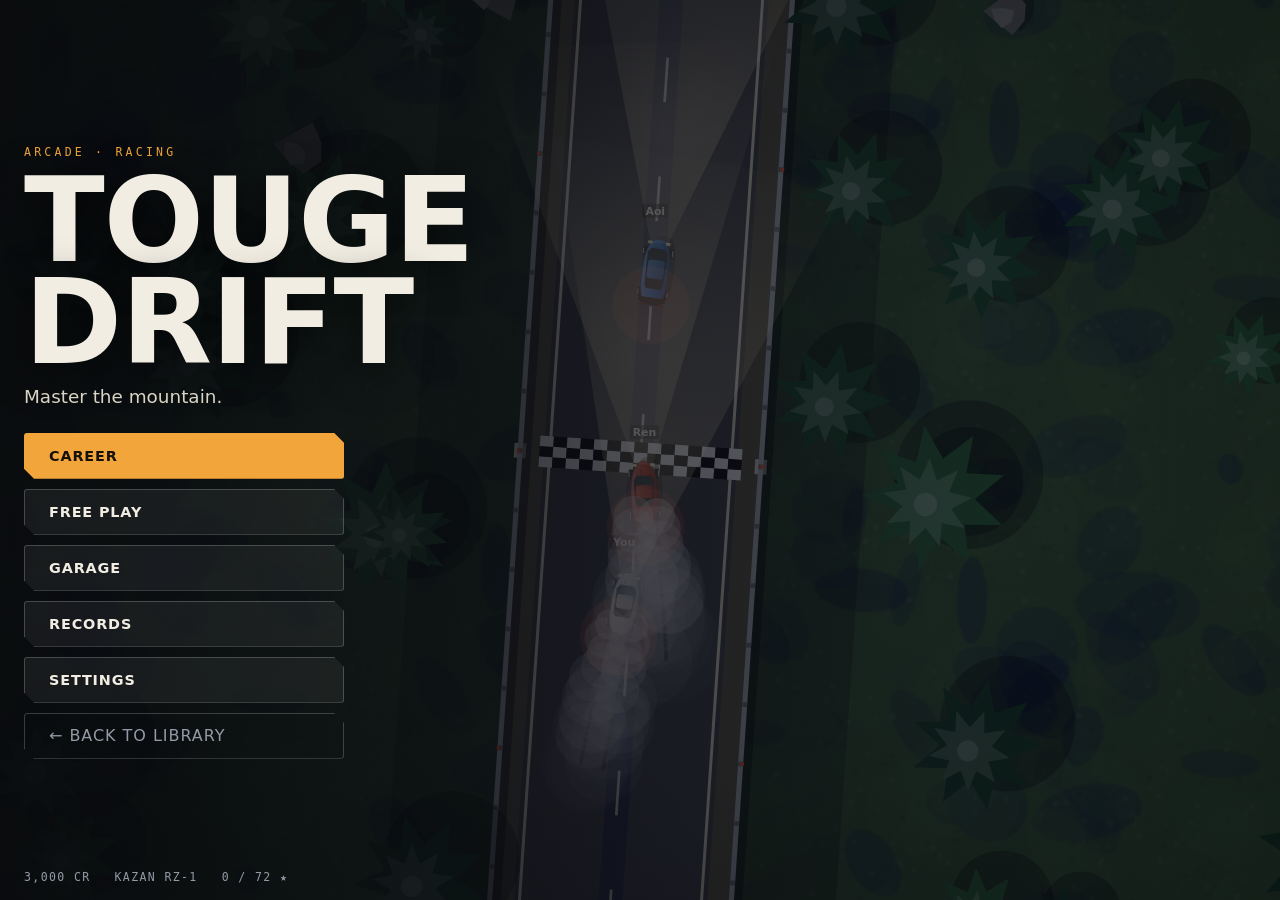
<file: games/touge-drift/index.html>
<!doctype html>
<html lang="en">
<head>
  <meta charset="utf-8">
  <title>Touge Drift</title>
  <meta name="viewport" content="width=device-width, initial-scale=1, viewport-fit=cover">
  <meta name="description" content="Touge Drift: top-down mountain-pass racing and drifting. Plays offline.">
  <meta name="theme-color" content="#0a0b0e">
  <link rel="icon" type="image/svg+xml" href="../../assets/icons/arcade.svg">
  <link rel="stylesheet" href="styles.css">
</head>
<body>
  <canvas id="view" aria-label="Game view"></canvas>
  <div id="ui" hidden></div>
  <noscript><p class="nojs">Touge Drift needs JavaScript.</p></noscript>
  <script src="physics.js"></script>
  <script src="vehicles.js"></script>
  <script src="tracks.js"></script>
  <script src="drift.js"></script>
  <script src="ai.js"></script>
  <script src="race.js"></script>
  <script src="progression.js"></script>
  <script src="audio.js"></script>
  <script src="render.js"></script>
  <script src="ui.js"></script>
  <script src="game.js"></script>
</body>
</html>
</file>
<file: launcher.css>
/* Arcade launcher: near-black stage, warm paper text, one accent per game. */
:root {
  --bg: #0a0b0e; --panel: #12141a; --panel2: #181b22; --line: rgba(255,255,255,.08); --line2: rgba(255,255,255,.16);
  --text: #ece8df; --muted: #8d919b; --accent: #f2a53a;
  --display: "Avenir Next Condensed", "Arial Narrow", "Helvetica Neue", "Segoe UI", system-ui, sans-serif;
  --body: system-ui, -apple-system, "Segoe UI", Roboto, "Helvetica Neue", Arial, sans-serif;
  --mono: ui-monospace, "SF Mono", Menlo, Consolas, monospace;
  --pad: clamp(16px, 4vw, 56px);
}
* { box-sizing: border-box; margin: 0; padding: 0; }
[hidden] { display: none !important; }
html { background: var(--bg); color-scheme: dark; scroll-behavior: smooth; }
body { background: radial-gradient(1200px 600px at 80% -10%, #1a1d26 0%, transparent 60%), var(--bg); color: var(--text); font-family: var(--body); line-height: 1.5; min-height: 100vh; min-height: 100dvh; display: flex; flex-direction: column; -webkit-font-smoothing: antialiased; }
a { color: inherit; text-decoration: none; }
:focus-visible { outline: 2px solid var(--accent); outline-offset: 3px; border-radius: 6px; }
.skip { position: absolute; left: -999px; top: 8px; background: var(--text); color: #000; padding: 8px 12px; border-radius: 8px; z-index: 50; }
.skip:focus { left: 8px; }

/* ---- top bar ---- */
.bar { position: sticky; top: 0; z-index: 20; display: flex; align-items: center; justify-content: space-between; padding: 14px var(--pad); padding-top: max(14px, env(safe-area-inset-top)); background: linear-gradient(180deg, rgba(10,11,14,.92), rgba(10,11,14,.6)); backdrop-filter: blur(10px); -webkit-backdrop-filter: blur(10px); border-bottom: 1px solid var(--line); }
.brand { display: flex; align-items: center; gap: 12px; font-family: var(--display); font-weight: 800; letter-spacing: .32em; font-size: .95rem; }
.bar nav { display: flex; gap: 6px; }
.bar nav a { padding: 8px 14px; border-radius: 999px; color: var(--muted); font-weight: 600; font-size: .9rem; transition: color .2s, background .2s; }
.bar nav a:hover { color: var(--text); background: rgba(255,255,255,.05); }
.bar nav a.on { color: var(--text); background: rgba(255,255,255,.09); }

main { flex: 1; outline: none; }
.view { animation: rise .45s cubic-bezier(.2,.7,.2,1) both; }
@keyframes rise { from { opacity: 0; transform: translateY(10px); } to { opacity: 1; transform: none; } }

/* ---- buttons ---- */
.btn { display: inline-flex; align-items: center; justify-content: center; gap: 10px; padding: 13px 26px; border-radius: 12px; font: inherit; font-weight: 700; font-size: .98rem; letter-spacing: .02em; cursor: pointer; border: 1px solid var(--line2); background: rgba(255,255,255,.05); color: var(--text); transition: transform .15s, background .2s, border-color .2s, box-shadow .2s; min-height: 46px; }
.btn:hover { background: rgba(255,255,255,.1); transform: translateY(-1px); }
.btn:active { transform: none; }
.btn.solid { background: var(--accent); color: #14110a; border-color: transparent; box-shadow: 0 8px 28px -8px var(--accent); }
.btn.solid:hover { filter: brightness(1.08); background: var(--accent); }
.btn.ghost { background: transparent; }
.btn.danger { border-color: rgba(255,90,80,.4); color: #ff9a90; }
.btn.small { padding: 8px 14px; min-height: 36px; font-size: .88rem; border-radius: 9px; }
.play-ico { width: 0; height: 0; border-left: 11px solid currentColor; border-top: 7px solid transparent; border-bottom: 7px solid transparent; }

/* ---- hero ---- */
.hero { position: relative; min-height: min(72vh, 640px); display: flex; align-items: flex-end; overflow: hidden; border-bottom: 1px solid var(--line); isolation: isolate; }
.hero > img { position: absolute; inset: 0; width: 100%; height: 100%; object-fit: cover; z-index: -2; animation: drift 24s ease-in-out infinite alternate; }
@keyframes drift { from { transform: scale(1.02) translateX(0); } to { transform: scale(1.09) translateX(-1.5%); } }
.hero::after { content: ""; position: absolute; inset: 0; z-index: -1; background: linear-gradient(0deg, var(--bg) 2%, rgba(10,11,14,.78) 34%, rgba(10,11,14,.1) 75%), linear-gradient(90deg, rgba(10,11,14,.85) 0%, rgba(10,11,14,0) 62%); }
.hero-in { padding: 0 var(--pad) clamp(28px, 6vw, 64px); max-width: 920px; }
.kicker { font-family: var(--mono); font-size: .76rem; letter-spacing: .22em; text-transform: uppercase; color: var(--accent); margin-bottom: 14px; }
.hero h1 { font-family: var(--display); font-weight: 800; text-transform: uppercase; letter-spacing: -.01em; line-height: .92; font-size: clamp(3rem, 9.5vw, 7.4rem); margin-bottom: 14px; }
.hero .tag { font-size: clamp(1.05rem, 2.2vw, 1.35rem); color: #d7d3c8; max-width: 38ch; margin-bottom: 8px; }
.hero .desc { color: var(--muted); max-width: 58ch; margin-bottom: 22px; display: -webkit-box; -webkit-line-clamp: 3; -webkit-box-orient: vertical; overflow: hidden; }
.chips { display: flex; flex-wrap: wrap; gap: 8px; margin-bottom: 22px; }
.chip { font-family: var(--mono); font-size: .74rem; letter-spacing: .08em; text-transform: uppercase; padding: 5px 11px; border: 1px solid var(--line2); border-radius: 999px; color: #c9c5ba; background: rgba(0,0,0,.25); }
.hero-actions { display: flex; flex-wrap: wrap; gap: 12px; }

/* ---- sections ---- */
section.block { padding: clamp(28px, 5vw, 56px) var(--pad) 0; }
.block h2 { font-family: var(--display); text-transform: uppercase; letter-spacing: .14em; font-size: .88rem; color: var(--muted); font-weight: 700; margin-bottom: 18px; display: flex; align-items: center; gap: 14px; }
.block h2::after { content: ""; flex: 1; height: 1px; background: var(--line); }
.recent { display: grid; grid-template-columns: repeat(auto-fill, minmax(260px, 1fr)); gap: 14px; }
.rcard { display: flex; align-items: center; gap: 14px; padding: 10px; border-radius: 14px; background: var(--panel); border: 1px solid var(--line); transition: border-color .2s, transform .2s; }
.rcard:hover { border-color: color-mix(in srgb, var(--accent) 55%, transparent); transform: translateY(-2px); }
.rcard img { width: 112px; aspect-ratio: 16/9; object-fit: cover; border-radius: 9px; }
.rcard b { display: block; font-size: 1rem; }
.rcard small { color: var(--muted); }
.empty { color: var(--muted); padding: 18px; border: 1px dashed var(--line2); border-radius: 14px; }

.grid { display: grid; grid-template-columns: repeat(auto-fill, minmax(min(100%, 340px), 1fr)); gap: clamp(14px, 2vw, 24px); }
.card { position: relative; display: flex; flex-direction: column; background: var(--panel); border: 1px solid var(--line); border-radius: 18px; overflow: hidden; transition: transform .3s cubic-bezier(.2,.7,.2,1), border-color .3s, box-shadow .3s; }
.card:hover, .card:focus-within { transform: translateY(-4px); border-color: color-mix(in srgb, var(--accent) 60%, transparent); box-shadow: 0 24px 60px -26px var(--accent); }
.card .art { position: relative; aspect-ratio: 16/9; overflow: hidden; display: block; }
.card .art img { width: 100%; height: 100%; object-fit: cover; transition: transform .6s cubic-bezier(.2,.7,.2,1); }
.card:hover .art img { transform: scale(1.06); }
.card .art::after { content: ""; position: absolute; inset: 0; background: linear-gradient(0deg, var(--panel) 0%, transparent 55%); }
.card .genre { position: absolute; left: 14px; top: 14px; z-index: 1; }
.card .body { padding: 6px 20px 20px; display: flex; flex-direction: column; gap: 10px; flex: 1; }
.card h3 { font-family: var(--display); text-transform: uppercase; font-size: 1.7rem; letter-spacing: .01em; line-height: 1; }
.card p { color: var(--muted); font-size: .94rem; display: -webkit-box; -webkit-line-clamp: 3; -webkit-box-orient: vertical; overflow: hidden; }
.card .row { margin-top: auto; display: flex; align-items: center; justify-content: space-between; gap: 10px; padding-top: 6px; }
.last { font-family: var(--mono); font-size: .74rem; color: var(--muted); letter-spacing: .04em; }

/* ---- detail ---- */
.detail { display: grid; grid-template-columns: minmax(0, 1.15fr) minmax(0, 1fr); gap: clamp(20px, 4vw, 56px); padding: clamp(20px, 4vw, 44px) var(--pad) 40px; }
.detail .back { grid-column: 1 / -1; color: var(--muted); font-weight: 600; font-size: .9rem; width: fit-content; }
.detail .back:hover { color: var(--text); }
.detail .cover { border-radius: 20px; overflow: hidden; border: 1px solid var(--line); aspect-ratio: 16/10; box-shadow: 0 40px 80px -40px var(--accent); }
.detail .cover img { width: 100%; height: 100%; object-fit: cover; display: block; }
.detail h1 { font-family: var(--display); text-transform: uppercase; font-size: clamp(2.4rem, 6vw, 4.4rem); line-height: .95; margin: 6px 0 10px; }
.detail .lead { color: #cfcbc0; margin-bottom: 18px; }
.panel { background: var(--panel); border: 1px solid var(--line); border-radius: 16px; padding: 18px 20px; margin-top: 16px; }
.panel h4 { font-family: var(--display); text-transform: uppercase; letter-spacing: .14em; font-size: .78rem; color: var(--muted); margin-bottom: 12px; }
.keys { display: grid; grid-template-columns: auto 1fr; gap: 8px 16px; align-items: center; font-size: .94rem; }
kbd { font-family: var(--mono); font-size: .78rem; padding: 3px 9px; border-radius: 7px; background: #0c0d11; border: 1px solid var(--line2); border-bottom-width: 2px; white-space: nowrap; }
.list { list-style: none; display: grid; gap: 9px; font-size: .94rem; color: #cfcbc0; }
.list li { padding-left: 20px; position: relative; }
.list li::before { content: ""; position: absolute; left: 0; top: .62em; width: 8px; height: 2px; background: var(--accent); }
.modes { display: grid; grid-template-columns: repeat(auto-fit, minmax(190px, 1fr)); gap: 10px; }
.mode { padding: 12px 14px; border-radius: 12px; background: var(--panel2); border: 1px solid var(--line); }
.mode b { display: block; margin-bottom: 2px; }
.mode span { color: var(--muted); font-size: .9rem; }
.facts { display: grid; grid-template-columns: repeat(auto-fit, minmax(130px, 1fr)); gap: 12px; }
.fact small { display: block; font-family: var(--mono); font-size: .68rem; letter-spacing: .14em; text-transform: uppercase; color: var(--muted); }
.fact b { font-size: 1rem; }

/* ---- settings ---- */
.settings { max-width: 860px; padding: clamp(24px, 4vw, 48px) var(--pad) 48px; }
.settings h1 { font-family: var(--display); text-transform: uppercase; font-size: clamp(2.2rem, 5vw, 3.4rem); margin-bottom: 6px; }
.settings .sub { color: var(--muted); margin-bottom: 8px; }
.setrow { display: flex; align-items: center; justify-content: space-between; gap: 18px; padding: 14px 0; border-top: 1px solid var(--line); }
.setrow:first-of-type { border-top: 0; }
.setrow b { display: block; }
.setrow small { color: var(--muted); font-size: .86rem; }
select, .select { font: inherit; color: var(--text); background: var(--panel2); border: 1px solid var(--line2); border-radius: 10px; padding: 9px 12px; min-height: 40px; }
.switch { position: relative; width: 52px; height: 30px; flex: none; }
.switch input { position: absolute; inset: 0; opacity: 0; cursor: pointer; z-index: 1; width: 100%; height: 100%; }
.switch i { position: absolute; inset: 0; border-radius: 999px; background: #2a2e37; border: 1px solid var(--line2); transition: background .2s; }
.switch i::after { content: ""; position: absolute; left: 3px; top: 3px; width: 22px; height: 22px; border-radius: 50%; background: #cfcbc0; transition: transform .2s, background .2s; }
.switch input:checked + i { background: var(--accent); border-color: transparent; }
.switch input:checked + i::after { transform: translateX(22px); background: #14110a; }
.switch input:focus-visible + i { outline: 2px solid var(--accent); outline-offset: 3px; }
.store { width: 100%; border-collapse: collapse; font-size: .92rem; }
.store td { padding: 8px 0; border-top: 1px solid var(--line); }
.store td:last-child { text-align: right; font-family: var(--mono); color: var(--muted); }
.note { color: var(--muted); font-size: .86rem; margin-top: 10px; }
.btnrow { display: flex; flex-wrap: wrap; gap: 10px; }

/* ---- misc ---- */
.foot { display: flex; flex-wrap: wrap; justify-content: space-between; gap: 8px; padding: 36px var(--pad) max(28px, env(safe-area-inset-bottom)); color: #5f636d; font-size: .8rem; font-family: var(--mono); }
dialog { margin: auto; max-width: min(92vw, 440px); background: var(--panel2); color: var(--text); border: 1px solid var(--line2); border-radius: 18px; padding: 24px; }
dialog::backdrop { background: rgba(0,0,0,.65); backdrop-filter: blur(3px); }
dialog h3 { font-family: var(--display); text-transform: uppercase; margin-bottom: 8px; }
dialog p { color: #cfcbc0; margin-bottom: 18px; white-space: pre-line; }
.dlg-actions { display: flex; gap: 10px; justify-content: flex-end; }
.toast { position: fixed; left: 50%; bottom: 24px; transform: translateX(-50%); background: #1d2028; border: 1px solid var(--line2); padding: 11px 18px; border-radius: 999px; font-size: .92rem; z-index: 40; animation: rise .3s both; max-width: 90vw; }

.reduce-motion *, .reduce-motion *::before, .reduce-motion *::after { animation: none !important; transition: none !important; scroll-behavior: auto !important; }
@media (prefers-reduced-motion: reduce) { html:not(.motion-on) *, html:not(.motion-on) *::before, html:not(.motion-on) *::after { animation: none !important; transition: none !important; } }

@media (max-width: 860px) {
  .detail { grid-template-columns: 1fr; }
  .hero { min-height: 62vh; }
  .hero::after { background: linear-gradient(0deg, var(--bg) 4%, rgba(10,11,14,.82) 45%, rgba(10,11,14,.25) 100%); }
  .setrow { flex-wrap: wrap; }
}
@media (max-width: 520px) {
  .brand span { letter-spacing: .22em; }
  .hero-actions .btn { flex: 1; }
  .rcard img { width: 92px; }
}
</file>
<file: games/touge-drift/styles.css>
/* Touge Drift: dark asphalt, amber instruments, crisp mono labels. */
:root { --bg: #0a0b0e; --panel: rgba(12,13,17,.86); --panel2: rgba(22,24,30,.9); --line: rgba(255,255,255,.1); --line2: rgba(255,255,255,.2); --text: #f1ede3; --muted: #939aa6; --amber: #f2a53a; --amber2: #ffc46b; --red: #ff6a52; --green: #7be07b;
  --display: "Avenir Next Condensed", "Arial Narrow", "Helvetica Neue", system-ui, sans-serif; --body: system-ui, -apple-system, "Segoe UI", Roboto, Arial, sans-serif; --mono: ui-monospace, "SF Mono", Menlo, Consolas, monospace; }
* { box-sizing: border-box; margin: 0; padding: 0; }
[hidden] { display: none !important; }
html, body { height: 100%; overflow: hidden; background: var(--bg); color: var(--text); font-family: var(--body); overscroll-behavior: none; -webkit-user-select: none; user-select: none; touch-action: none; }
#view { position: fixed; inset: 0; width: 100%; height: 100%; display: block; }
#ui { position: fixed; inset: 0; z-index: 5; }
.nojs { position: fixed; inset: 0; display: grid; place-items: center; background: var(--bg); }
button, a.btn { font: inherit; color: inherit; cursor: pointer; }
:focus-visible { outline: 2px solid var(--amber); outline-offset: 2px; }

.screen { position: absolute; inset: 0; display: flex; flex-direction: column; padding: max(18px, env(safe-area-inset-top)) max(24px, env(safe-area-inset-right)) max(18px, env(safe-area-inset-bottom)) max(24px, env(safe-area-inset-left)); overflow: auto; background: linear-gradient(90deg, rgba(8,9,12,.9) 0%, rgba(8,9,12,.62) 40%, rgba(8,9,12,.12) 100%); animation: in .35s cubic-bezier(.2,.7,.2,1) both; }
@keyframes in { from { opacity: 0; transform: translateY(8px); } to { opacity: 1; transform: none; } }
@media (prefers-reduced-motion: reduce) { * { animation: none !important; transition: none !important; } }

/* buttons */
.btn { display: inline-flex; align-items: center; justify-content: center; gap: 8px; min-height: 46px; padding: 10px 24px; font-weight: 700; letter-spacing: .06em; text-transform: uppercase; font-size: .9rem; text-decoration: none; background: rgba(255,255,255,.06); border: 1px solid var(--line2); border-radius: 3px; clip-path: polygon(0 0, calc(100% - 10px) 0, 100% 10px, 100% 100%, 10px 100%, 0 calc(100% - 10px)); transition: background .15s, transform .15s, border-color .15s; }
.btn:hover { background: rgba(255,255,255,.12); border-color: var(--amber); }
.btn:active { transform: translateY(1px); }
.btn.primary { background: var(--amber); color: #15100a; border-color: transparent; }
.btn.primary:hover { background: var(--amber2); }
.btn.ghost { background: transparent; color: var(--muted); }
.btn.danger { border-color: rgba(255,106,82,.5); color: #ff9a88; }
.btn.small { min-height: 36px; padding: 6px 14px; font-size: .78rem; }
.btn:disabled { opacity: .38; cursor: not-allowed; }
.btn:disabled:hover { background: rgba(255,255,255,.06); border-color: var(--line2); }

/* title */
.s-title { justify-content: center; }
.logo { margin-bottom: 26px; }
.kicker { font-family: var(--mono); font-size: .72rem; letter-spacing: .28em; color: var(--amber); }
.logo h1 { font-family: var(--display); font-weight: 900; font-size: clamp(3.4rem, 10vw, 7.4rem); line-height: .86; letter-spacing: -.01em; text-transform: uppercase; margin: 10px 0 12px; text-shadow: 0 8px 40px rgba(0,0,0,.6); }
.logo p { color: #d9d4c4; font-size: 1.15rem; }
.menu { display: flex; flex-direction: column; gap: 10px; width: min(320px, 100%); }
.menu .btn { justify-content: flex-start; }
.foot { position: absolute; left: 24px; right: 24px; bottom: 16px; display: flex; gap: 24px; font-family: var(--mono); font-size: .72rem; letter-spacing: .12em; color: var(--muted); text-transform: uppercase; }

/* headers / generic body */
.top { display: flex; align-items: center; gap: 16px; padding-bottom: 14px; border-bottom: 1px solid var(--line); margin-bottom: 18px; }
.top h2 { font-family: var(--display); font-weight: 800; font-size: 1.9rem; letter-spacing: .02em; text-transform: uppercase; flex: 1; }
.credits { font-family: var(--mono); font-weight: 700; font-size: 1.15rem; color: var(--amber); } .credits small { color: var(--muted); font-size: .7rem; }
.body { flex: 1; min-height: 0; width: min(1180px, 100%); }
.lead { color: #cfcabb; margin-bottom: 16px; max-width: 70ch; }
.note { color: var(--muted); font-size: .84rem; margin: 8px 0; }
.actions { display: flex; gap: 12px; margin-top: 20px; flex-wrap: wrap; }
.btnrow { display: flex; flex-wrap: wrap; gap: 10px; }
.tabs, .seg { display: flex; gap: 8px; flex-wrap: wrap; margin-bottom: 14px; }
.tab { padding: 8px 16px; background: transparent; border: 1px solid var(--line2); border-radius: 3px; font-weight: 700; font-size: .78rem; letter-spacing: .08em; text-transform: uppercase; }
.tab.on { background: var(--amber); color: #15100a; border-color: transparent; }
.inline { display: flex; align-items: center; gap: 10px; margin-top: 14px; } .inline label { color: var(--muted); font-family: var(--mono); font-size: .75rem; letter-spacing: .1em; text-transform: uppercase; }
.chk { display: flex; gap: 8px; align-items: center; margin-top: 12px; color: #d9d4c4; font-size: .9rem; cursor: pointer; } .chk input { width: 18px; height: 18px; accent-color: var(--amber); }

/* career */
.regions { display: grid; grid-template-columns: repeat(auto-fill, minmax(260px, 1fr)); gap: 14px; }
.region { position: relative; text-align: left; padding: 18px 18px 16px; background: var(--panel); border: 1px solid var(--line); border-radius: 4px; display: grid; gap: 4px; transition: border-color .2s, transform .2s; }
.region:hover:not(:disabled) { border-color: var(--amber); transform: translateY(-3px); }
.region .no { font-family: var(--mono); color: var(--amber); font-size: .78rem; letter-spacing: .2em; }
.region .nm { font-family: var(--display); font-weight: 800; font-size: 1.7rem; text-transform: uppercase; line-height: 1; }
.region .tag { color: var(--muted); font-size: .86rem; } .region .stars { font-family: var(--mono); font-size: .8rem; margin-top: 8px; } .region .len { position: absolute; right: 16px; top: 16px; font-family: var(--mono); color: var(--muted); font-size: .76rem; }
.region.locked { opacity: .5; cursor: not-allowed; }
.events { display: grid; gap: 10px; }
.event { display: flex; align-items: center; gap: 16px; padding: 14px 16px; background: var(--panel); border: 1px solid var(--line); border-radius: 4px; }
.event .ico { width: 44px; height: 44px; border-radius: 3px; background: var(--panel2) center/60% no-repeat; border: 1px solid var(--line2); flex: none; }
.event .ico.time { background-image: radial-gradient(circle at 50% 50%, transparent 38%, var(--amber) 40% 48%, transparent 50%), linear-gradient(var(--amber), var(--amber)); background-size: 100% 100%, 2px 40%; background-repeat: no-repeat; background-position: center, 50% 30%; }
.event .ico.drift { background-image: linear-gradient(115deg, transparent 40%, var(--amber) 42% 52%, transparent 54%); background-size: 100% 100%; }
.event .ico.rival { background-image: linear-gradient(90deg, var(--amber) 0 30%, transparent 30% 40%, #fff 40% 70%, transparent 70%); background-size: 80% 30%; background-position: center; }
.event .txt { flex: 1; display: grid; gap: 2px; } .event .txt b { font-family: var(--display); font-size: 1.25rem; text-transform: uppercase; } .event .txt span { color: #cfcabb; font-size: .9rem; } .event .txt small { color: var(--muted); font-family: var(--mono); font-size: .74rem; }
.event .side { display: grid; gap: 6px; justify-items: end; } .event .side small { color: var(--muted); font-family: var(--mono); font-size: .7rem; }
.pips { display: inline-flex; gap: 4px; } .pips i { width: 14px; height: 14px; border-radius: 50%; background: rgba(255,255,255,.14); }
.pips.m1 i:nth-child(1) { background: #c98a52; } .pips.m2 i:nth-child(-n+2) { background: #c4cad2; } .pips.m3 i { background: #ffc94a; }
.pips.m2 i:nth-child(1) { background: #c4cad2; }

/* free play */
.courses { display: grid; grid-template-columns: repeat(auto-fill, minmax(200px, 1fr)); gap: 12px; }
.course { text-align: left; padding: 14px; background: var(--panel); border: 1px solid var(--line); border-radius: 4px; display: grid; gap: 3px; } .course b { font-family: var(--display); font-size: 1.2rem; text-transform: uppercase; } .course span { color: var(--muted); font-size: .84rem; } .course small { font-family: var(--mono); color: var(--amber); font-size: .74rem; }
.course.on { border-color: var(--amber); box-shadow: inset 0 0 0 1px var(--amber); } .course.locked { opacity: .4; cursor: not-allowed; }

/* pre-race */
.prerace { display: grid; grid-template-columns: 1fr 1fr; gap: 16px; align-content: start; }
.card { background: var(--panel); border: 1px solid var(--line); border-radius: 4px; padding: 20px; } .card h3 { font-family: var(--display); font-weight: 800; font-size: 2rem; text-transform: uppercase; margin: 6px 0; } .card p { color: #cfcabb; margin-bottom: 12px; }
.targets { display: flex; flex-wrap: wrap; gap: 8px; margin-top: 10px; } .t { padding: 8px 12px; border: 1px solid var(--line2); border-radius: 3px; display: grid; min-width: 96px; } .t b { font-family: var(--mono); font-size: .68rem; letter-spacing: .12em; text-transform: uppercase; color: var(--muted); } .t span { font-family: var(--mono); font-weight: 700; }
.t.gold b { color: #ffc94a; } .t.silver b { color: #c4cad2; } .t.bronze b { color: #d9955c; } .t.hit { border-color: var(--amber); background: rgba(242,165,58,.14); }

/* garage */
.garage { display: grid; grid-template-columns: 250px minmax(0, 1fr) 370px; gap: 16px; align-items: start; }
.carlist { display: grid; gap: 6px; max-height: calc(100vh - 150px); overflow: auto; }
.carrow { text-align: left; padding: 10px 12px; background: var(--panel); border: 1px solid var(--line); border-radius: 3px; display: grid; gap: 1px; position: relative; } .carrow b { font-family: var(--display); font-size: 1.1rem; text-transform: uppercase; } .carrow span { color: var(--muted); font-size: .78rem; } .carrow small { position: absolute; right: 10px; top: 10px; font-family: var(--mono); font-size: .66rem; color: var(--amber); letter-spacing: .08em; }
.carrow.on { border-color: var(--amber); background: rgba(242,165,58,.1); }
.preview { background: var(--panel); border: 1px solid var(--line); border-radius: 4px; overflow: hidden; } #gcar { width: 100%; height: 260px; display: block; } .pname { padding: 14px 18px 0; } .pname h3 { font-family: var(--display); font-size: 2.2rem; text-transform: uppercase; } .pname span { color: var(--amber); font-family: var(--mono); font-size: .76rem; letter-spacing: .1em; text-transform: uppercase; } .blurb { padding: 8px 18px 18px; color: #cfcabb; }
.panel2 { background: var(--panel); border: 1px solid var(--line); border-radius: 4px; padding: 16px; max-height: calc(100vh - 150px); overflow: auto; } .panel2 h4 { font-family: var(--mono); font-size: .72rem; letter-spacing: .2em; text-transform: uppercase; color: var(--muted); margin: 16px 0 8px; } .panel2 .btn.primary { width: 100%; margin-top: 14px; }
.stats-list { display: grid; gap: 7px; } .stat { display: grid; grid-template-columns: 96px 1fr auto; gap: 10px; align-items: center; font-size: .82rem; } .stat .k { color: var(--muted); } .stat .v { font-family: var(--mono); font-weight: 700; text-align: right; min-width: 118px; white-space: nowrap; }
.bar { position: relative; height: 7px; background: rgba(255,255,255,.1); border-radius: 4px; overflow: hidden; } .bar i { position: absolute; left: 0; top: 0; height: 100%; background: var(--amber); } .bar i.plus { background: var(--green); } .bar i.minus { background: var(--red); }
em { font-style: normal; font-family: var(--mono); font-size: .74rem; margin-left: 6px; } em.up { color: var(--green); } em.down { color: var(--red); }
.upg { display: flex; align-items: center; justify-content: space-between; gap: 12px; padding: 10px 0; border-top: 1px solid var(--line); } .upg b { display: block; } .upg small { color: var(--muted); font-size: .76rem; display: block; margin-top: 2px; } .upg.col { flex-direction: column; align-items: stretch; } .upg .buy { display: grid; gap: 6px; justify-items: end; text-align: right; } .maxed { font-family: var(--mono); color: var(--green); }
.compounds { display: grid; grid-template-columns: 1fr 1fr; gap: 8px; } .comp { text-align: left; padding: 10px; background: rgba(255,255,255,.04); border: 1px solid var(--line2); border-radius: 3px; display: grid; gap: 3px; } .comp.on { border-color: var(--amber); background: rgba(242,165,58,.12); } .comp span { font-family: var(--mono); color: var(--amber); font-size: .74rem; } .comp small { color: var(--muted); font-size: .72rem; }
.swatches { display: flex; flex-wrap: wrap; gap: 8px; margin-top: 8px; } .sw { width: 32px; height: 32px; border-radius: 50%; border: 2px solid rgba(255,255,255,.25); } .sw.on { border-color: var(--amber); box-shadow: 0 0 0 2px var(--bg), 0 0 0 4px var(--amber); }
input[type=range] { accent-color: var(--amber); width: 100%; }

/* settings / records */
.settings { max-width: 760px; display: grid; gap: 16px; align-content: start; } .grp { background: var(--panel); border: 1px solid var(--line); border-radius: 4px; padding: 14px 18px; } .grp h4 { font-family: var(--mono); font-size: .72rem; letter-spacing: .2em; text-transform: uppercase; color: var(--amber); margin-bottom: 8px; }
.setrow { display: grid; grid-template-columns: 170px 1fr 56px; gap: 12px; align-items: center; padding: 7px 0; } .setrow label { color: #d9d4c4; } .setrow output { font-family: var(--mono); color: var(--muted); text-align: right; } .setrow select { grid-column: 2 / 4; }
select { font: inherit; color: var(--text); background: #14161c; border: 1px solid var(--line2); border-radius: 3px; padding: 8px 10px; }
.keys { display: grid; grid-template-columns: 150px 1fr; gap: 6px 12px; align-items: center; font-size: .9rem; } kbd { font-family: var(--mono); font-size: .74rem; padding: 3px 8px; background: #0c0d11; border: 1px solid var(--line2); border-bottom-width: 2px; border-radius: 4px; white-space: nowrap; }
.rec { width: 100%; border-collapse: collapse; margin-bottom: 20px; } .rec th { text-align: left; font-family: var(--mono); font-size: .7rem; letter-spacing: .14em; text-transform: uppercase; color: var(--muted); padding: 8px; border-bottom: 1px solid var(--line2); } .rec td { padding: 10px 8px; border-bottom: 1px solid var(--line); font-family: var(--mono); font-size: .88rem; } .rec td:first-child { font-family: var(--display); font-size: 1.1rem; text-transform: uppercase; }
.stats { display: grid; grid-template-columns: repeat(auto-fit, minmax(140px, 1fr)); gap: 10px; } .stats div { background: var(--panel); border: 1px solid var(--line); padding: 12px; border-radius: 4px; } .stats b { display: block; font-family: var(--display); font-size: 1.7rem; } .stats span { color: var(--muted); font-size: .76rem; font-family: var(--mono); text-transform: uppercase; letter-spacing: .1em; }

/* results */
.s-results { align-items: center; justify-content: center; background: rgba(6,7,10,.84); } .res { width: min(620px, 100%); text-align: center; background: var(--panel); border: 1px solid var(--line2); border-radius: 6px; padding: 26px 28px; }
.medal { width: 96px; height: 96px; margin: 0 auto 6px; } .medal svg { width: 100%; height: 100%; } .medal circle { fill: #2a2d35; stroke: #555; stroke-width: 4; } .medal path { fill: #555; } .medal.gold circle { fill: #c8901c; stroke: #ffd36a; } .medal.gold path { fill: #fff0b8; } .medal.silver circle { fill: #7d848f; stroke: #e1e5ea; } .medal.silver path { fill: #fff; } .medal.bronze circle { fill: #8a5a34; stroke: #d9955c; } .medal.bronze path { fill: #ffe0c4; }
.res h2 { font-family: var(--display); font-size: 2.6rem; text-transform: uppercase; letter-spacing: .04em; } .where { color: var(--muted); font-family: var(--mono); font-size: .76rem; text-transform: uppercase; letter-spacing: .1em; margin: 2px 0 14px; }
.big { font-family: var(--mono); font-weight: 800; font-size: 3rem; } .res > span { color: var(--muted); }
.res .targets { justify-content: center; margin: 16px 0 6px; } .reward { margin-top: 14px; font-family: var(--mono); font-weight: 800; font-size: 1.6rem; color: var(--amber); } .reward small { display: block; font-size: .72rem; color: var(--muted); font-weight: 500; }
.rec-new, .unlock { margin-top: 8px; font-family: var(--mono); font-size: .8rem; letter-spacing: .08em; color: var(--green); } .unlock { color: var(--amber); } .res .actions { justify-content: center; }

/* pause + modal + toast */
.s-pause { align-items: center; justify-content: center; background: rgba(6,7,10,.7); } .panel { width: min(340px, 100%); background: var(--panel); border: 1px solid var(--line2); border-radius: 6px; padding: 22px; display: grid; gap: 10px; } .panel h2 { font-family: var(--display); font-size: 2rem; text-transform: uppercase; text-align: center; margin-bottom: 4px; }
.modal { position: fixed; inset: 0; z-index: 40; display: grid; place-items: center; background: rgba(0,0,0,.65); padding: 16px; } .dlg { width: min(420px, 100%); background: #14161c; border: 1px solid var(--line2); border-radius: 6px; padding: 22px; } .dlg h3 { font-family: var(--display); font-size: 1.5rem; text-transform: uppercase; margin-bottom: 8px; } .dlg p { color: #cfcabb; margin-bottom: 18px; } .dlg .row { display: flex; gap: 10px; justify-content: flex-end; }
#toast { position: fixed; left: 50%; bottom: 26px; transform: translate(-50%, 20px); opacity: 0; transition: .25s; background: #1d2028; border: 1px solid var(--line2); padding: 10px 18px; border-radius: 3px; font-family: var(--mono); font-size: .84rem; z-index: 50; pointer-events: none; max-width: 90vw; } #toast.on { opacity: 1; transform: translate(-50%, 0); }

@media (max-width: 1100px) { .garage { grid-template-columns: 220px minmax(0, 1fr); } .garage .panel2 { grid-column: 1 / -1; max-height: none; } }
@media (max-width: 760px) {
  .screen { padding-left: 14px; padding-right: 14px; background: rgba(8,9,12,.9); } .prerace { grid-template-columns: 1fr; } .garage { grid-template-columns: 1fr; } .carlist { display: flex; overflow-x: auto; max-height: none; } .carrow { min-width: 190px; }
  .event { flex-wrap: wrap; } .setrow { grid-template-columns: 1fr; } .setrow select { grid-column: 1; } .foot { display: none; } .stat { grid-template-columns: 82px 1fr auto; }
}
</file>
